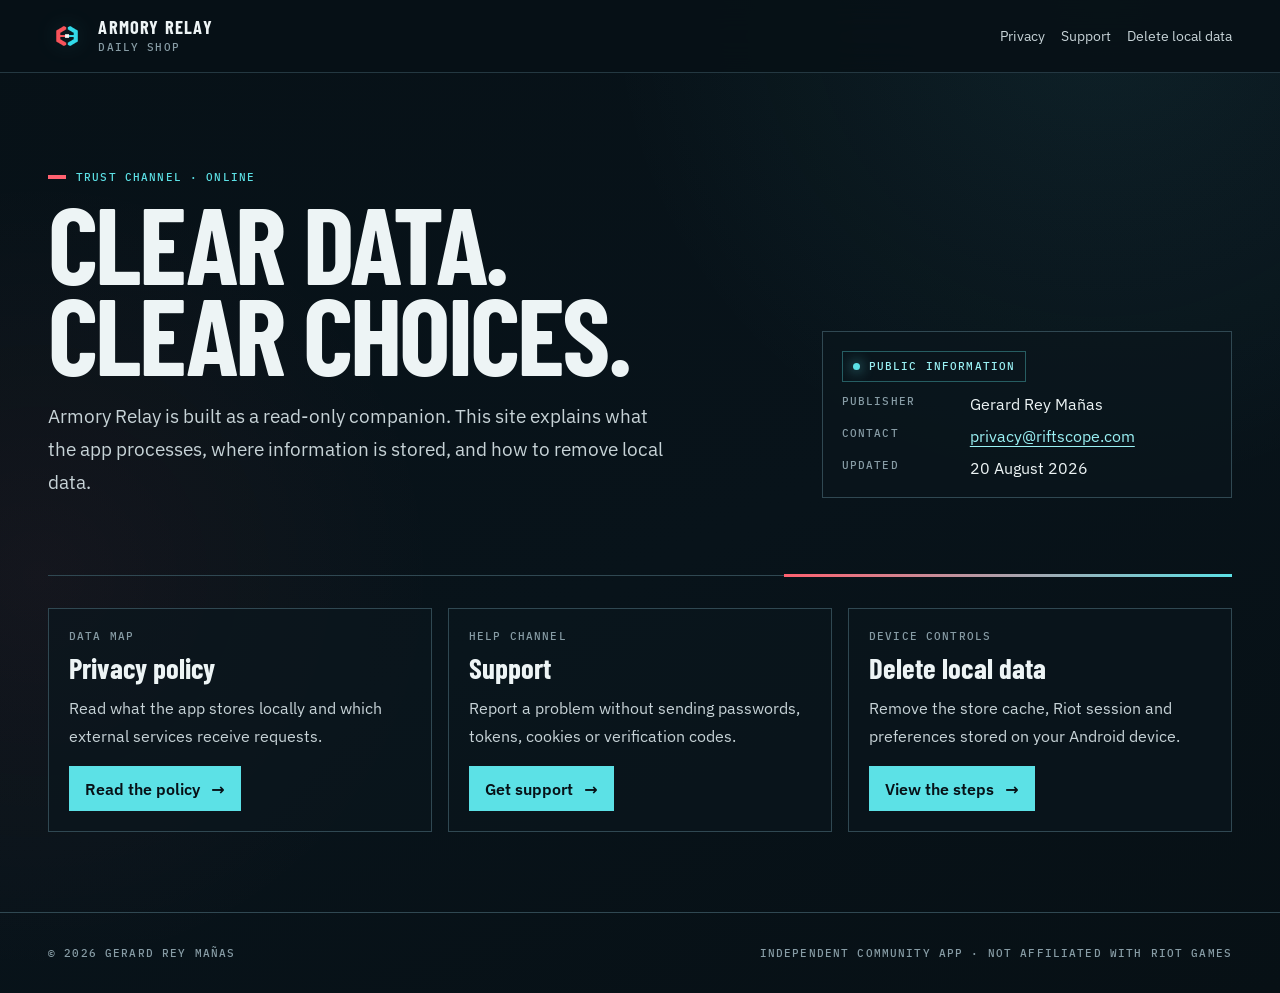
<file: index.html>
<!doctype html>
<html lang="en">
  <head>
    <meta charset="utf-8" />
    <meta name="viewport" content="width=device-width, initial-scale=1" />
    <meta name="theme-color" content="#071117" />
    <meta name="referrer" content="no-referrer" />
    <meta
      http-equiv="Content-Security-Policy"
      content="default-src 'none'; style-src 'self'; font-src 'self'; img-src 'self' data:; connect-src 'none'; base-uri 'none'; form-action 'none'; upgrade-insecure-requests"
    />
    <meta
      name="description"
      content="Privacy, support and local data controls for Armory Relay: Daily Shop."
    />
    <title>Armory Relay · Privacy &amp; Support</title>
    <link rel="stylesheet" href="./assets/styles.css" />
    <link rel="icon" type="image/png" href="./assets/armory-relay-mark.png" />
  </head>
  <body>
    <a class="skip-link" href="#main">Skip to content</a>
    <header class="site-header">
      <div class="site-header__inner">
        <a class="brand" href="./" aria-label="Armory Relay home">
          <img src="./assets/armory-relay-mark.png" alt="" />
          <span><strong>ARMORY RELAY</strong><small>DAILY SHOP</small></span>
        </a>
        <nav class="site-nav" aria-label="Support navigation">
          <a href="./privacy/">Privacy</a>
          <a href="./support/">Support</a>
          <a href="./data-deletion/">Delete local data</a>
        </nav>
      </div>
    </header>

    <main id="main" class="page-shell">
      <section class="hero">
        <div>
          <span class="eyebrow">Trust channel · online</span>
          <h1>Clear data. Clear choices.</h1>
          <p class="hero-copy">
            Armory Relay is built as a read-only companion. This site explains
            what the app processes, where information is stored, and how to
            remove local data.
          </p>
        </div>
        <aside class="hero-meta" aria-label="Publisher details">
          <span class="status-chip">Public information</span>
          <dl class="fact">
            <dt>Publisher</dt>
            <dd>Gerard Rey Mañas</dd>
          </dl>
          <dl class="fact">
            <dt>Contact</dt>
            <dd>
              <a href="mailto:privacy@riftscope.com">privacy@riftscope.com</a>
            </dd>
          </dl>
          <dl class="fact">
            <dt>Updated</dt>
            <dd>20 August 2026</dd>
          </dl>
        </aside>
      </section>

      <div class="info-grid">
        <article class="info-card">
          <span class="section-label">Data map</span>
          <h2>Privacy policy</h2>
          <p>
            Read what the app stores locally and which external services receive
            requests.
          </p>
          <a class="action-link" href="./privacy/">Read the policy</a>
        </article>
        <article class="info-card">
          <span class="section-label">Help channel</span>
          <h2>Support</h2>
          <p>
            Report a problem without sending passwords, tokens, cookies or
            verification codes.
          </p>
          <a class="action-link" href="./support/">Get support</a>
        </article>
        <article class="info-card">
          <span class="section-label">Device controls</span>
          <h2>Delete local data</h2>
          <p>
            Remove the store cache, Riot session and preferences stored on your
            Android device.
          </p>
          <a class="action-link" href="./data-deletion/">View the steps</a>
        </article>
      </div>
    </main>

    <footer class="site-footer">
      <div class="site-footer__inner">
        <p>© 2026 Gerard Rey Mañas</p>
        <p>Independent community app · Not affiliated with Riot Games</p>
      </div>
    </footer>
  </body>
</html>
</file>
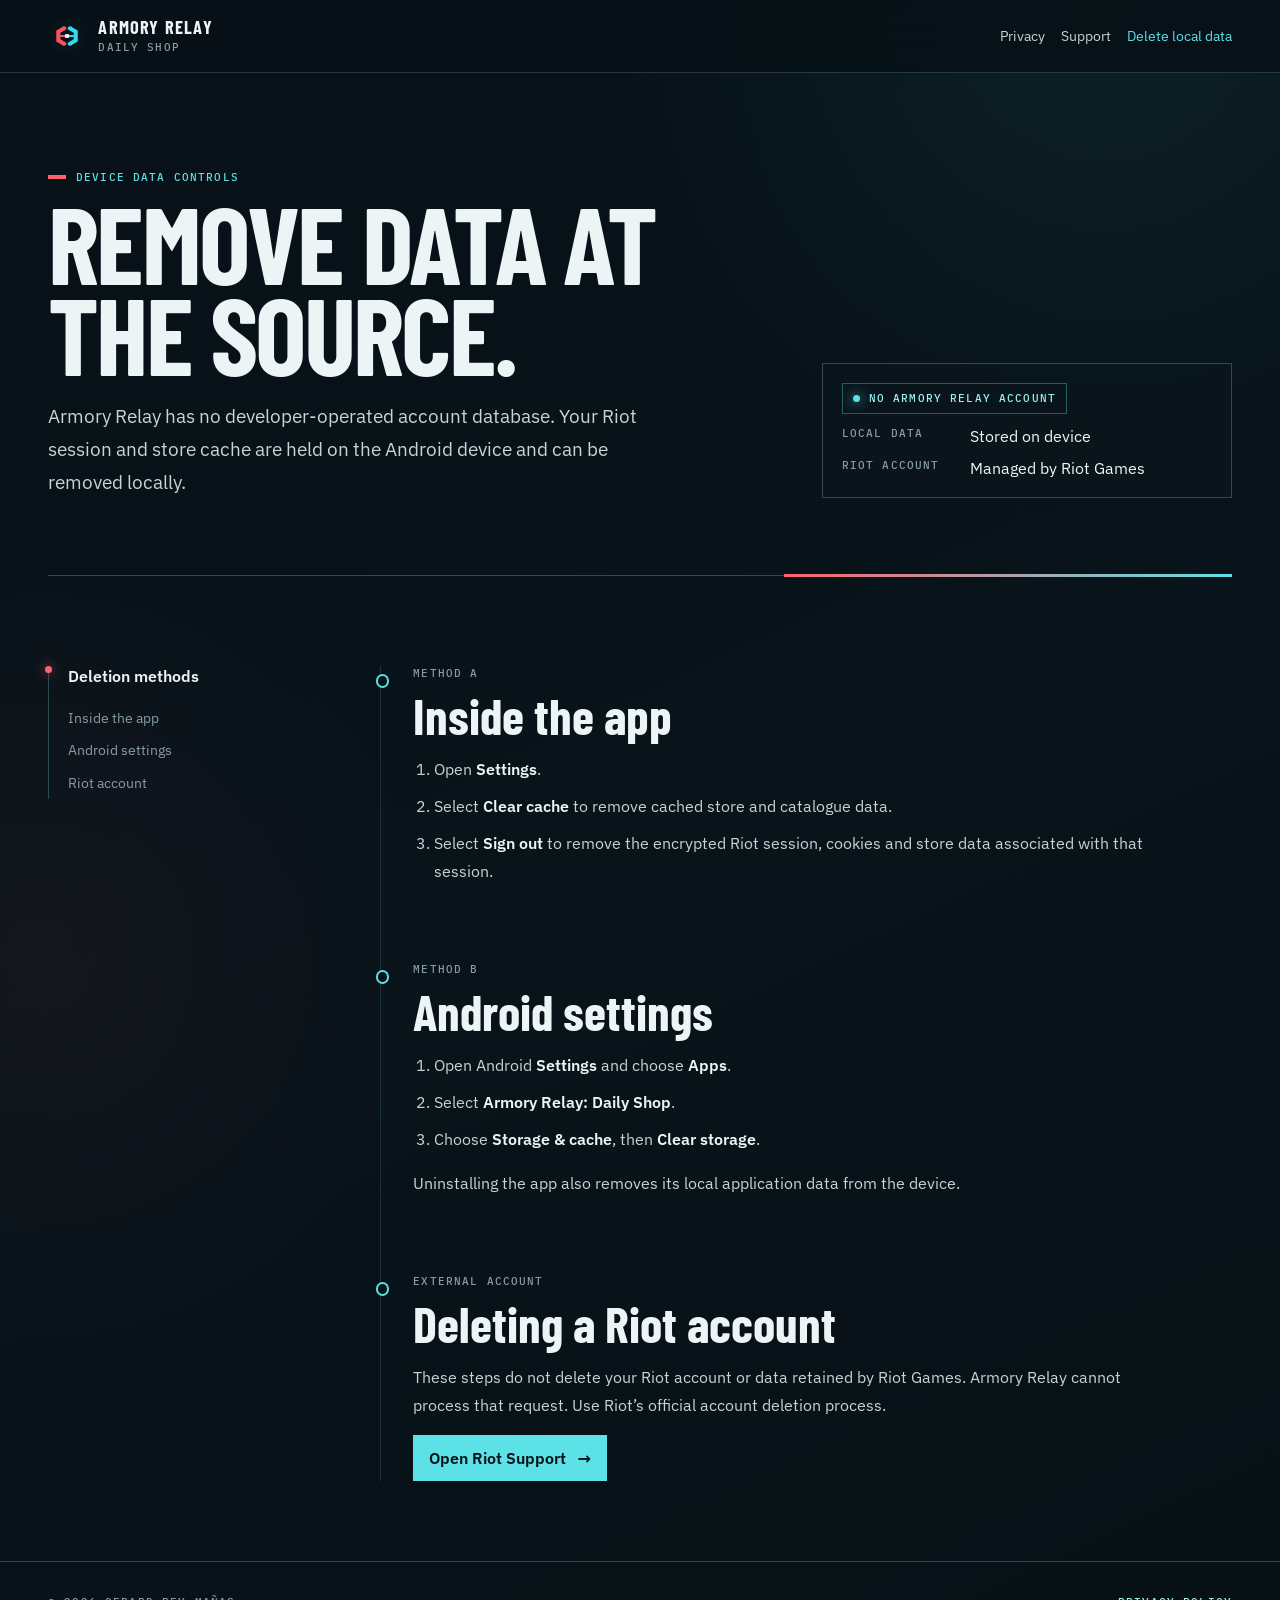
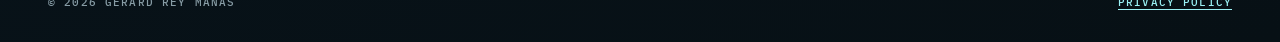
<file: data-deletion/index.html>
<!doctype html>
<html lang="en">
  <head>
    <meta charset="utf-8" />
    <meta name="viewport" content="width=device-width, initial-scale=1" />
    <meta name="theme-color" content="#071117" />
    <meta name="referrer" content="no-referrer" />
    <meta
      http-equiv="Content-Security-Policy"
      content="default-src 'none'; style-src 'self'; font-src 'self'; img-src 'self' data:; connect-src 'none'; base-uri 'none'; form-action 'none'; upgrade-insecure-requests"
    />
    <meta
      name="description"
      content="How to delete local data stored by Armory Relay: Daily Shop."
    />
    <title>Delete local data · Armory Relay</title>
    <link rel="stylesheet" href="../assets/styles.css" />
    <link rel="icon" type="image/png" href="../assets/armory-relay-mark.png" />
  </head>
  <body>
    <a class="skip-link" href="#main">Skip to content</a>
    <header class="site-header">
      <div class="site-header__inner">
        <a class="brand" href="../" aria-label="Armory Relay home">
          <img src="../assets/armory-relay-mark.png" alt="" />
          <span><strong>ARMORY RELAY</strong><small>DAILY SHOP</small></span>
        </a>
        <nav class="site-nav" aria-label="Support navigation">
          <a href="../privacy/">Privacy</a>
          <a href="../support/">Support</a>
          <a href="./" aria-current="page">Delete local data</a>
        </nav>
      </div>
    </header>

    <main id="main" class="page-shell">
      <section class="hero">
        <div>
          <span class="eyebrow">Device data controls</span>
          <h1>Remove data at the source.</h1>
          <p class="hero-copy">
            Armory Relay has no developer-operated account database. Your Riot
            session and store cache are held on the Android device and can be
            removed locally.
          </p>
        </div>
        <aside class="hero-meta" aria-label="Deletion scope">
          <span class="status-chip">No Armory Relay account</span>
          <dl class="fact">
            <dt>Local data</dt>
            <dd>Stored on device</dd>
          </dl>
          <dl class="fact">
            <dt>Riot account</dt>
            <dd>Managed by Riot Games</dd>
          </dl>
        </aside>
      </section>

      <div class="policy-grid">
        <aside class="policy-rail" aria-label="Deletion methods">
          <strong>Deletion methods</strong>
          <a href="#app-controls">Inside the app</a>
          <a href="#android-controls">Android settings</a>
          <a href="#riot-account">Riot account</a>
        </aside>
        <div class="policy-content">
          <section id="app-controls" class="policy-section">
            <span class="section-label">Method A</span>
            <h2>Inside the app</h2>
            <ol>
              <li>Open <strong>Settings</strong>.</li>
              <li>
                Select <strong>Clear cache</strong> to remove cached store and
                catalogue data.
              </li>
              <li>
                Select <strong>Sign out</strong> to remove the encrypted Riot
                session, cookies and store data associated with that session.
              </li>
            </ol>
          </section>

          <section id="android-controls" class="policy-section">
            <span class="section-label">Method B</span>
            <h2>Android settings</h2>
            <ol>
              <li>
                Open Android <strong>Settings</strong> and choose
                <strong>Apps</strong>.
              </li>
              <li>Select <strong>Armory Relay: Daily Shop</strong>.</li>
              <li>
                Choose <strong>Storage &amp; cache</strong>, then
                <strong>Clear storage</strong>.
              </li>
            </ol>
            <p>
              Uninstalling the app also removes its local application data from
              the device.
            </p>
          </section>

          <section id="riot-account" class="policy-section">
            <span class="section-label">External account</span>
            <h2>Deleting a Riot account</h2>
            <p>
              These steps do not delete your Riot account or data retained by
              Riot Games. Armory Relay cannot process that request. Use Riot’s
              official account deletion process.
            </p>
            <a
              class="action-link"
              href="https://support.riotgames.com/en-us/riot/account/deleting-your-riot-account-and-all-your-data"
              rel="noopener noreferrer external"
            >
              Open Riot Support
            </a>
          </section>
        </div>
      </div>
    </main>

    <footer class="site-footer">
      <div class="site-footer__inner">
        <p>© 2026 Gerard Rey Mañas</p>
        <p><a href="../privacy/">Privacy policy</a></p>
      </div>
    </footer>
  </body>
</html>
</file>
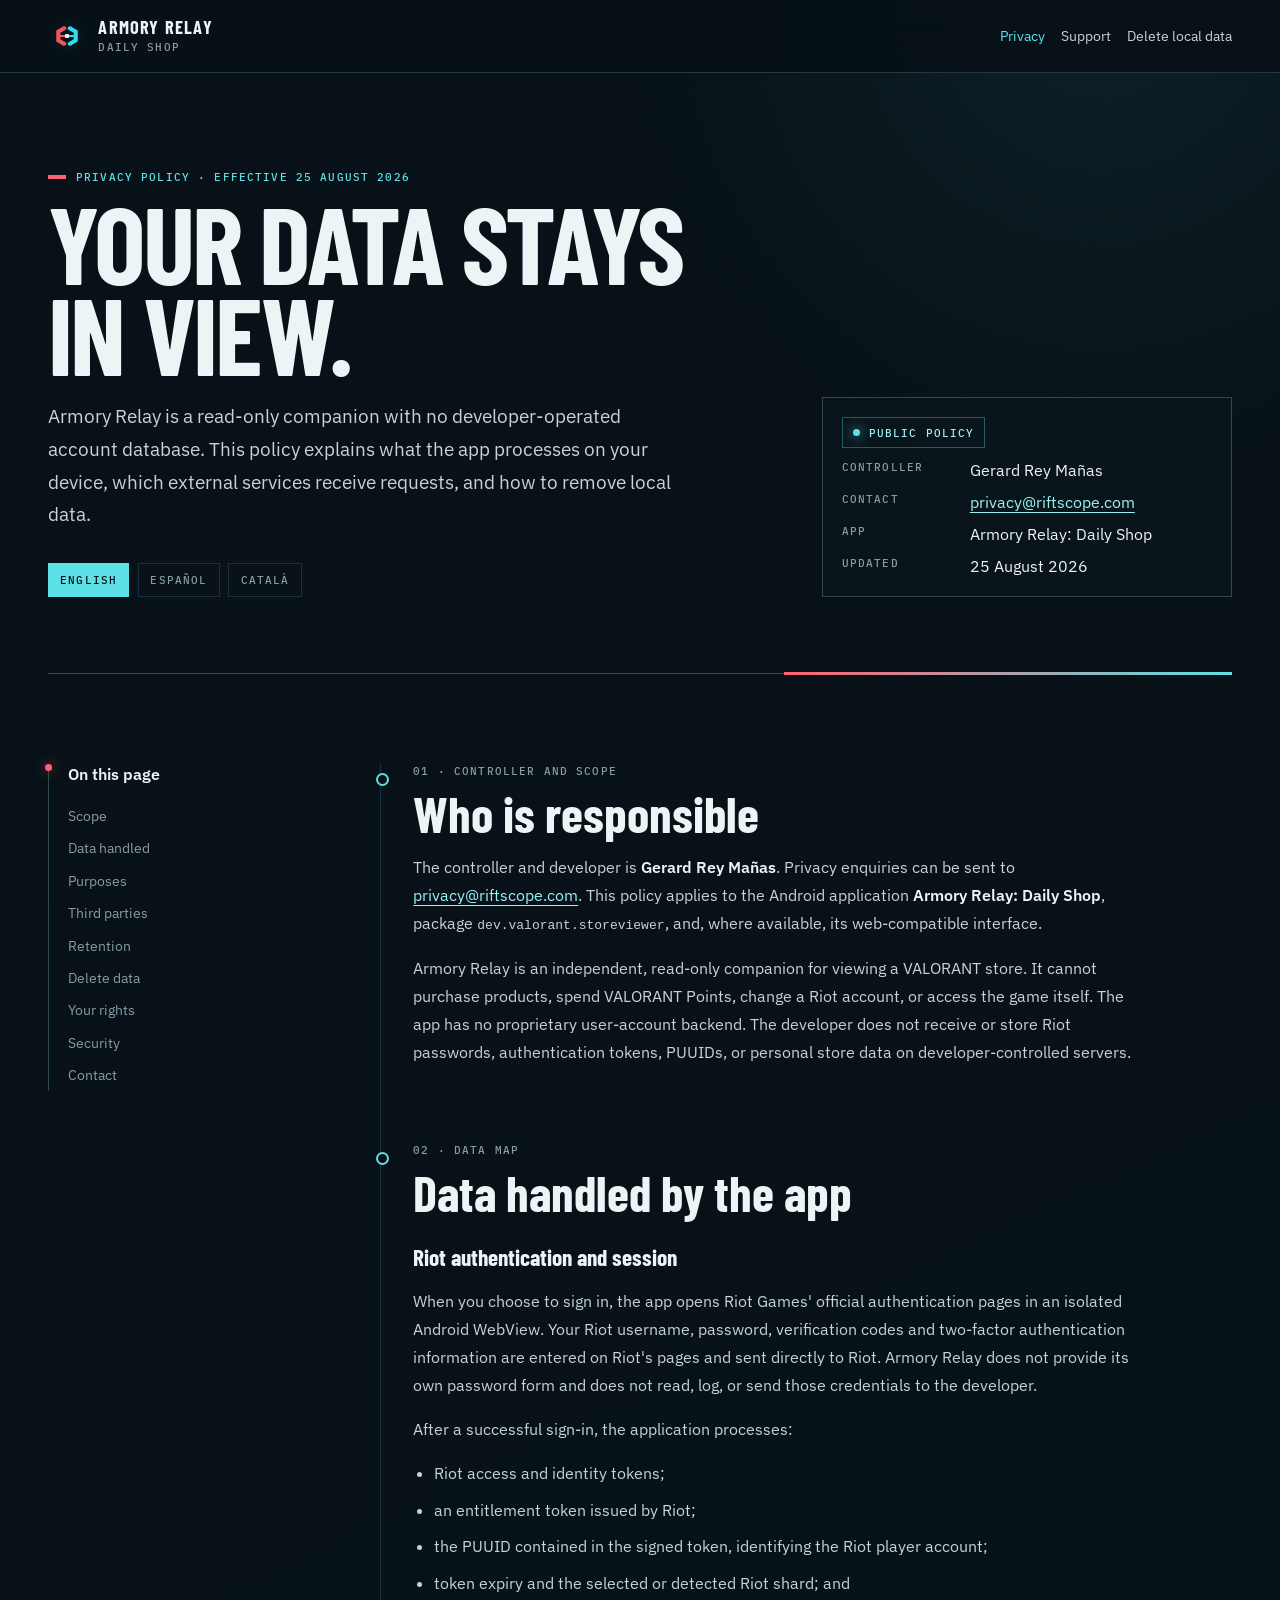
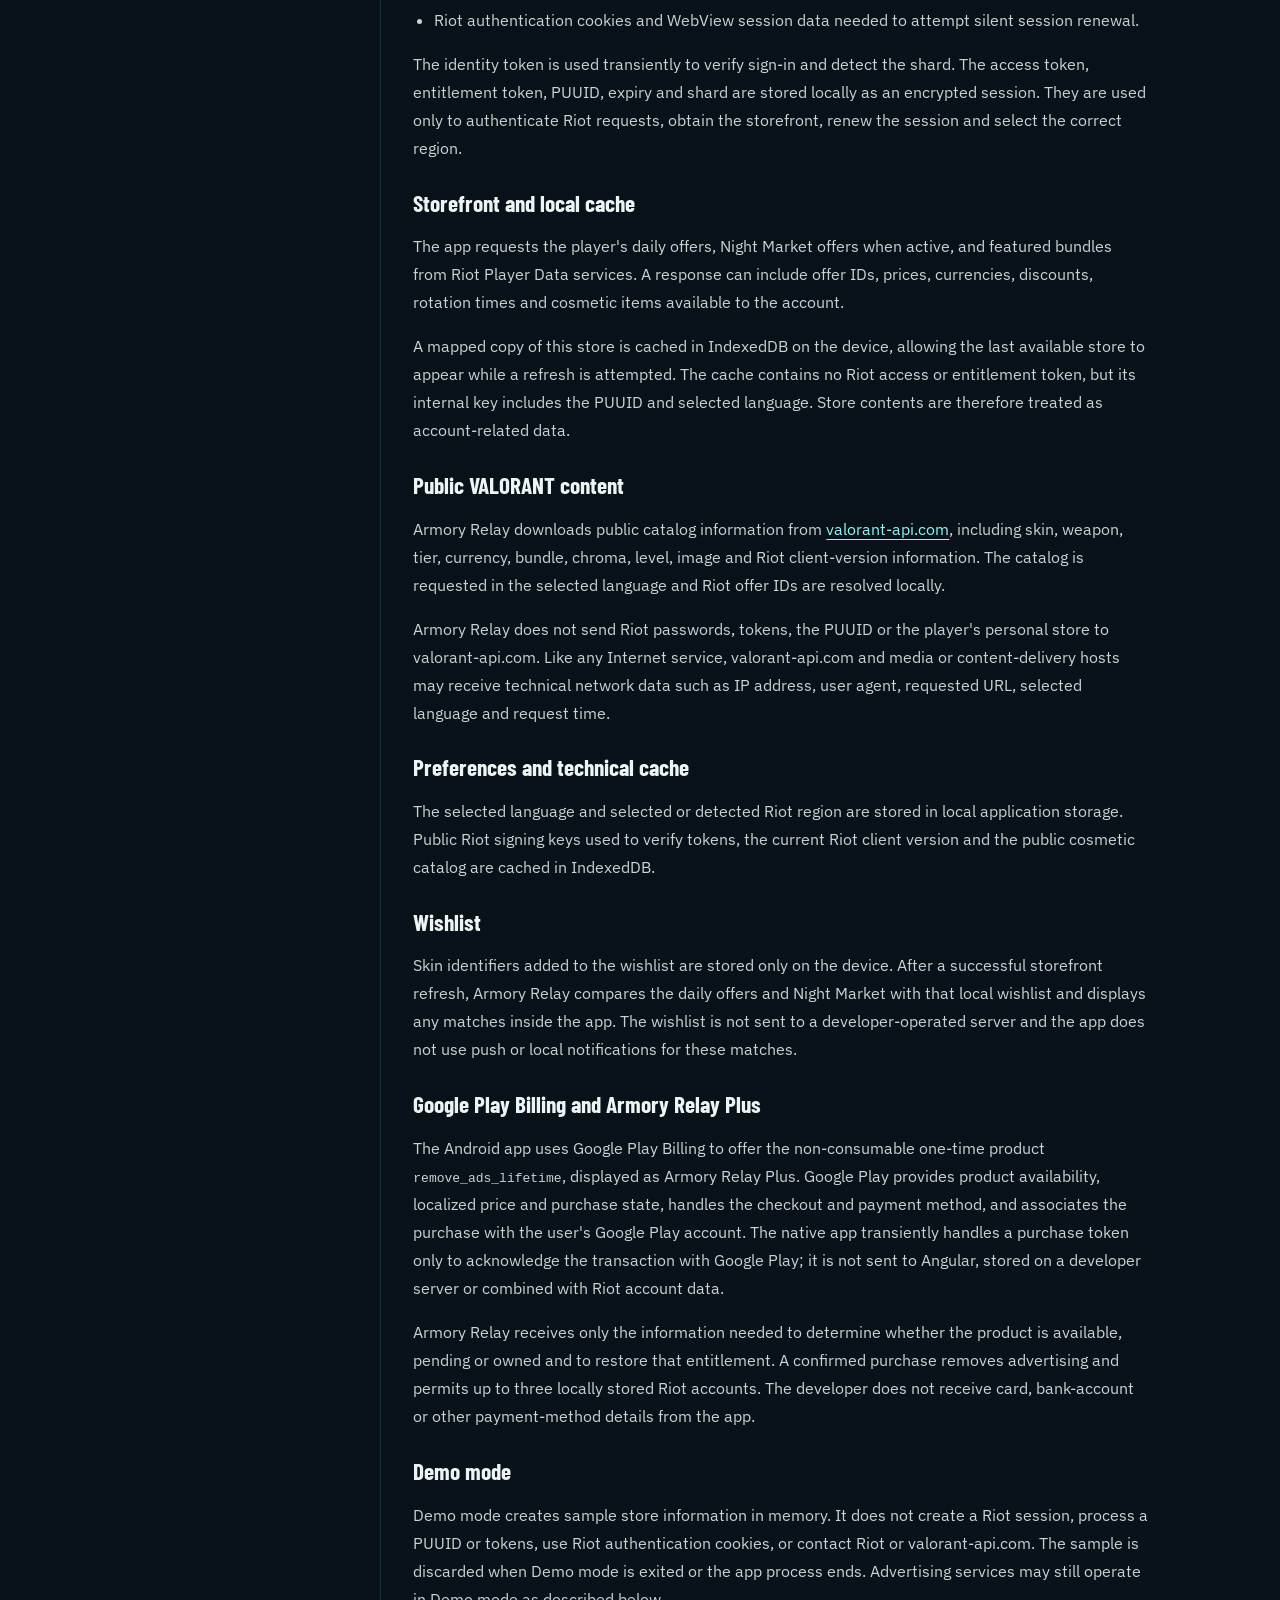
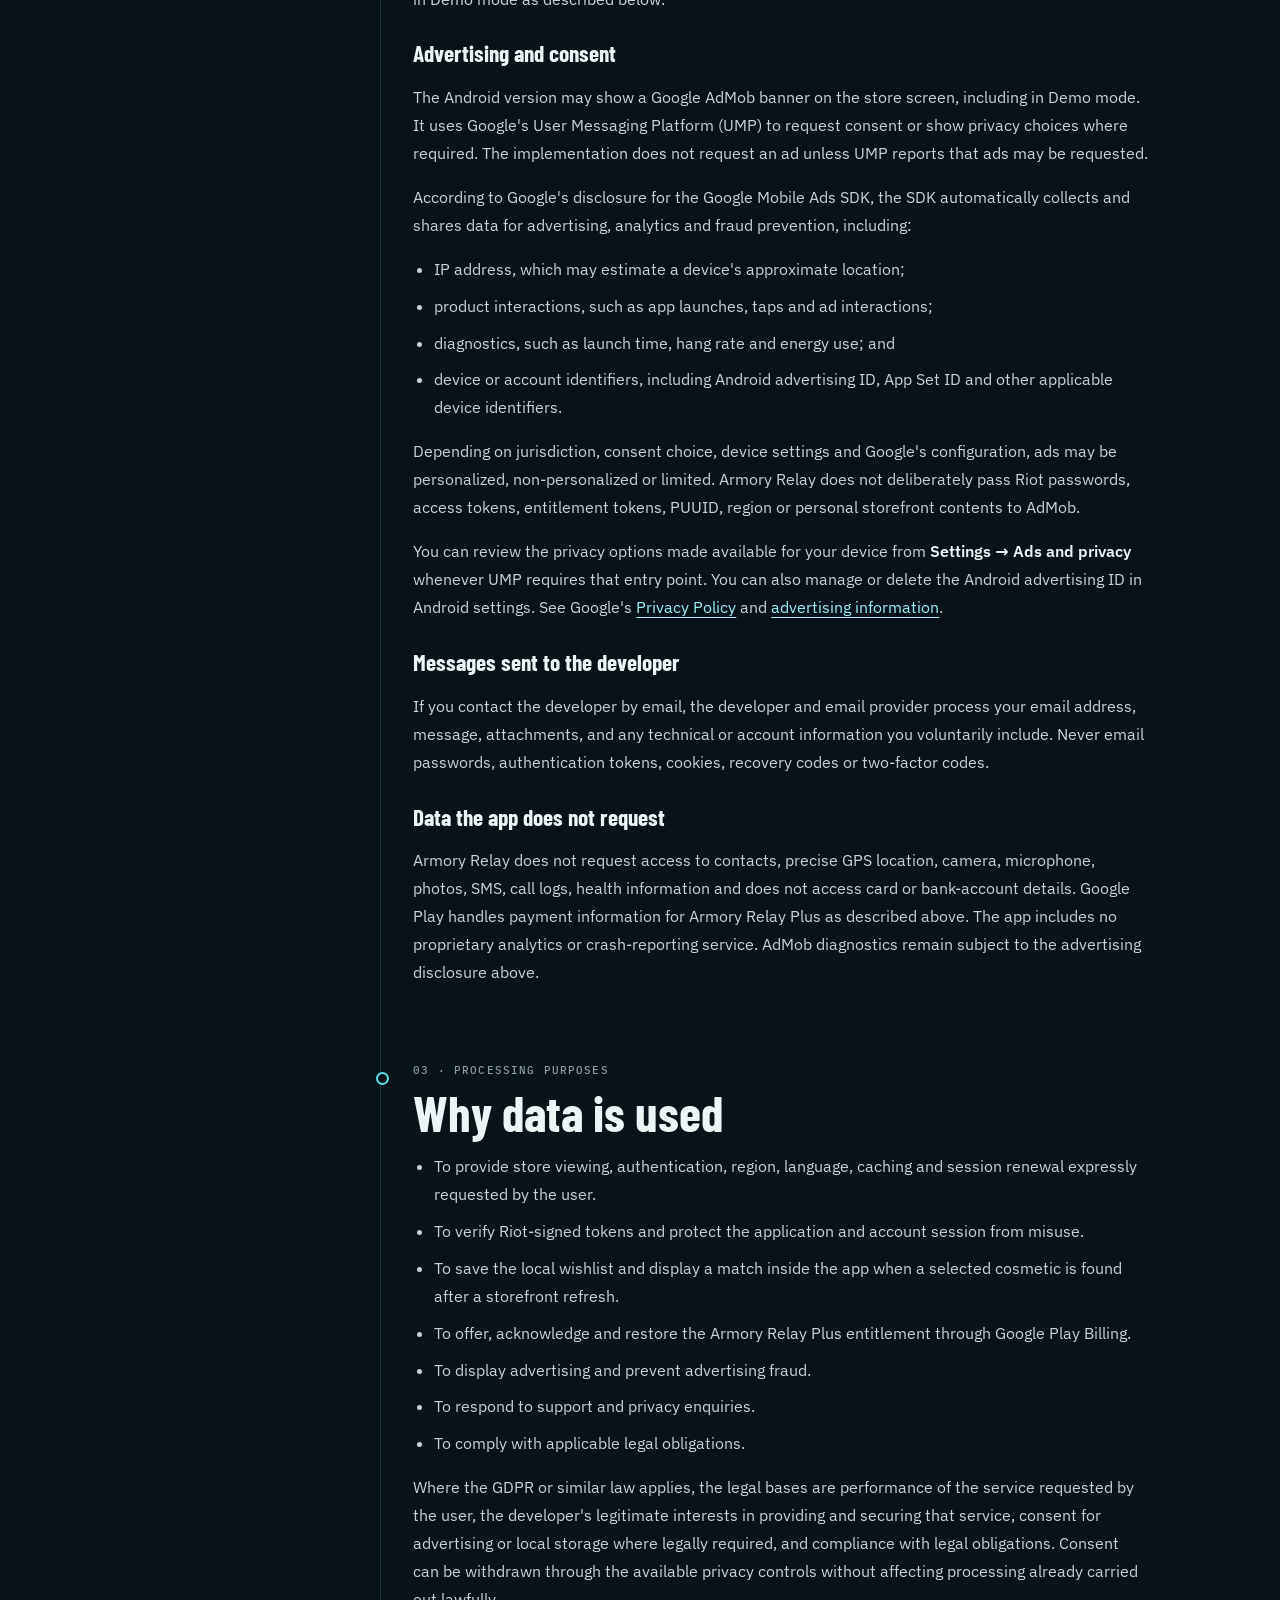
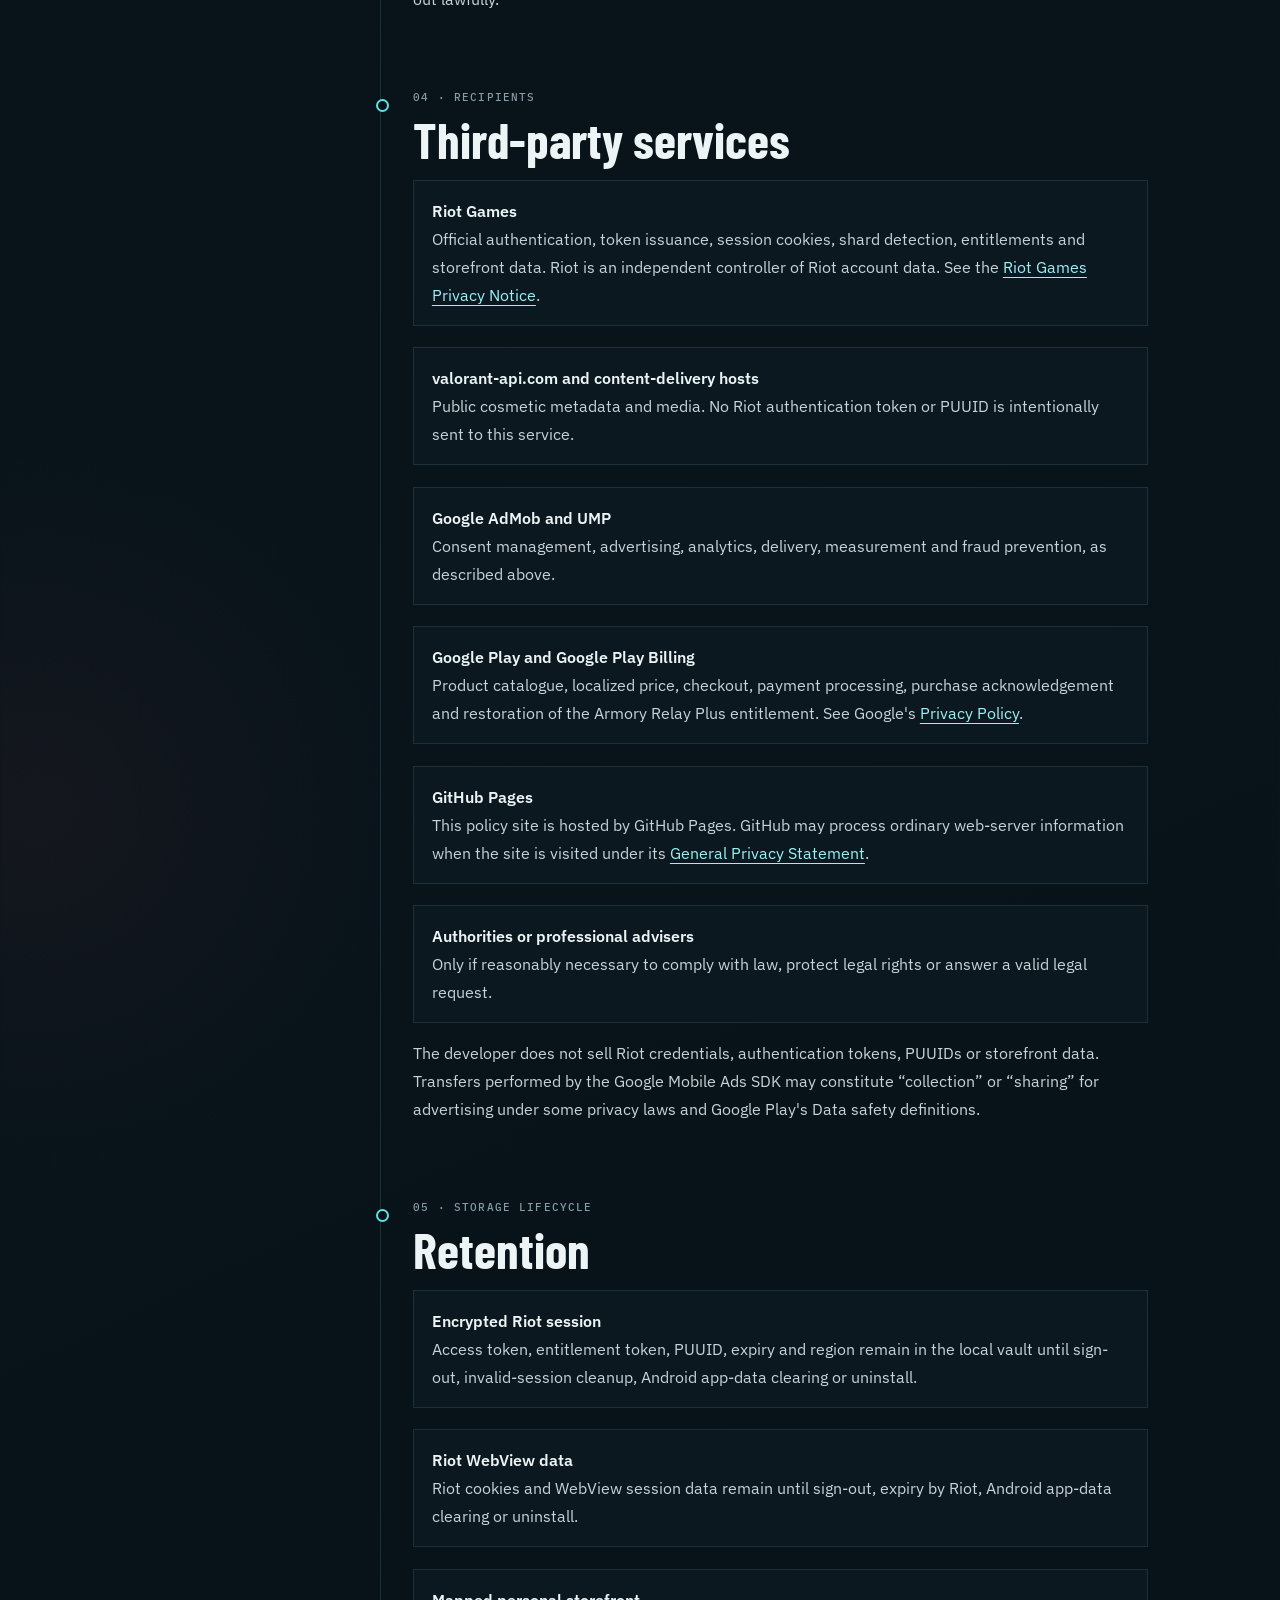
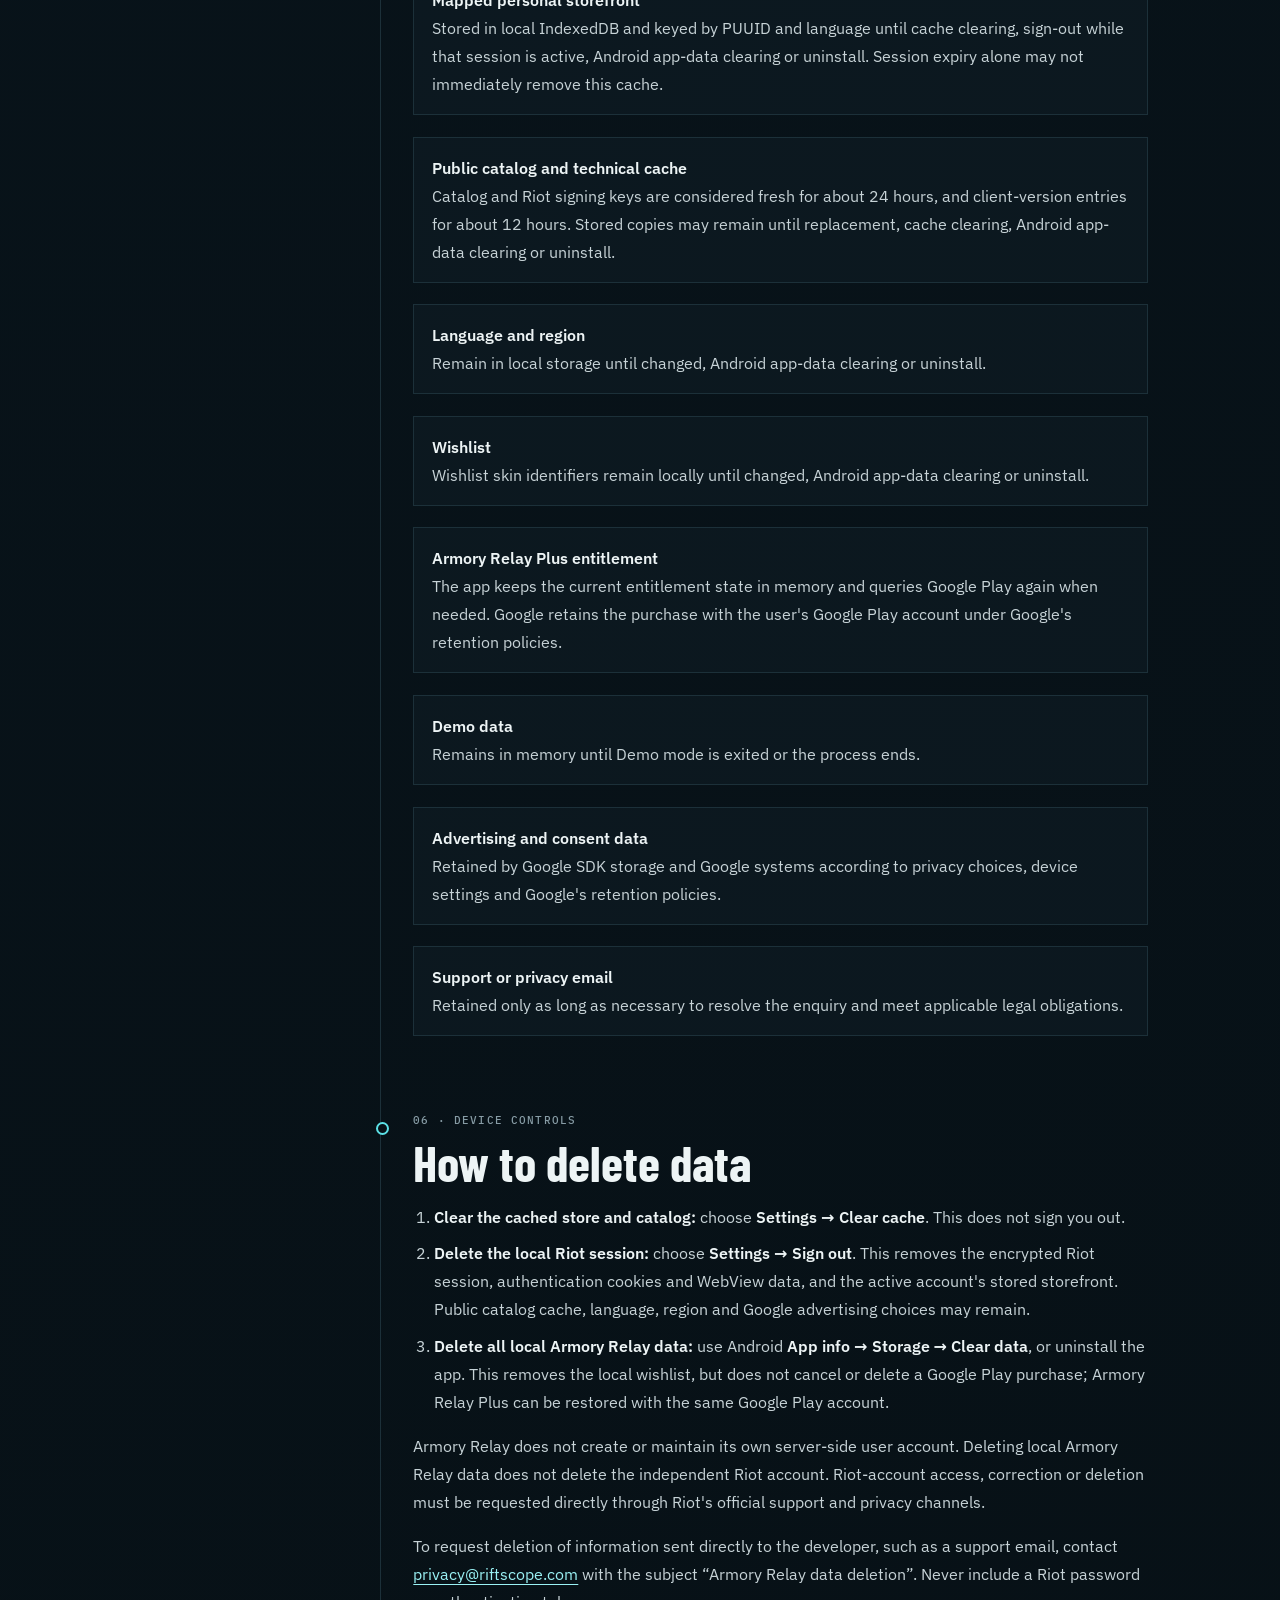
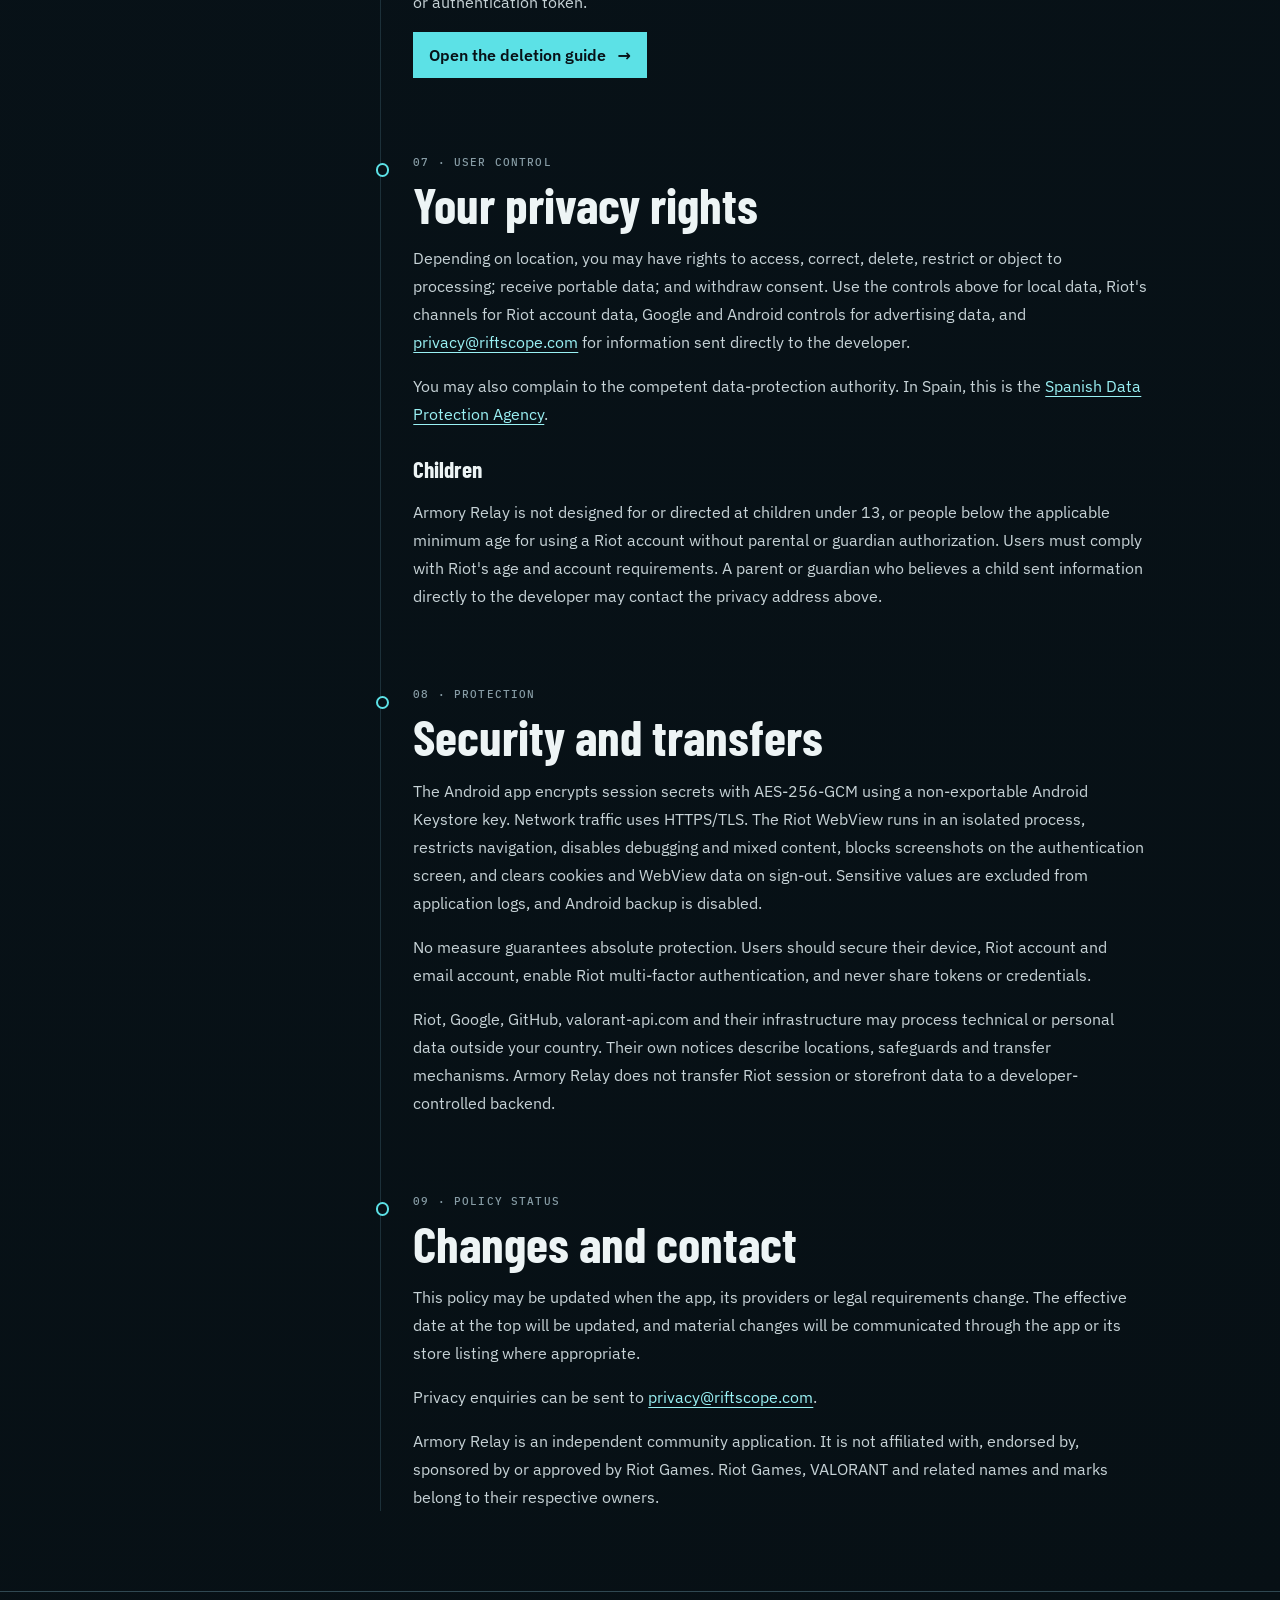
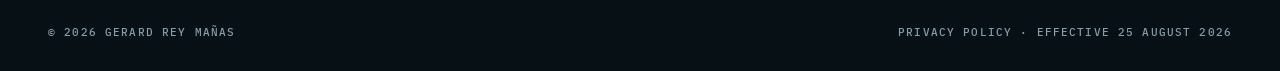
<file: privacy/index.html>
<!doctype html>
<html lang="en">
  <head>
    <meta charset="utf-8" />
    <meta name="viewport" content="width=device-width, initial-scale=1" />
    <meta name="theme-color" content="#071117" />
    <meta name="referrer" content="no-referrer" />
    <meta
      http-equiv="Content-Security-Policy"
      content="default-src 'none'; style-src 'self'; font-src 'self'; img-src 'self' data:; connect-src 'none'; base-uri 'none'; form-action 'none'; upgrade-insecure-requests"
    />
    <meta
      name="description"
      content="Privacy Policy for Armory Relay: Daily Shop, including Riot sign-in, local storage, content services and advertising."
    />
    <title>Privacy Policy · Armory Relay</title>
    <link rel="canonical" href="https://gerardrey.github.io/privacy/" />
    <link
      rel="alternate"
      hreflang="en"
      href="https://gerardrey.github.io/privacy/"
    />
    <link
      rel="alternate"
      hreflang="es"
      href="https://gerardrey.github.io/privacy/es/"
    />
    <link
      rel="alternate"
      hreflang="ca"
      href="https://gerardrey.github.io/privacy/ca/"
    />
    <link
      rel="alternate"
      hreflang="x-default"
      href="https://gerardrey.github.io/privacy/"
    />
    <link rel="stylesheet" href="../assets/styles.css" />
    <link rel="icon" type="image/png" href="../assets/armory-relay-mark.png" />
  </head>
  <body>
    <a class="skip-link" href="#main">Skip to content</a>
    <header class="site-header">
      <div class="site-header__inner">
        <a class="brand" href="../" aria-label="Armory Relay home">
          <img src="../assets/armory-relay-mark.png" alt="" />
          <span><strong>ARMORY RELAY</strong><small>DAILY SHOP</small></span>
        </a>
        <nav class="site-nav" aria-label="Support navigation">
          <a href="./" aria-current="page">Privacy</a>
          <a href="../support/">Support</a>
          <a href="../data-deletion/">Delete local data</a>
        </nav>
      </div>
    </header>

    <main id="main" class="page-shell">
      <section class="hero">
        <div>
          <span class="eyebrow">Privacy policy · effective 25 August 2026</span>
          <h1>Your data stays in view.</h1>
          <p class="hero-copy">
            Armory Relay is a read-only companion with no developer-operated
            account database. This policy explains what the app processes on
            your device, which external services receive requests, and how to
            remove local data.
          </p>
          <nav class="language-nav" aria-label="Policy language">
            <a href="./" lang="en" aria-current="page">English</a>
            <a href="./es/" lang="es">Español</a>
            <a href="./ca/" lang="ca">Català</a>
          </nav>
        </div>
        <aside class="hero-meta" aria-label="Policy details">
          <span class="status-chip">Public policy</span>
          <dl class="fact">
            <dt>Controller</dt>
            <dd>Gerard Rey Mañas</dd>
          </dl>
          <dl class="fact">
            <dt>Contact</dt>
            <dd>
              <a href="mailto:privacy@riftscope.com">privacy@riftscope.com</a>
            </dd>
          </dl>
          <dl class="fact">
            <dt>App</dt>
            <dd>Armory Relay: Daily Shop</dd>
          </dl>
          <dl class="fact">
            <dt>Updated</dt>
            <dd>25 August 2026</dd>
          </dl>
        </aside>
      </section>

      <div class="policy-grid">
        <aside class="policy-rail" aria-label="On this page">
          <strong>On this page</strong>
          <a href="#scope">Scope</a>
          <a href="#data">Data handled</a>
          <a href="#purposes">Purposes</a>
          <a href="#services">Third parties</a>
          <a href="#retention">Retention</a>
          <a href="#deletion">Delete data</a>
          <a href="#rights">Your rights</a>
          <a href="#security">Security</a>
          <a href="#contact">Contact</a>
        </aside>

        <div class="policy-content">
          <section id="scope" class="policy-section">
            <span class="section-label">01 · Controller and scope</span>
            <h2>Who is responsible</h2>
            <p>
              The controller and developer is <strong>Gerard Rey Mañas</strong>.
              Privacy enquiries can be sent to
              <a href="mailto:privacy@riftscope.com">privacy@riftscope.com</a>.
              This policy applies to the Android application
              <strong>Armory Relay: Daily Shop</strong>, package
              <code>dev.valorant.storeviewer</code>, and, where available, its
              web-compatible interface.
            </p>
            <p>
              Armory Relay is an independent, read-only companion for viewing a
              VALORANT store. It cannot purchase products, spend VALORANT
              Points, change a Riot account, or access the game itself. The app
              has no proprietary user-account backend. The developer does not
              receive or store Riot passwords, authentication tokens, PUUIDs, or
              personal store data on developer-controlled servers.
            </p>
          </section>

          <section id="data" class="policy-section">
            <span class="section-label">02 · Data map</span>
            <h2>Data handled by the app</h2>

            <h3>Riot authentication and session</h3>
            <p>
              When you choose to sign in, the app opens Riot Games' official
              authentication pages in an isolated Android WebView. Your Riot
              username, password, verification codes and two-factor
              authentication information are entered on Riot's pages and sent
              directly to Riot. Armory Relay does not provide its own password
              form and does not read, log, or send those credentials to the
              developer.
            </p>
            <p>After a successful sign-in, the application processes:</p>
            <ul>
              <li>Riot access and identity tokens;</li>
              <li>an entitlement token issued by Riot;</li>
              <li>
                the PUUID contained in the signed token, identifying the Riot
                player account;
              </li>
              <li>token expiry and the selected or detected Riot shard; and</li>
              <li>
                Riot authentication cookies and WebView session data needed to
                attempt silent session renewal.
              </li>
            </ul>
            <p>
              The identity token is used transiently to verify sign-in and
              detect the shard. The access token, entitlement token, PUUID,
              expiry and shard are stored locally as an encrypted session. They
              are used only to authenticate Riot requests, obtain the
              storefront, renew the session and select the correct region.
            </p>

            <h3>Storefront and local cache</h3>
            <p>
              The app requests the player's daily offers, Night Market offers
              when active, and featured bundles from Riot Player Data services.
              A response can include offer IDs, prices, currencies, discounts,
              rotation times and cosmetic items available to the account.
            </p>
            <p>
              A mapped copy of this store is cached in IndexedDB on the device,
              allowing the last available store to appear while a refresh is
              attempted. The cache contains no Riot access or entitlement token,
              but its internal key includes the PUUID and selected language.
              Store contents are therefore treated as account-related data.
            </p>

            <h3>Public VALORANT content</h3>
            <p>
              Armory Relay downloads public catalog information from
              <a
                href="https://valorant-api.com/"
                rel="noopener noreferrer external"
                >valorant-api.com</a
              >, including skin, weapon, tier, currency, bundle, chroma, level,
              image and Riot client-version information. The catalog is
              requested in the selected language and Riot offer IDs are resolved
              locally.
            </p>
            <p>
              Armory Relay does not send Riot passwords, tokens, the PUUID or
              the player's personal store to valorant-api.com. Like any Internet
              service, valorant-api.com and media or content-delivery hosts may
              receive technical network data such as IP address, user agent,
              requested URL, selected language and request time.
            </p>

            <h3>Preferences and technical cache</h3>
            <p>
              The selected language and selected or detected Riot region are
              stored in local application storage. Public Riot signing keys used
              to verify tokens, the current Riot client version and the public
              cosmetic catalog are cached in IndexedDB.
            </p>

            <h3>Wishlist</h3>
            <p>
              Skin identifiers added to the wishlist are stored only on the
              device. After a successful storefront refresh, Armory Relay
              compares the daily offers and Night Market with that local
              wishlist and displays any matches inside the app. The wishlist is
              not sent to a developer-operated server and the app does not use
              push or local notifications for these matches.
            </p>

            <h3>Google Play Billing and Armory Relay Plus</h3>
            <p>
              The Android app uses Google Play Billing to offer the
              non-consumable one-time product <code>remove_ads_lifetime</code>,
              displayed as Armory Relay Plus. Google Play provides product
              availability, localized price and purchase state, handles the
              checkout and payment method, and associates the purchase with the
              user's Google Play account. The native app transiently handles a
              purchase token only to acknowledge the transaction with Google
              Play; it is not sent to Angular, stored on a developer server or
              combined with Riot account data.
            </p>
            <p>
              Armory Relay receives only the information needed to determine
              whether the product is available, pending or owned and to restore
              that entitlement. A confirmed purchase removes advertising and
              permits up to three locally stored Riot accounts. The developer
              does not receive card, bank-account or other payment-method
              details from the app.
            </p>

            <h3>Demo mode</h3>
            <p>
              Demo mode creates sample store information in memory. It does not
              create a Riot session, process a PUUID or tokens, use Riot
              authentication cookies, or contact Riot or valorant-api.com. The
              sample is discarded when Demo mode is exited or the app process
              ends. Advertising services may still operate in Demo mode as
              described below.
            </p>

            <h3>Advertising and consent</h3>
            <p>
              The Android version may show a Google AdMob banner on the store
              screen, including in Demo mode. It uses Google's User Messaging
              Platform (UMP) to request consent or show privacy choices where
              required. The implementation does not request an ad unless UMP
              reports that ads may be requested.
            </p>
            <p>
              According to Google's disclosure for the Google Mobile Ads SDK,
              the SDK automatically collects and shares data for advertising,
              analytics and fraud prevention, including:
            </p>
            <ul>
              <li>
                IP address, which may estimate a device's approximate location;
              </li>
              <li>
                product interactions, such as app launches, taps and ad
                interactions;
              </li>
              <li>
                diagnostics, such as launch time, hang rate and energy use; and
              </li>
              <li>
                device or account identifiers, including Android advertising ID,
                App Set ID and other applicable device identifiers.
              </li>
            </ul>
            <p>
              Depending on jurisdiction, consent choice, device settings and
              Google's configuration, ads may be personalized, non-personalized
              or limited. Armory Relay does not deliberately pass Riot
              passwords, access tokens, entitlement tokens, PUUID, region or
              personal storefront contents to AdMob.
            </p>
            <p>
              You can review the privacy options made available for your device
              from
              <strong>Settings → Ads and privacy</strong> whenever UMP requires
              that entry point. You can also manage or delete the Android
              advertising ID in Android settings. See Google's
              <a
                href="https://policies.google.com/privacy"
                rel="noopener noreferrer external"
                >Privacy Policy</a
              >
              and
              <a
                href="https://policies.google.com/technologies/ads"
                rel="noopener noreferrer external"
                >advertising information</a
              >.
            </p>

            <h3>Messages sent to the developer</h3>
            <p>
              If you contact the developer by email, the developer and email
              provider process your email address, message, attachments, and any
              technical or account information you voluntarily include. Never
              email passwords, authentication tokens, cookies, recovery codes or
              two-factor codes.
            </p>

            <h3>Data the app does not request</h3>
            <p>
              Armory Relay does not request access to contacts, precise GPS
              location, camera, microphone, photos, SMS, call logs, health
              information and does not access card or bank-account details.
              Google Play handles payment information for Armory Relay Plus as
              described above. The app includes no proprietary analytics or
              crash-reporting service. AdMob diagnostics remain subject to the
              advertising disclosure above.
            </p>
          </section>

          <section id="purposes" class="policy-section">
            <span class="section-label">03 · Processing purposes</span>
            <h2>Why data is used</h2>
            <ul>
              <li>
                To provide store viewing, authentication, region, language,
                caching and session renewal expressly requested by the user.
              </li>
              <li>
                To verify Riot-signed tokens and protect the application and
                account session from misuse.
              </li>
              <li>
                To save the local wishlist and display a match inside the app
                when a selected cosmetic is found after a storefront refresh.
              </li>
              <li>
                To offer, acknowledge and restore the Armory Relay Plus
                entitlement through Google Play Billing.
              </li>
              <li>To display advertising and prevent advertising fraud.</li>
              <li>To respond to support and privacy enquiries.</li>
              <li>To comply with applicable legal obligations.</li>
            </ul>
            <p>
              Where the GDPR or similar law applies, the legal bases are
              performance of the service requested by the user, the developer's
              legitimate interests in providing and securing that service,
              consent for advertising or local storage where legally required,
              and compliance with legal obligations. Consent can be withdrawn
              through the available privacy controls without affecting
              processing already carried out lawfully.
            </p>
          </section>

          <section id="services" class="policy-section">
            <span class="section-label">04 · Recipients</span>
            <h2>Third-party services</h2>
            <ul class="service-list">
              <li>
                <strong>Riot Games</strong><br />Official authentication, token
                issuance, session cookies, shard detection, entitlements and
                storefront data. Riot is an independent controller of Riot
                account data. See the
                <a
                  href="https://www.riotgames.com/en/privacy-notice"
                  rel="noopener noreferrer external"
                  >Riot Games Privacy Notice</a
                >.
              </li>
              <li>
                <strong>valorant-api.com and content-delivery hosts</strong
                ><br />Public cosmetic metadata and media. No Riot
                authentication token or PUUID is intentionally sent to this
                service.
              </li>
              <li>
                <strong>Google AdMob and UMP</strong><br />Consent management,
                advertising, analytics, delivery, measurement and fraud
                prevention, as described above.
              </li>
              <li>
                <strong>Google Play and Google Play Billing</strong><br />Product
                catalogue, localized price, checkout, payment processing,
                purchase acknowledgement and restoration of the Armory Relay
                Plus entitlement. See Google's
                <a
                  href="https://policies.google.com/privacy"
                  rel="noopener noreferrer external"
                  >Privacy Policy</a
                >.
              </li>
              <li>
                <strong>GitHub Pages</strong><br />This policy site is hosted by
                GitHub Pages. GitHub may process ordinary web-server information
                when the site is visited under its
                <a
                  href="https://docs.github.com/en/site-policy/privacy-policies/github-general-privacy-statement"
                  rel="noopener noreferrer external"
                  >General Privacy Statement</a
                >.
              </li>
              <li>
                <strong>Authorities or professional advisers</strong><br />Only
                if reasonably necessary to comply with law, protect legal rights
                or answer a valid legal request.
              </li>
            </ul>
            <p>
              The developer does not sell Riot credentials, authentication
              tokens, PUUIDs or storefront data. Transfers performed by the
              Google Mobile Ads SDK may constitute “collection” or “sharing” for
              advertising under some privacy laws and Google Play's Data safety
              definitions.
            </p>
          </section>

          <section id="retention" class="policy-section">
            <span class="section-label">05 · Storage lifecycle</span>
            <h2>Retention</h2>
            <ul class="service-list">
              <li>
                <strong>Encrypted Riot session</strong><br />Access token,
                entitlement token, PUUID, expiry and region remain in the local
                vault until sign-out, invalid-session cleanup, Android app-data
                clearing or uninstall.
              </li>
              <li>
                <strong>Riot WebView data</strong><br />Riot cookies and WebView
                session data remain until sign-out, expiry by Riot, Android
                app-data clearing or uninstall.
              </li>
              <li>
                <strong>Mapped personal storefront</strong><br />Stored in local
                IndexedDB and keyed by PUUID and language until cache clearing,
                sign-out while that session is active, Android app-data clearing
                or uninstall. Session expiry alone may not immediately remove
                this cache.
              </li>
              <li>
                <strong>Public catalog and technical cache</strong><br />Catalog
                and Riot signing keys are considered fresh for about 24 hours,
                and client-version entries for about 12 hours. Stored copies may
                remain until replacement, cache clearing, Android app-data
                clearing or uninstall.
              </li>
              <li>
                <strong>Language and region</strong><br />Remain in local
                storage until changed, Android app-data clearing or uninstall.
              </li>
              <li>
                <strong>Wishlist</strong><br />Wishlist skin identifiers remain
                locally until changed, Android app-data clearing or uninstall.
              </li>
              <li>
                <strong>Armory Relay Plus entitlement</strong><br />The app keeps
                the current entitlement state in memory and queries Google Play
                again when needed. Google retains the purchase with the user's
                Google Play account under Google's retention policies.
              </li>
              <li>
                <strong>Demo data</strong><br />Remains in memory until Demo
                mode is exited or the process ends.
              </li>
              <li>
                <strong>Advertising and consent data</strong><br />Retained by
                Google SDK storage and Google systems according to privacy
                choices, device settings and Google's retention policies.
              </li>
              <li>
                <strong>Support or privacy email</strong><br />Retained only as
                long as necessary to resolve the enquiry and meet applicable
                legal obligations.
              </li>
            </ul>
          </section>

          <section id="deletion" class="policy-section">
            <span class="section-label">06 · Device controls</span>
            <h2>How to delete data</h2>
            <ol>
              <li>
                <strong>Clear the cached store and catalog:</strong> choose
                <strong>Settings → Clear cache</strong>. This does not sign you
                out.
              </li>
              <li>
                <strong>Delete the local Riot session:</strong> choose
                <strong>Settings → Sign out</strong>. This removes the encrypted
                Riot session, authentication cookies and WebView data, and the
                active account's stored storefront. Public catalog cache,
                language, region and Google advertising choices may remain.
              </li>
              <li>
                <strong>Delete all local Armory Relay data:</strong> use Android
                <strong>App info → Storage → Clear data</strong>, or uninstall
                the app. This removes the local wishlist, but does not cancel or
                delete a Google Play purchase; Armory Relay Plus can be restored
                with the same Google Play account.
              </li>
            </ol>
            <p>
              Armory Relay does not create or maintain its own server-side user
              account. Deleting local Armory Relay data does not delete the
              independent Riot account. Riot-account access, correction or
              deletion must be requested directly through Riot's official
              support and privacy channels.
            </p>
            <p>
              To request deletion of information sent directly to the developer,
              such as a support email, contact
              <a
                href="mailto:privacy@riftscope.com?subject=Armory%20Relay%20data%20deletion"
                >privacy@riftscope.com</a
              >
              with the subject “Armory Relay data deletion”. Never include a
              Riot password or authentication token.
            </p>
            <a class="action-link" href="../data-deletion/"
              >Open the deletion guide</a
            >
          </section>

          <section id="rights" class="policy-section">
            <span class="section-label">07 · User control</span>
            <h2>Your privacy rights</h2>
            <p>
              Depending on location, you may have rights to access, correct,
              delete, restrict or object to processing; receive portable data;
              and withdraw consent. Use the controls above for local data,
              Riot's channels for Riot account data, Google and Android controls
              for advertising data, and
              <a href="mailto:privacy@riftscope.com">privacy@riftscope.com</a>
              for information sent directly to the developer.
            </p>
            <p>
              You may also complain to the competent data-protection authority.
              In Spain, this is the
              <a href="https://www.aepd.es/" rel="noopener noreferrer external"
                >Spanish Data Protection Agency</a
              >.
            </p>

            <h3>Children</h3>
            <p>
              Armory Relay is not designed for or directed at children under 13,
              or people below the applicable minimum age for using a Riot
              account without parental or guardian authorization. Users must
              comply with Riot's age and account requirements. A parent or
              guardian who believes a child sent information directly to the
              developer may contact the privacy address above.
            </p>
          </section>

          <section id="security" class="policy-section">
            <span class="section-label">08 · Protection</span>
            <h2>Security and transfers</h2>
            <p>
              The Android app encrypts session secrets with AES-256-GCM using a
              non-exportable Android Keystore key. Network traffic uses
              HTTPS/TLS. The Riot WebView runs in an isolated process, restricts
              navigation, disables debugging and mixed content, blocks
              screenshots on the authentication screen, and clears cookies and
              WebView data on sign-out. Sensitive values are excluded from
              application logs, and Android backup is disabled.
            </p>
            <p>
              No measure guarantees absolute protection. Users should secure
              their device, Riot account and email account, enable Riot
              multi-factor authentication, and never share tokens or
              credentials.
            </p>
            <p>
              Riot, Google, GitHub, valorant-api.com and their infrastructure
              may process technical or personal data outside your country. Their
              own notices describe locations, safeguards and transfer
              mechanisms. Armory Relay does not transfer Riot session or
              storefront data to a developer-controlled backend.
            </p>
          </section>

          <section id="contact" class="policy-section">
            <span class="section-label">09 · Policy status</span>
            <h2>Changes and contact</h2>
            <p>
              This policy may be updated when the app, its providers or legal
              requirements change. The effective date at the top will be
              updated, and material changes will be communicated through the app
              or its store listing where appropriate.
            </p>
            <p>
              Privacy enquiries can be sent to
              <a href="mailto:privacy@riftscope.com">privacy@riftscope.com</a>.
            </p>
            <p>
              Armory Relay is an independent community application. It is not
              affiliated with, endorsed by, sponsored by or approved by Riot
              Games. Riot Games, VALORANT and related names and marks belong to
              their respective owners.
            </p>
          </section>
        </div>
      </div>
    </main>

    <footer class="site-footer">
      <div class="site-footer__inner">
        <p>© 2026 Gerard Rey Mañas</p>
        <p>Privacy policy · Effective 25 August 2026</p>
      </div>
    </footer>
  </body>
</html>
</file>
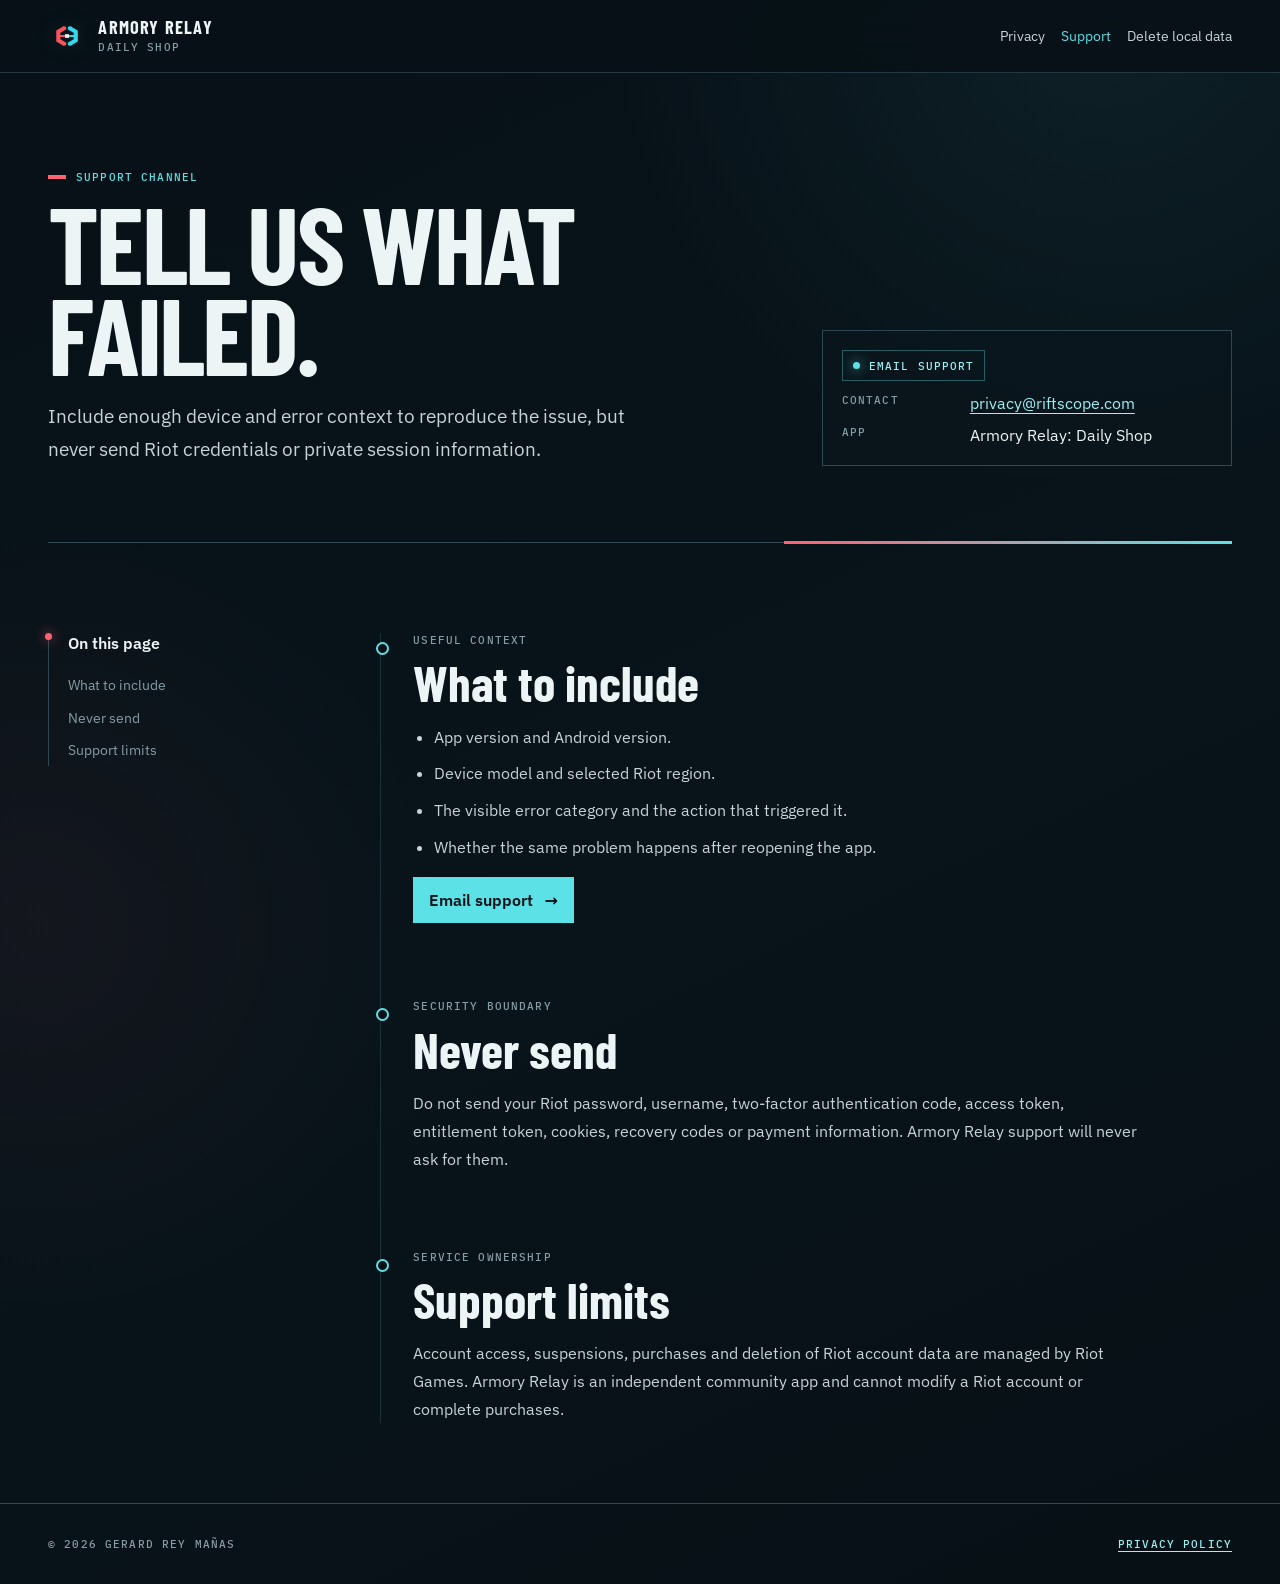
<file: support/index.html>
<!doctype html>
<html lang="en">
  <head>
    <meta charset="utf-8" />
    <meta name="viewport" content="width=device-width, initial-scale=1" />
    <meta name="theme-color" content="#071117" />
    <meta name="referrer" content="no-referrer" />
    <meta
      http-equiv="Content-Security-Policy"
      content="default-src 'none'; style-src 'self'; font-src 'self'; img-src 'self' data:; connect-src 'none'; base-uri 'none'; form-action 'none'; upgrade-insecure-requests"
    />
    <meta name="description" content="Support for Armory Relay: Daily Shop." />
    <title>Support · Armory Relay</title>
    <link rel="stylesheet" href="../assets/styles.css" />
    <link rel="icon" type="image/png" href="../assets/armory-relay-mark.png" />
  </head>
  <body>
    <a class="skip-link" href="#main">Skip to content</a>
    <header class="site-header">
      <div class="site-header__inner">
        <a class="brand" href="../" aria-label="Armory Relay home">
          <img src="../assets/armory-relay-mark.png" alt="" />
          <span><strong>ARMORY RELAY</strong><small>DAILY SHOP</small></span>
        </a>
        <nav class="site-nav" aria-label="Support navigation">
          <a href="../privacy/">Privacy</a>
          <a href="./" aria-current="page">Support</a>
          <a href="../data-deletion/">Delete local data</a>
        </nav>
      </div>
    </header>

    <main id="main" class="page-shell">
      <section class="hero">
        <div>
          <span class="eyebrow">Support channel</span>
          <h1>Tell us what failed.</h1>
          <p class="hero-copy">
            Include enough device and error context to reproduce the issue, but
            never send Riot credentials or private session information.
          </p>
        </div>
        <aside class="hero-meta" aria-label="Support contact">
          <span class="status-chip">Email support</span>
          <dl class="fact">
            <dt>Contact</dt>
            <dd>
              <a href="mailto:privacy@riftscope.com">privacy@riftscope.com</a>
            </dd>
          </dl>
          <dl class="fact">
            <dt>App</dt>
            <dd>Armory Relay: Daily Shop</dd>
          </dl>
        </aside>
      </section>

      <div class="policy-grid">
        <aside class="policy-rail" aria-label="On this page">
          <strong>On this page</strong>
          <a href="#include">What to include</a>
          <a href="#never-send">Never send</a>
          <a href="#limits">Support limits</a>
        </aside>
        <div class="policy-content">
          <section id="include" class="policy-section">
            <span class="section-label">Useful context</span>
            <h2>What to include</h2>
            <ul>
              <li>App version and Android version.</li>
              <li>Device model and selected Riot region.</li>
              <li>
                The visible error category and the action that triggered it.
              </li>
              <li>Whether the same problem happens after reopening the app.</li>
            </ul>
            <a
              class="action-link"
              href="mailto:privacy@riftscope.com?subject=Armory%20Relay%20support"
            >
              Email support
            </a>
          </section>

          <section id="never-send" class="policy-section">
            <span class="section-label">Security boundary</span>
            <h2>Never send</h2>
            <p>
              Do not send your Riot password, username, two-factor
              authentication code, access token, entitlement token, cookies,
              recovery codes or payment information. Armory Relay support will
              never ask for them.
            </p>
          </section>

          <section id="limits" class="policy-section">
            <span class="section-label">Service ownership</span>
            <h2>Support limits</h2>
            <p>
              Account access, suspensions, purchases and deletion of Riot
              account data are managed by Riot Games. Armory Relay is an
              independent community app and cannot modify a Riot account or
              complete purchases.
            </p>
          </section>
        </div>
      </div>
    </main>

    <footer class="site-footer">
      <div class="site-footer__inner">
        <p>© 2026 Gerard Rey Mañas</p>
        <p><a href="../privacy/">Privacy policy</a></p>
      </div>
    </footer>
  </body>
</html>
</file>
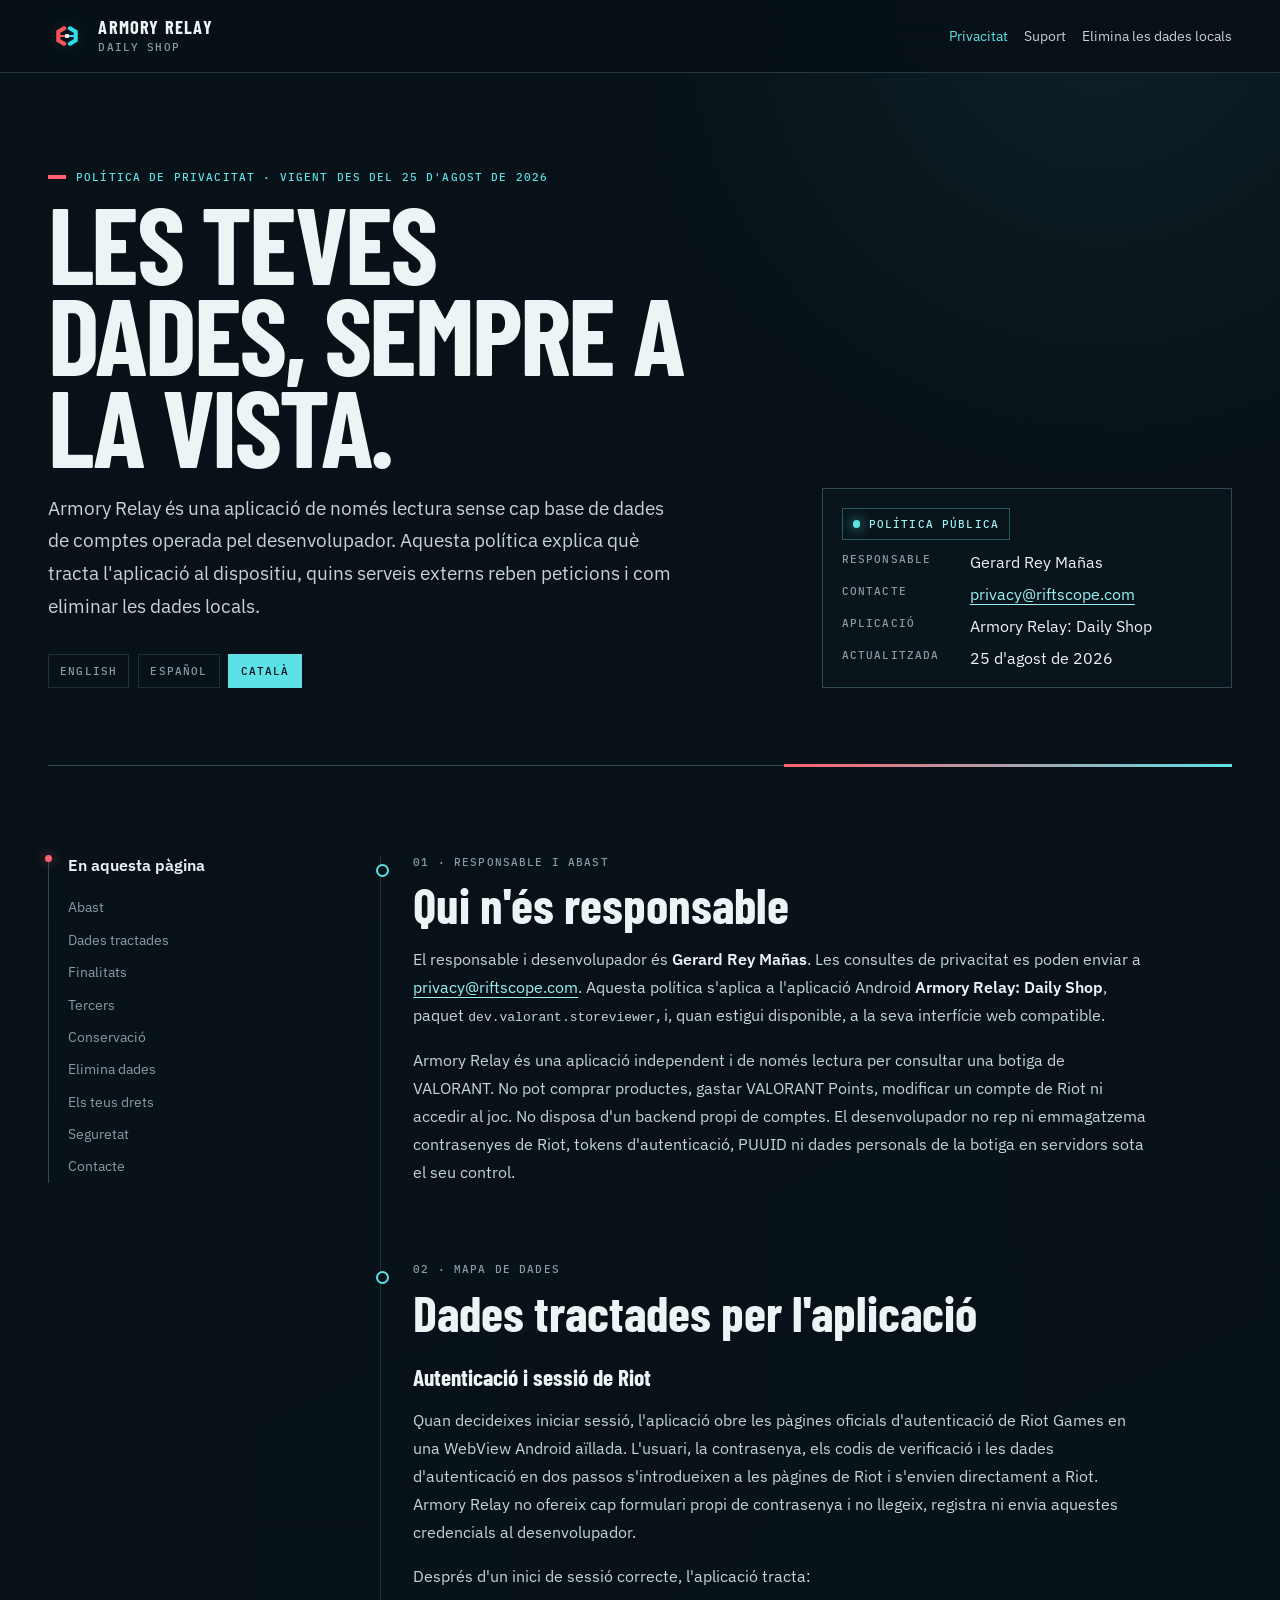
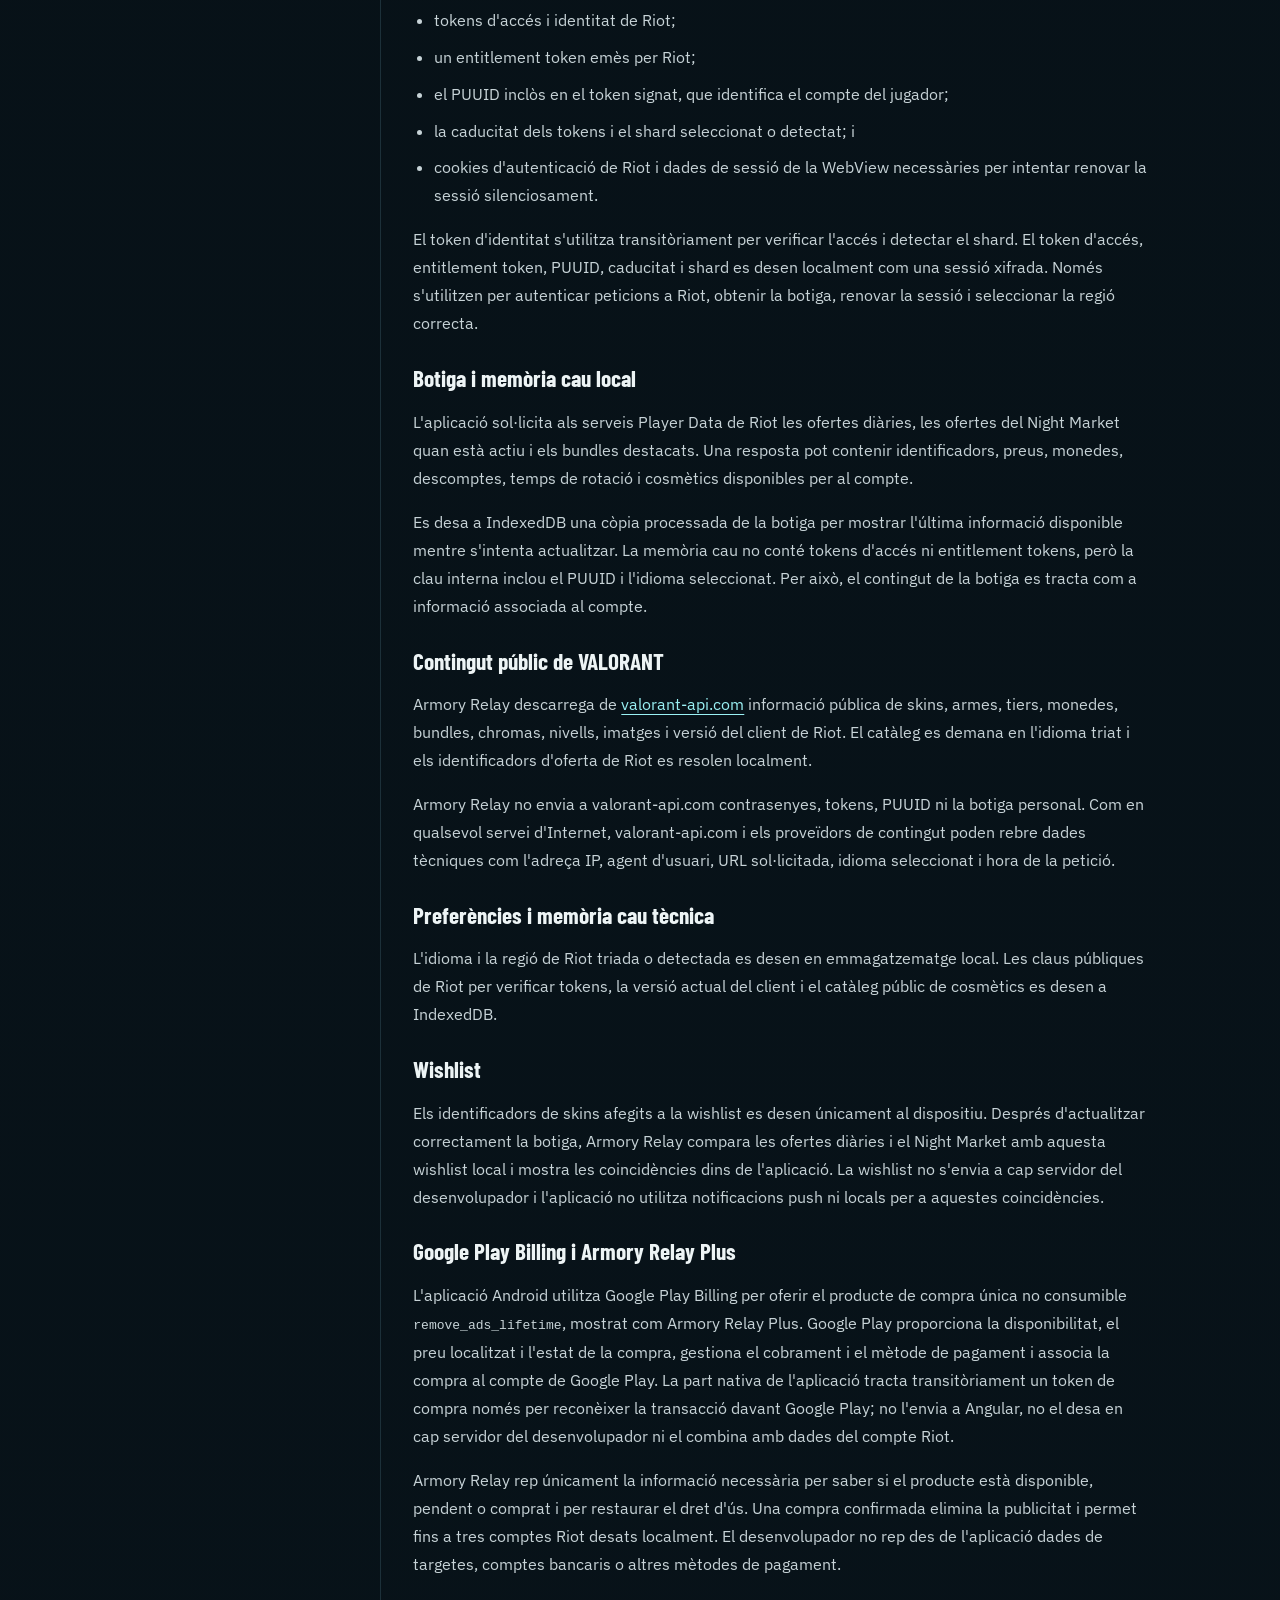
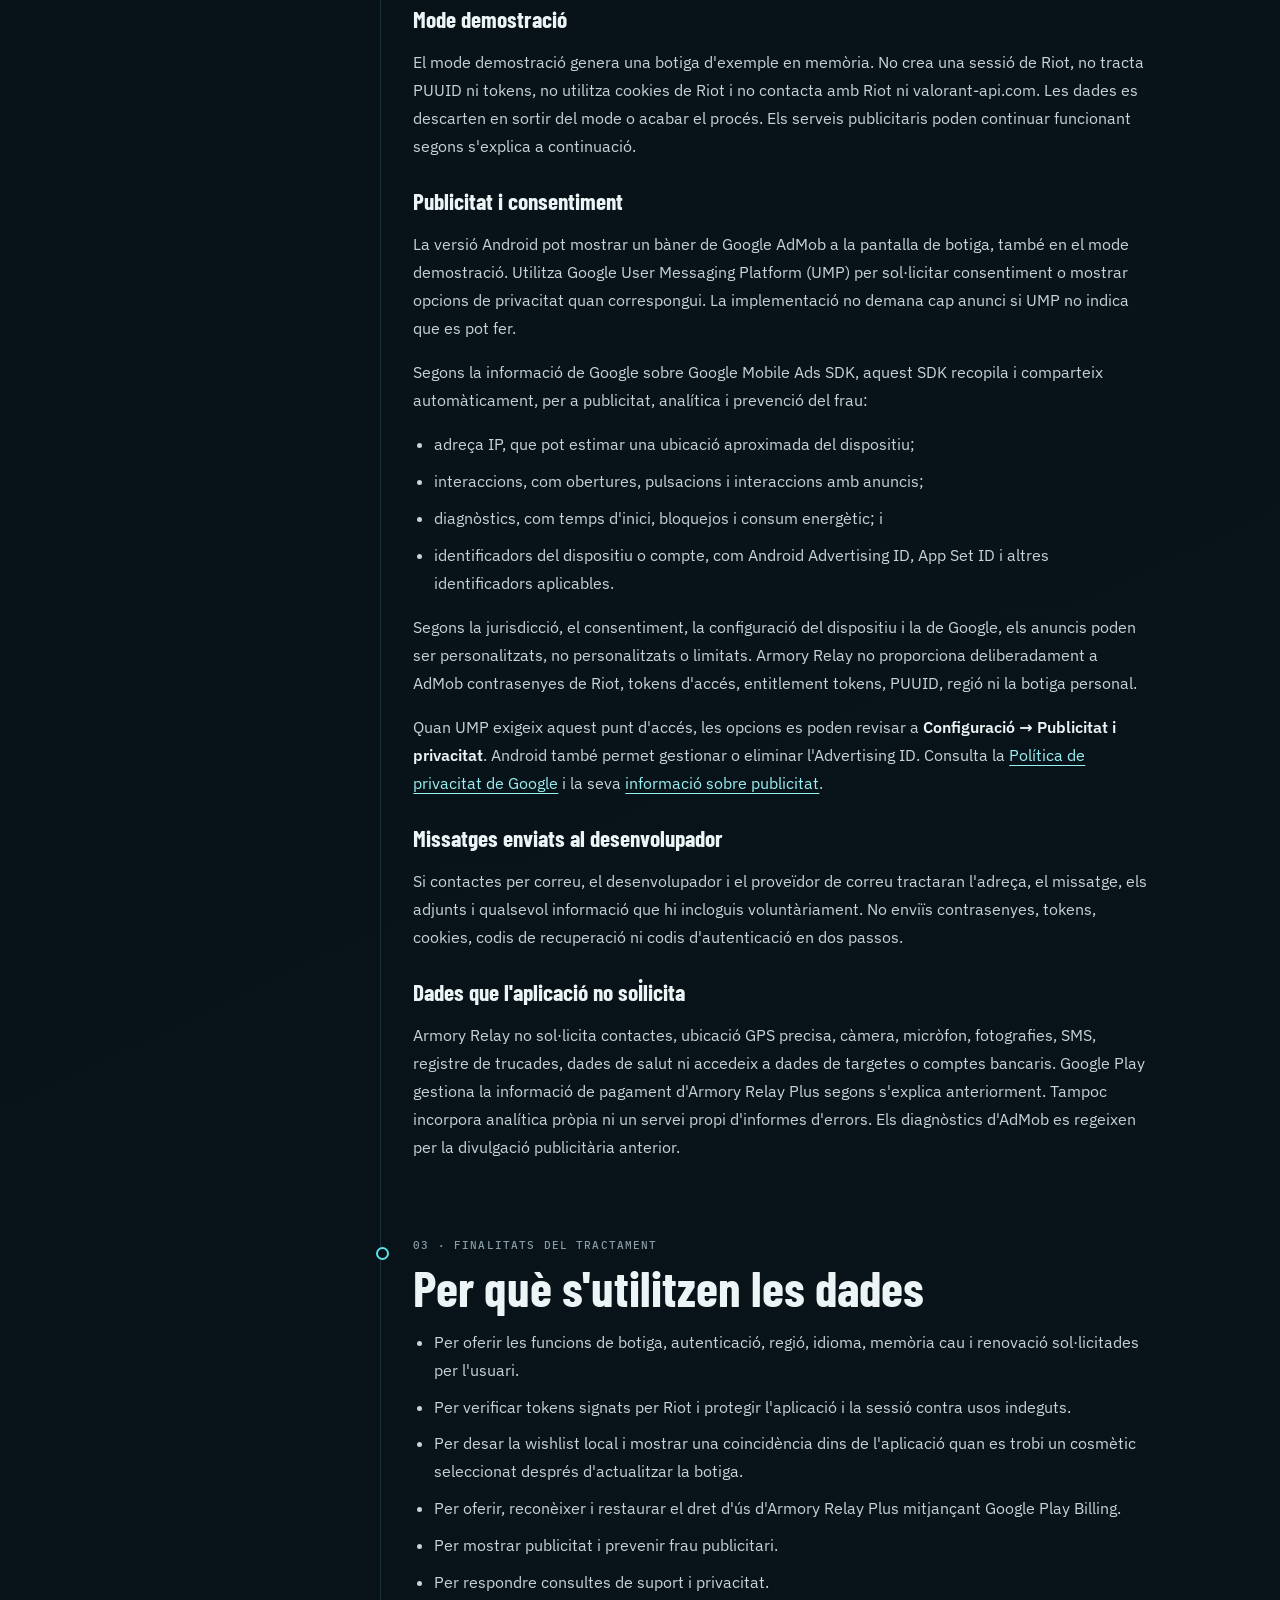
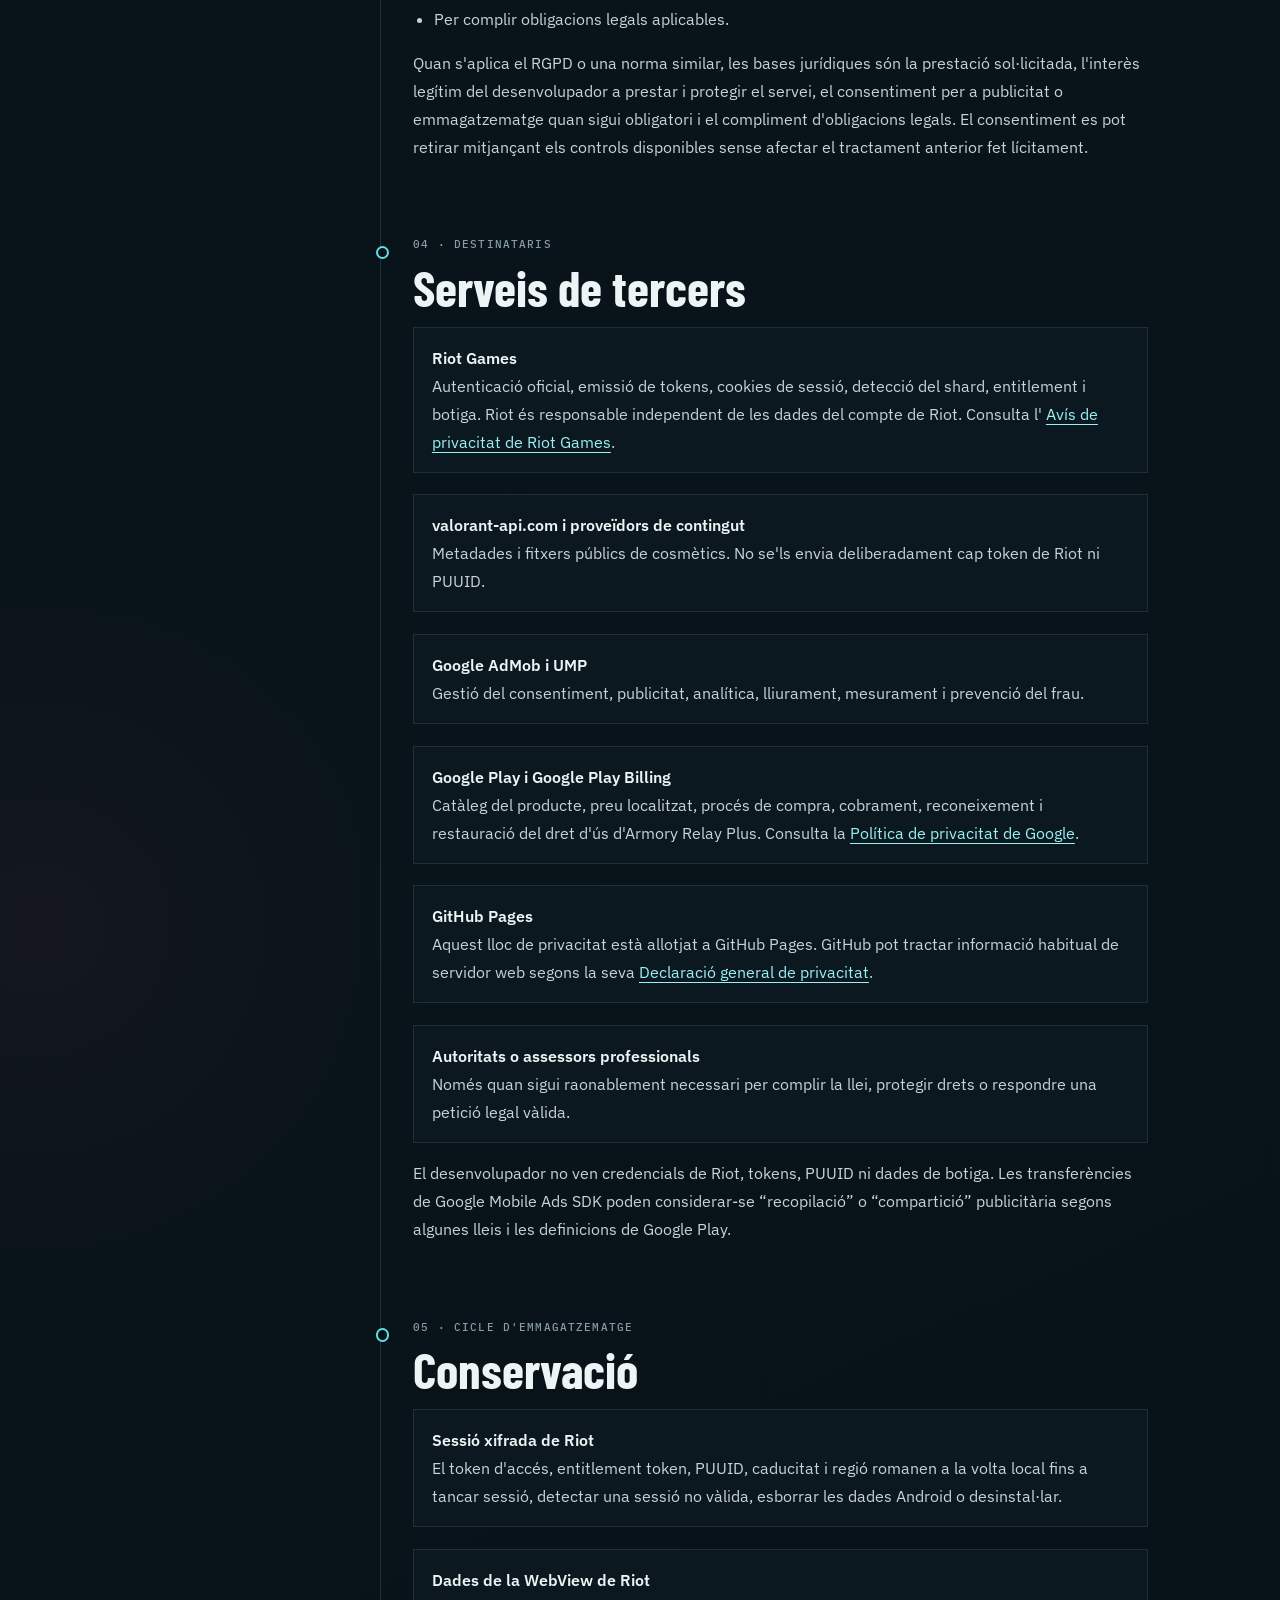
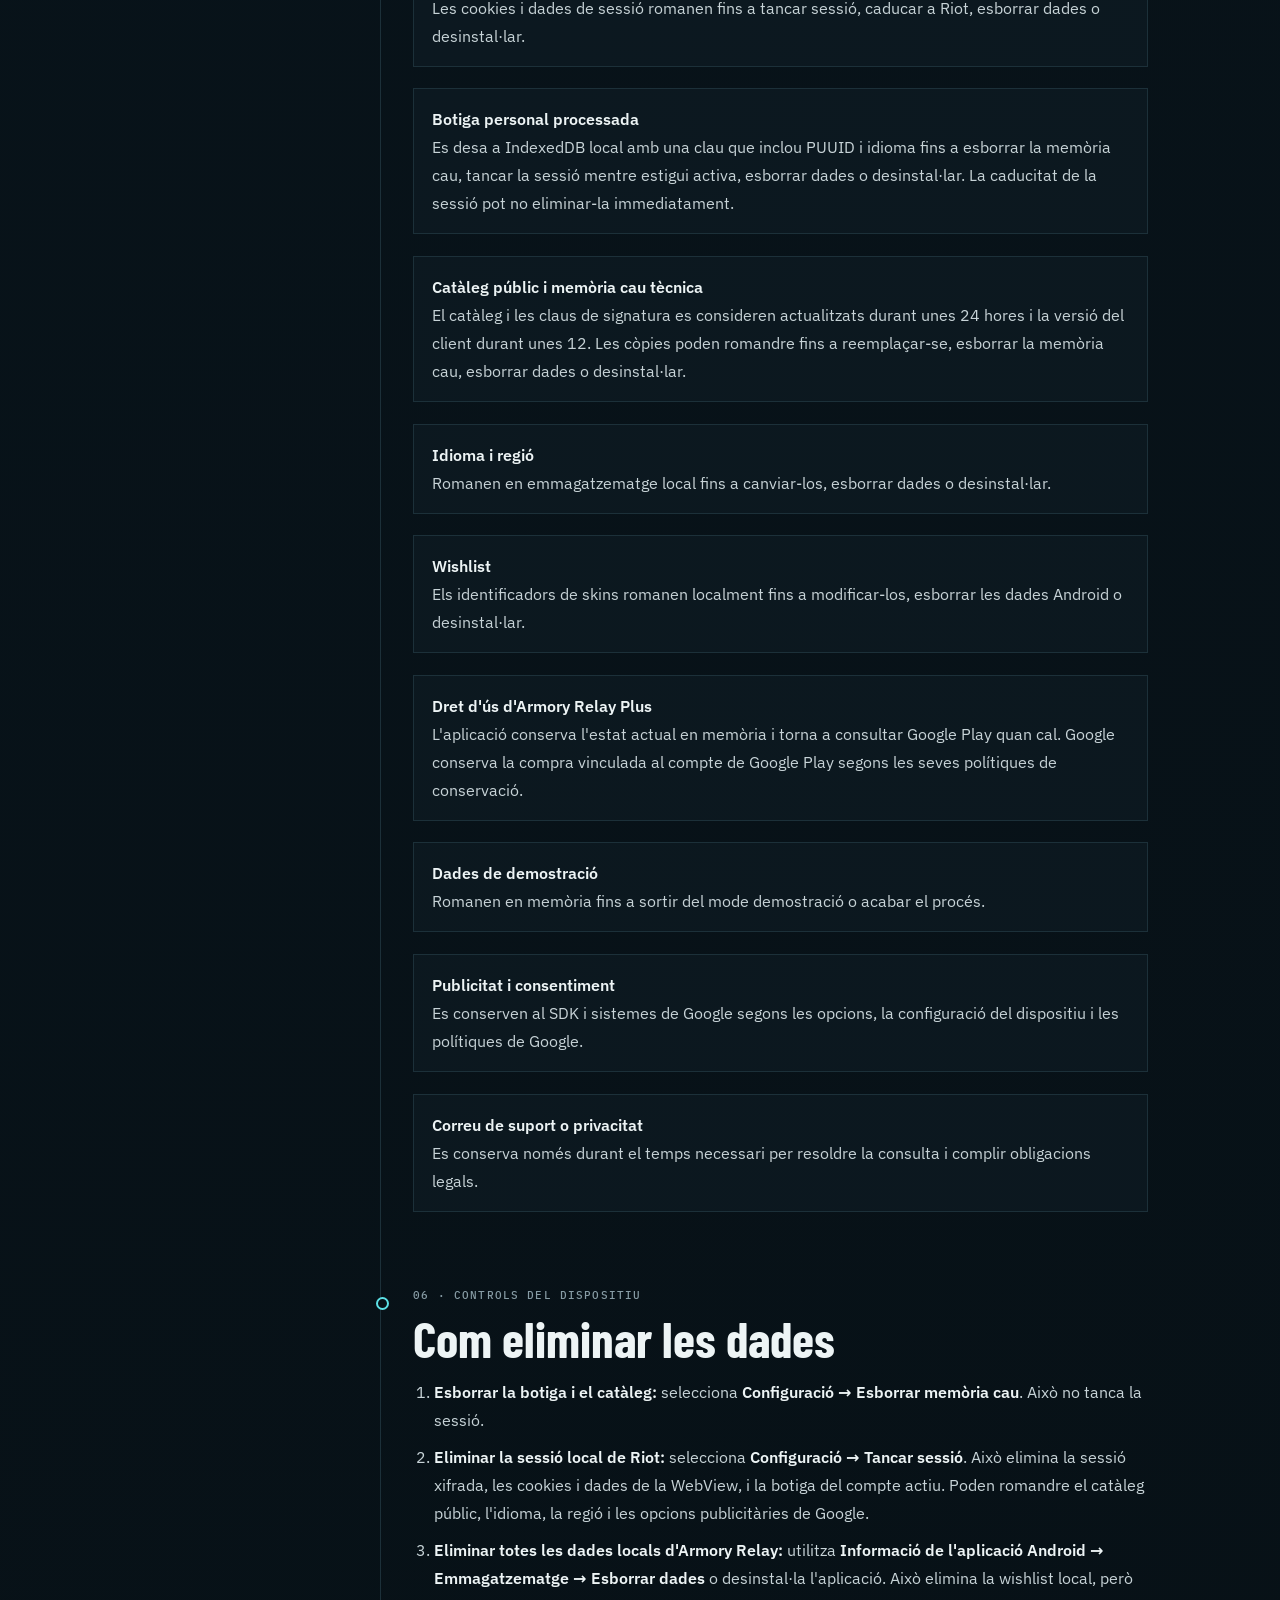
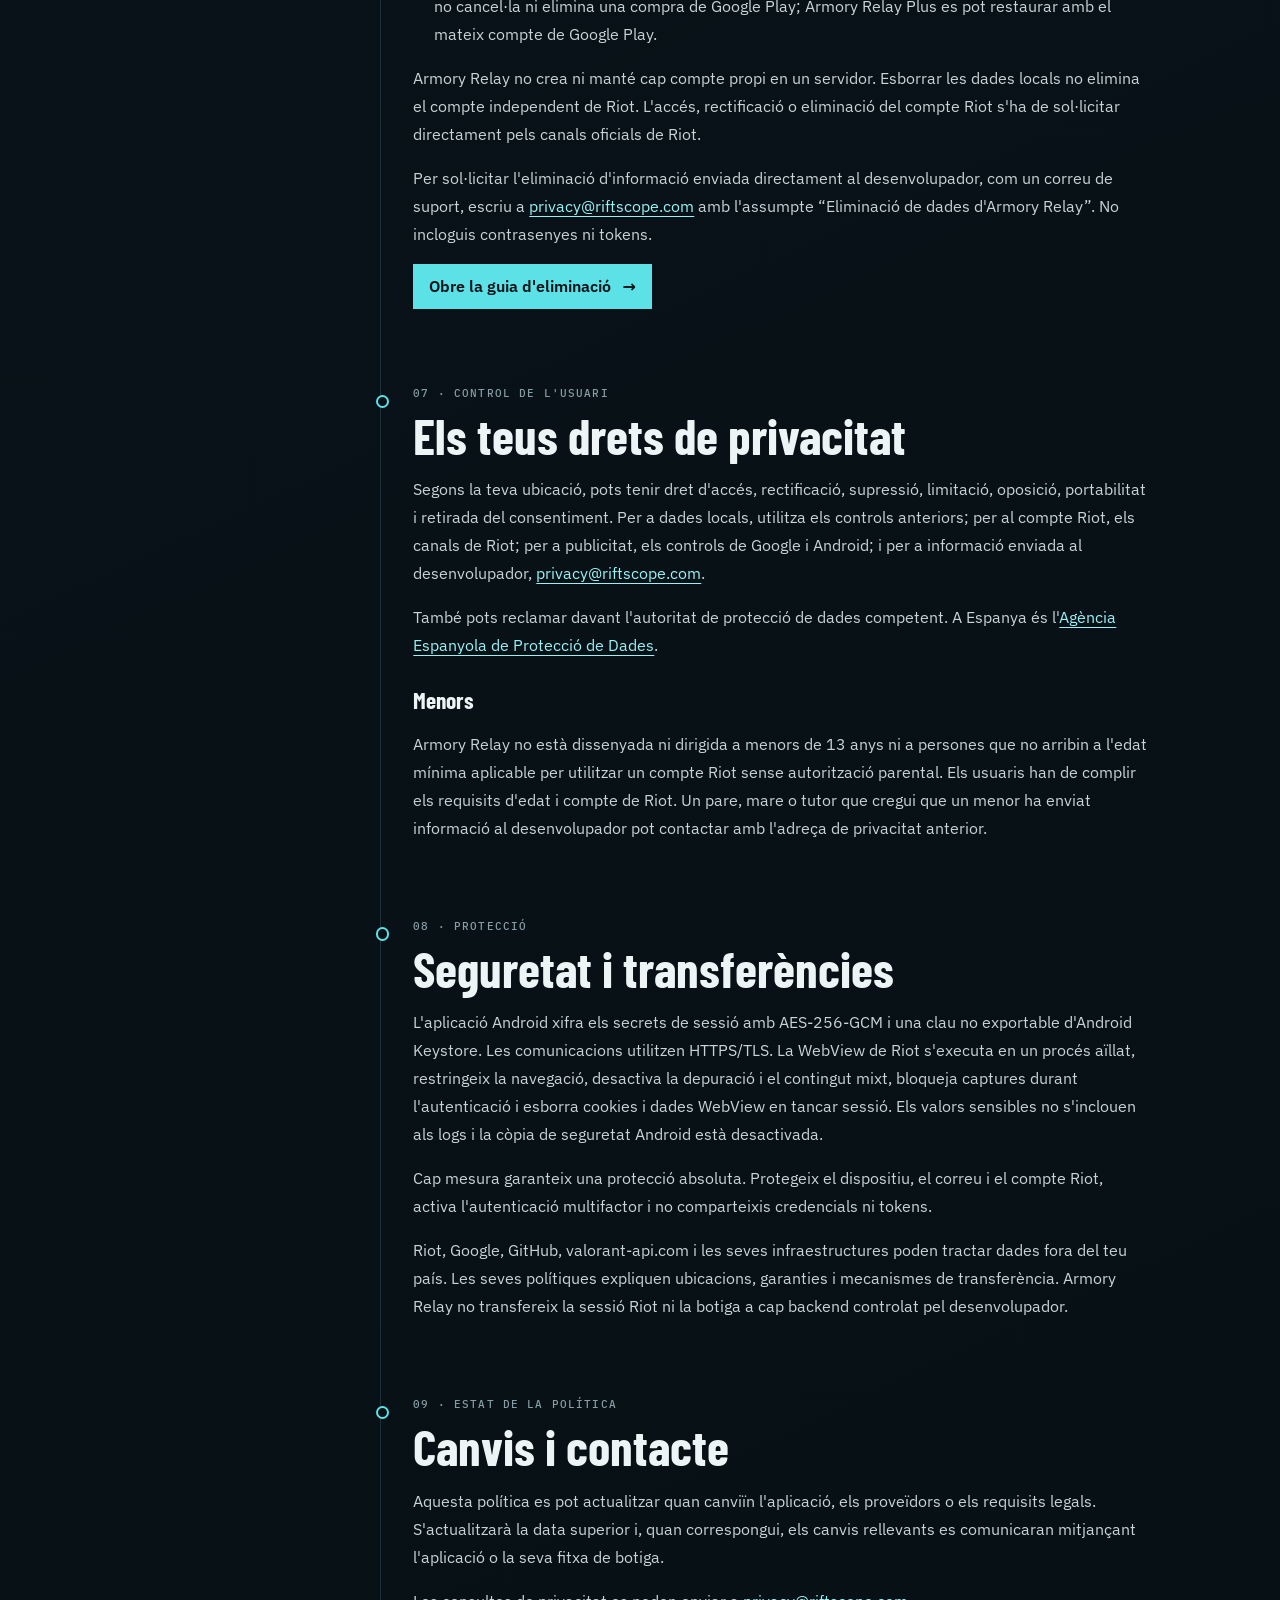
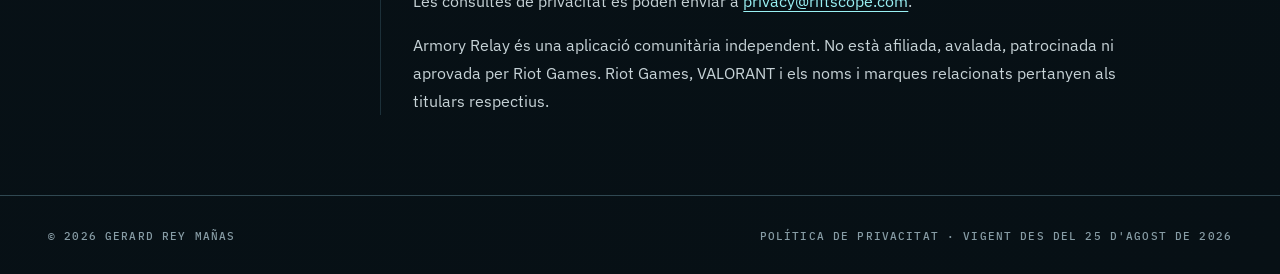
<file: privacy/ca/index.html>
<!doctype html>
<html lang="ca">
  <head>
    <meta charset="utf-8" />
    <meta name="viewport" content="width=device-width, initial-scale=1" />
    <meta name="theme-color" content="#071117" />
    <meta name="referrer" content="no-referrer" />
    <meta
      http-equiv="Content-Security-Policy"
      content="default-src 'none'; style-src 'self'; font-src 'self'; img-src 'self' data:; connect-src 'none'; base-uri 'none'; form-action 'none'; upgrade-insecure-requests"
    />
    <meta
      name="description"
      content="Política de privacitat d'Armory Relay: Daily Shop: accés de Riot, emmagatzematge local, serveis de contingut i publicitat."
    />
    <title>Política de privacitat · Armory Relay</title>
    <link rel="canonical" href="https://gerardrey.github.io/privacy/ca/" />
    <link
      rel="alternate"
      hreflang="en"
      href="https://gerardrey.github.io/privacy/"
    />
    <link
      rel="alternate"
      hreflang="es"
      href="https://gerardrey.github.io/privacy/es/"
    />
    <link
      rel="alternate"
      hreflang="ca"
      href="https://gerardrey.github.io/privacy/ca/"
    />
    <link
      rel="alternate"
      hreflang="x-default"
      href="https://gerardrey.github.io/privacy/"
    />
    <link rel="stylesheet" href="../../assets/styles.css" />
    <link
      rel="icon"
      type="image/png"
      href="../../assets/armory-relay-mark.png"
    />
  </head>
  <body>
    <a class="skip-link" href="#main">Salta al contingut</a>
    <header class="site-header">
      <div class="site-header__inner">
        <a class="brand" href="../../" aria-label="Inici d'Armory Relay">
          <img src="../../assets/armory-relay-mark.png" alt="" />
          <span><strong>ARMORY RELAY</strong><small>DAILY SHOP</small></span>
        </a>
        <nav class="site-nav" aria-label="Navegació d'ajuda">
          <a href="./" aria-current="page">Privacitat</a>
          <a href="../../support/">Suport</a>
          <a href="../../data-deletion/">Elimina les dades locals</a>
        </nav>
      </div>
    </header>

    <main id="main" class="page-shell">
      <section class="hero">
        <div>
          <span class="eyebrow"
            >Política de privacitat · vigent des del 25 d'agost de 2026</span
          >
          <h1>Les teves dades, sempre a la vista.</h1>
          <p class="hero-copy">
            Armory Relay és una aplicació de només lectura sense cap base de
            dades de comptes operada pel desenvolupador. Aquesta política
            explica què tracta l'aplicació al dispositiu, quins serveis externs
            reben peticions i com eliminar les dades locals.
          </p>
          <nav class="language-nav" aria-label="Idioma de la política">
            <a href="../" lang="en">English</a>
            <a href="../es/" lang="es">Español</a>
            <a href="./" lang="ca" aria-current="page">Català</a>
          </nav>
        </div>
        <aside class="hero-meta" aria-label="Dades de la política">
          <span class="status-chip">Política pública</span>
          <dl class="fact">
            <dt>Responsable</dt>
            <dd>Gerard Rey Mañas</dd>
          </dl>
          <dl class="fact">
            <dt>Contacte</dt>
            <dd>
              <a href="mailto:privacy@riftscope.com">privacy@riftscope.com</a>
            </dd>
          </dl>
          <dl class="fact">
            <dt>Aplicació</dt>
            <dd>Armory Relay: Daily Shop</dd>
          </dl>
          <dl class="fact">
            <dt>Actualitzada</dt>
            <dd>25 d'agost de 2026</dd>
          </dl>
        </aside>
      </section>

      <div class="policy-grid">
        <aside class="policy-rail" aria-label="Contingut d'aquesta pàgina">
          <strong>En aquesta pàgina</strong>
          <a href="#abast">Abast</a>
          <a href="#dades">Dades tractades</a>
          <a href="#finalitats">Finalitats</a>
          <a href="#serveis">Tercers</a>
          <a href="#conservacio">Conservació</a>
          <a href="#eliminacio">Elimina dades</a>
          <a href="#drets">Els teus drets</a>
          <a href="#seguretat">Seguretat</a>
          <a href="#contacte">Contacte</a>
        </aside>

        <div class="policy-content">
          <section id="abast" class="policy-section">
            <span class="section-label">01 · Responsable i abast</span>
            <h2>Qui n'és responsable</h2>
            <p>
              El responsable i desenvolupador és
              <strong>Gerard Rey Mañas</strong>. Les consultes de privacitat es
              poden enviar a
              <a href="mailto:privacy@riftscope.com">privacy@riftscope.com</a>.
              Aquesta política s'aplica a l'aplicació Android
              <strong>Armory Relay: Daily Shop</strong>, paquet
              <code>dev.valorant.storeviewer</code>, i, quan estigui disponible,
              a la seva interfície web compatible.
            </p>
            <p>
              Armory Relay és una aplicació independent i de només lectura per
              consultar una botiga de VALORANT. No pot comprar productes, gastar
              VALORANT Points, modificar un compte de Riot ni accedir al joc. No
              disposa d'un backend propi de comptes. El desenvolupador no rep ni
              emmagatzema contrasenyes de Riot, tokens d'autenticació, PUUID ni
              dades personals de la botiga en servidors sota el seu control.
            </p>
          </section>

          <section id="dades" class="policy-section">
            <span class="section-label">02 · Mapa de dades</span>
            <h2>Dades tractades per l'aplicació</h2>

            <h3>Autenticació i sessió de Riot</h3>
            <p>
              Quan decideixes iniciar sessió, l'aplicació obre les pàgines
              oficials d'autenticació de Riot Games en una WebView Android
              aïllada. L'usuari, la contrasenya, els codis de verificació i les
              dades d'autenticació en dos passos s'introdueixen a les pàgines de
              Riot i s'envien directament a Riot. Armory Relay no ofereix cap
              formulari propi de contrasenya i no llegeix, registra ni envia
              aquestes credencials al desenvolupador.
            </p>
            <p>Després d'un inici de sessió correcte, l'aplicació tracta:</p>
            <ul>
              <li>tokens d'accés i identitat de Riot;</li>
              <li>un entitlement token emès per Riot;</li>
              <li>
                el PUUID inclòs en el token signat, que identifica el compte del
                jugador;
              </li>
              <li>
                la caducitat dels tokens i el shard seleccionat o detectat; i
              </li>
              <li>
                cookies d'autenticació de Riot i dades de sessió de la WebView
                necessàries per intentar renovar la sessió silenciosament.
              </li>
            </ul>
            <p>
              El token d'identitat s'utilitza transitòriament per verificar
              l'accés i detectar el shard. El token d'accés, entitlement token,
              PUUID, caducitat i shard es desen localment com una sessió
              xifrada. Només s'utilitzen per autenticar peticions a Riot,
              obtenir la botiga, renovar la sessió i seleccionar la regió
              correcta.
            </p>

            <h3>Botiga i memòria cau local</h3>
            <p>
              L'aplicació sol·licita als serveis Player Data de Riot les ofertes
              diàries, les ofertes del Night Market quan està actiu i els
              bundles destacats. Una resposta pot contenir identificadors,
              preus, monedes, descomptes, temps de rotació i cosmètics
              disponibles per al compte.
            </p>
            <p>
              Es desa a IndexedDB una còpia processada de la botiga per mostrar
              l'última informació disponible mentre s'intenta actualitzar. La
              memòria cau no conté tokens d'accés ni entitlement tokens, però la
              clau interna inclou el PUUID i l'idioma seleccionat. Per això, el
              contingut de la botiga es tracta com a informació associada al
              compte.
            </p>

            <h3>Contingut públic de VALORANT</h3>
            <p>
              Armory Relay descarrega de
              <a
                href="https://valorant-api.com/"
                rel="noopener noreferrer external"
                >valorant-api.com</a
              >
              informació pública de skins, armes, tiers, monedes, bundles,
              chromas, nivells, imatges i versió del client de Riot. El catàleg
              es demana en l'idioma triat i els identificadors d'oferta de Riot
              es resolen localment.
            </p>
            <p>
              Armory Relay no envia a valorant-api.com contrasenyes, tokens,
              PUUID ni la botiga personal. Com en qualsevol servei d'Internet,
              valorant-api.com i els proveïdors de contingut poden rebre dades
              tècniques com l'adreça IP, agent d'usuari, URL sol·licitada,
              idioma seleccionat i hora de la petició.
            </p>

            <h3>Preferències i memòria cau tècnica</h3>
            <p>
              L'idioma i la regió de Riot triada o detectada es desen en
              emmagatzematge local. Les claus públiques de Riot per verificar
              tokens, la versió actual del client i el catàleg públic de
              cosmètics es desen a IndexedDB.
            </p>

            <h3>Wishlist</h3>
            <p>
              Els identificadors de skins afegits a la wishlist es desen
              únicament al dispositiu. Després d'actualitzar correctament la
              botiga, Armory Relay compara les ofertes diàries i el Night Market
              amb aquesta wishlist local i mostra les coincidències dins de
              l'aplicació. La wishlist no s'envia a cap servidor del
              desenvolupador i l'aplicació no utilitza notificacions push ni
              locals per a aquestes coincidències.
            </p>

            <h3>Google Play Billing i Armory Relay Plus</h3>
            <p>
              L'aplicació Android utilitza Google Play Billing per oferir el
              producte de compra única no consumible
              <code>remove_ads_lifetime</code>, mostrat com Armory Relay Plus.
              Google Play proporciona la disponibilitat, el preu localitzat i
              l'estat de la compra, gestiona el cobrament i el mètode de pagament
              i associa la compra al compte de Google Play. La part nativa de
              l'aplicació tracta transitòriament un token de compra només per
              reconèixer la transacció davant Google Play; no l'envia a Angular,
              no el desa en cap servidor del desenvolupador ni el combina amb
              dades del compte Riot.
            </p>
            <p>
              Armory Relay rep únicament la informació necessària per saber si
              el producte està disponible, pendent o comprat i per restaurar el
              dret d'ús. Una compra confirmada elimina la publicitat i permet
              fins a tres comptes Riot desats localment. El desenvolupador no
              rep des de l'aplicació dades de targetes, comptes bancaris o altres
              mètodes de pagament.
            </p>

            <h3>Mode demostració</h3>
            <p>
              El mode demostració genera una botiga d'exemple en memòria. No
              crea una sessió de Riot, no tracta PUUID ni tokens, no utilitza
              cookies de Riot i no contacta amb Riot ni valorant-api.com. Les
              dades es descarten en sortir del mode o acabar el procés. Els
              serveis publicitaris poden continuar funcionant segons s'explica a
              continuació.
            </p>

            <h3>Publicitat i consentiment</h3>
            <p>
              La versió Android pot mostrar un bàner de Google AdMob a la
              pantalla de botiga, també en el mode demostració. Utilitza Google
              User Messaging Platform (UMP) per sol·licitar consentiment o
              mostrar opcions de privacitat quan correspongui. La implementació
              no demana cap anunci si UMP no indica que es pot fer.
            </p>
            <p>
              Segons la informació de Google sobre Google Mobile Ads SDK, aquest
              SDK recopila i comparteix automàticament, per a publicitat,
              analítica i prevenció del frau:
            </p>
            <ul>
              <li>
                adreça IP, que pot estimar una ubicació aproximada del
                dispositiu;
              </li>
              <li>
                interaccions, com obertures, pulsacions i interaccions amb
                anuncis;
              </li>
              <li>
                diagnòstics, com temps d'inici, bloquejos i consum energètic; i
              </li>
              <li>
                identificadors del dispositiu o compte, com Android Advertising
                ID, App Set ID i altres identificadors aplicables.
              </li>
            </ul>
            <p>
              Segons la jurisdicció, el consentiment, la configuració del
              dispositiu i la de Google, els anuncis poden ser personalitzats,
              no personalitzats o limitats. Armory Relay no proporciona
              deliberadament a AdMob contrasenyes de Riot, tokens d'accés,
              entitlement tokens, PUUID, regió ni la botiga personal.
            </p>
            <p>
              Quan UMP exigeix aquest punt d'accés, les opcions es poden revisar
              a
              <strong>Configuració → Publicitat i privacitat</strong>. Android
              també permet gestionar o eliminar l'Advertising ID. Consulta la
              <a
                href="https://policies.google.com/privacy"
                rel="noopener noreferrer external"
                >Política de privacitat de Google</a
              >
              i la seva
              <a
                href="https://policies.google.com/technologies/ads"
                rel="noopener noreferrer external"
                >informació sobre publicitat</a
              >.
            </p>

            <h3>Missatges enviats al desenvolupador</h3>
            <p>
              Si contactes per correu, el desenvolupador i el proveïdor de
              correu tractaran l'adreça, el missatge, els adjunts i qualsevol
              informació que hi incloguis voluntàriament. No enviïs
              contrasenyes, tokens, cookies, codis de recuperació ni codis
              d'autenticació en dos passos.
            </p>

            <h3>Dades que l'aplicació no sol·licita</h3>
            <p>
              Armory Relay no sol·licita contactes, ubicació GPS precisa,
              càmera, micròfon, fotografies, SMS, registre de trucades, dades de
              salut ni accedeix a dades de targetes o comptes bancaris. Google
              Play gestiona la informació de pagament d'Armory Relay Plus segons
              s'explica anteriorment. Tampoc incorpora analítica pròpia ni un
              servei propi d'informes d'errors. Els diagnòstics d'AdMob es
              regeixen per la divulgació publicitària anterior.
            </p>
          </section>

          <section id="finalitats" class="policy-section">
            <span class="section-label">03 · Finalitats del tractament</span>
            <h2>Per què s'utilitzen les dades</h2>
            <ul>
              <li>
                Per oferir les funcions de botiga, autenticació, regió, idioma,
                memòria cau i renovació sol·licitades per l'usuari.
              </li>
              <li>
                Per verificar tokens signats per Riot i protegir l'aplicació i
                la sessió contra usos indeguts.
              </li>
              <li>
                Per desar la wishlist local i mostrar una coincidència dins de
                l'aplicació quan es trobi un cosmètic seleccionat després
                d'actualitzar la botiga.
              </li>
              <li>
                Per oferir, reconèixer i restaurar el dret d'ús d'Armory Relay
                Plus mitjançant Google Play Billing.
              </li>
              <li>Per mostrar publicitat i prevenir frau publicitari.</li>
              <li>Per respondre consultes de suport i privacitat.</li>
              <li>Per complir obligacions legals aplicables.</li>
            </ul>
            <p>
              Quan s'aplica el RGPD o una norma similar, les bases jurídiques
              són la prestació sol·licitada, l'interès legítim del
              desenvolupador a prestar i protegir el servei, el consentiment per
              a publicitat o emmagatzematge quan sigui obligatori i el
              compliment d'obligacions legals. El consentiment es pot retirar
              mitjançant els controls disponibles sense afectar el tractament
              anterior fet lícitament.
            </p>
          </section>

          <section id="serveis" class="policy-section">
            <span class="section-label">04 · Destinataris</span>
            <h2>Serveis de tercers</h2>
            <ul class="service-list">
              <li>
                <strong>Riot Games</strong><br />Autenticació oficial, emissió
                de tokens, cookies de sessió, detecció del shard, entitlement i
                botiga. Riot és responsable independent de les dades del compte
                de Riot. Consulta l'
                <a
                  href="https://www.riotgames.com/es/privacy-notice"
                  rel="noopener noreferrer external"
                  >Avís de privacitat de Riot Games</a
                >.
              </li>
              <li>
                <strong>valorant-api.com i proveïdors de contingut</strong
                ><br />Metadades i fitxers públics de cosmètics. No se'ls envia
                deliberadament cap token de Riot ni PUUID.
              </li>
              <li>
                <strong>Google AdMob i UMP</strong><br />Gestió del
                consentiment, publicitat, analítica, lliurament, mesurament i
                prevenció del frau.
              </li>
              <li>
                <strong>Google Play i Google Play Billing</strong><br />Catàleg
                del producte, preu localitzat, procés de compra, cobrament,
                reconeixement i restauració del dret d'ús d'Armory Relay Plus.
                Consulta la
                <a
                  href="https://policies.google.com/privacy"
                  rel="noopener noreferrer external"
                  >Política de privacitat de Google</a
                >.
              </li>
              <li>
                <strong>GitHub Pages</strong><br />Aquest lloc de privacitat
                està allotjat a GitHub Pages. GitHub pot tractar informació
                habitual de servidor web segons la seva
                <a
                  href="https://docs.github.com/en/site-policy/privacy-policies/github-general-privacy-statement"
                  rel="noopener noreferrer external"
                  >Declaració general de privacitat</a
                >.
              </li>
              <li>
                <strong>Autoritats o assessors professionals</strong><br />Només
                quan sigui raonablement necessari per complir la llei, protegir
                drets o respondre una petició legal vàlida.
              </li>
            </ul>
            <p>
              El desenvolupador no ven credencials de Riot, tokens, PUUID ni
              dades de botiga. Les transferències de Google Mobile Ads SDK poden
              considerar-se “recopilació” o “compartició” publicitària segons
              algunes lleis i les definicions de Google Play.
            </p>
          </section>

          <section id="conservacio" class="policy-section">
            <span class="section-label">05 · Cicle d'emmagatzematge</span>
            <h2>Conservació</h2>
            <ul class="service-list">
              <li>
                <strong>Sessió xifrada de Riot</strong><br />El token d'accés,
                entitlement token, PUUID, caducitat i regió romanen a la volta
                local fins a tancar sessió, detectar una sessió no vàlida,
                esborrar les dades Android o desinstal·lar.
              </li>
              <li>
                <strong>Dades de la WebView de Riot</strong><br />Les cookies i
                dades de sessió romanen fins a tancar sessió, caducar a Riot,
                esborrar dades o desinstal·lar.
              </li>
              <li>
                <strong>Botiga personal processada</strong><br />Es desa a
                IndexedDB local amb una clau que inclou PUUID i idioma fins a
                esborrar la memòria cau, tancar la sessió mentre estigui activa,
                esborrar dades o desinstal·lar. La caducitat de la sessió pot no
                eliminar-la immediatament.
              </li>
              <li>
                <strong>Catàleg públic i memòria cau tècnica</strong><br />El
                catàleg i les claus de signatura es consideren actualitzats
                durant unes 24 hores i la versió del client durant unes 12. Les
                còpies poden romandre fins a reemplaçar-se, esborrar la memòria
                cau, esborrar dades o desinstal·lar.
              </li>
              <li>
                <strong>Idioma i regió</strong><br />Romanen en emmagatzematge
                local fins a canviar-los, esborrar dades o desinstal·lar.
              </li>
              <li>
                <strong>Wishlist</strong><br />Els identificadors de skins
                romanen localment fins a modificar-los, esborrar les dades
                Android o desinstal·lar.
              </li>
              <li>
                <strong>Dret d'ús d'Armory Relay Plus</strong><br />L'aplicació
                conserva l'estat actual en memòria i torna a consultar Google
                Play quan cal. Google conserva la compra vinculada al compte de
                Google Play segons les seves polítiques de conservació.
              </li>
              <li>
                <strong>Dades de demostració</strong><br />Romanen en memòria
                fins a sortir del mode demostració o acabar el procés.
              </li>
              <li>
                <strong>Publicitat i consentiment</strong><br />Es conserven al
                SDK i sistemes de Google segons les opcions, la configuració del
                dispositiu i les polítiques de Google.
              </li>
              <li>
                <strong>Correu de suport o privacitat</strong><br />Es conserva
                només durant el temps necessari per resoldre la consulta i
                complir obligacions legals.
              </li>
            </ul>
          </section>

          <section id="eliminacio" class="policy-section">
            <span class="section-label">06 · Controls del dispositiu</span>
            <h2>Com eliminar les dades</h2>
            <ol>
              <li>
                <strong>Esborrar la botiga i el catàleg:</strong> selecciona
                <strong>Configuració → Esborrar memòria cau</strong>. Això no
                tanca la sessió.
              </li>
              <li>
                <strong>Eliminar la sessió local de Riot:</strong> selecciona
                <strong>Configuració → Tancar sessió</strong>. Això elimina la
                sessió xifrada, les cookies i dades de la WebView, i la botiga
                del compte actiu. Poden romandre el catàleg públic, l'idioma, la
                regió i les opcions publicitàries de Google.
              </li>
              <li>
                <strong>Eliminar totes les dades locals d'Armory Relay:</strong>
                utilitza
                <strong
                  >Informació de l'aplicació Android → Emmagatzematge → Esborrar
                  dades</strong
                >
                o desinstal·la l'aplicació. Això elimina la wishlist local, però
                no cancel·la ni elimina una compra de Google Play; Armory Relay
                Plus es pot restaurar amb el mateix compte de Google Play.
              </li>
            </ol>
            <p>
              Armory Relay no crea ni manté cap compte propi en un servidor.
              Esborrar les dades locals no elimina el compte independent de
              Riot. L'accés, rectificació o eliminació del compte Riot s'ha de
              sol·licitar directament pels canals oficials de Riot.
            </p>
            <p>
              Per sol·licitar l'eliminació d'informació enviada directament al
              desenvolupador, com un correu de suport, escriu a
              <a
                href="mailto:privacy@riftscope.com?subject=Eliminaci%C3%B3%20de%20dades%20d%27Armory%20Relay"
                >privacy@riftscope.com</a
              >
              amb l'assumpte “Eliminació de dades d'Armory Relay”. No incloguis
              contrasenyes ni tokens.
            </p>
            <a class="action-link" href="../../data-deletion/"
              >Obre la guia d'eliminació</a
            >
          </section>

          <section id="drets" class="policy-section">
            <span class="section-label">07 · Control de l'usuari</span>
            <h2>Els teus drets de privacitat</h2>
            <p>
              Segons la teva ubicació, pots tenir dret d'accés, rectificació,
              supressió, limitació, oposició, portabilitat i retirada del
              consentiment. Per a dades locals, utilitza els controls anteriors;
              per al compte Riot, els canals de Riot; per a publicitat, els
              controls de Google i Android; i per a informació enviada al
              desenvolupador,
              <a href="mailto:privacy@riftscope.com">privacy@riftscope.com</a>.
            </p>
            <p>
              També pots reclamar davant l'autoritat de protecció de dades
              competent. A Espanya és l'<a
                href="https://www.aepd.es/"
                rel="noopener noreferrer external"
                >Agència Espanyola de Protecció de Dades</a
              >.
            </p>

            <h3>Menors</h3>
            <p>
              Armory Relay no està dissenyada ni dirigida a menors de 13 anys ni
              a persones que no arribin a l'edat mínima aplicable per utilitzar
              un compte Riot sense autorització parental. Els usuaris han de
              complir els requisits d'edat i compte de Riot. Un pare, mare o
              tutor que cregui que un menor ha enviat informació al
              desenvolupador pot contactar amb l'adreça de privacitat anterior.
            </p>
          </section>

          <section id="seguretat" class="policy-section">
            <span class="section-label">08 · Protecció</span>
            <h2>Seguretat i transferències</h2>
            <p>
              L'aplicació Android xifra els secrets de sessió amb AES-256-GCM i
              una clau no exportable d'Android Keystore. Les comunicacions
              utilitzen HTTPS/TLS. La WebView de Riot s'executa en un procés
              aïllat, restringeix la navegació, desactiva la depuració i el
              contingut mixt, bloqueja captures durant l'autenticació i esborra
              cookies i dades WebView en tancar sessió. Els valors sensibles no
              s'inclouen als logs i la còpia de seguretat Android està
              desactivada.
            </p>
            <p>
              Cap mesura garanteix una protecció absoluta. Protegeix el
              dispositiu, el correu i el compte Riot, activa l'autenticació
              multifactor i no comparteixis credencials ni tokens.
            </p>
            <p>
              Riot, Google, GitHub, valorant-api.com i les seves
              infraestructures poden tractar dades fora del teu país. Les seves
              polítiques expliquen ubicacions, garanties i mecanismes de
              transferència. Armory Relay no transfereix la sessió Riot ni la
              botiga a cap backend controlat pel desenvolupador.
            </p>
          </section>

          <section id="contacte" class="policy-section">
            <span class="section-label">09 · Estat de la política</span>
            <h2>Canvis i contacte</h2>
            <p>
              Aquesta política es pot actualitzar quan canviïn l'aplicació, els
              proveïdors o els requisits legals. S'actualitzarà la data superior
              i, quan correspongui, els canvis rellevants es comunicaran
              mitjançant l'aplicació o la seva fitxa de botiga.
            </p>
            <p>
              Les consultes de privacitat es poden enviar a
              <a href="mailto:privacy@riftscope.com">privacy@riftscope.com</a>.
            </p>
            <p>
              Armory Relay és una aplicació comunitària independent. No està
              afiliada, avalada, patrocinada ni aprovada per Riot Games. Riot
              Games, VALORANT i els noms i marques relacionats pertanyen als
              titulars respectius.
            </p>
          </section>
        </div>
      </div>
    </main>

    <footer class="site-footer">
      <div class="site-footer__inner">
        <p>© 2026 Gerard Rey Mañas</p>
        <p>Política de privacitat · Vigent des del 25 d'agost de 2026</p>
      </div>
    </footer>
  </body>
</html>
</file>
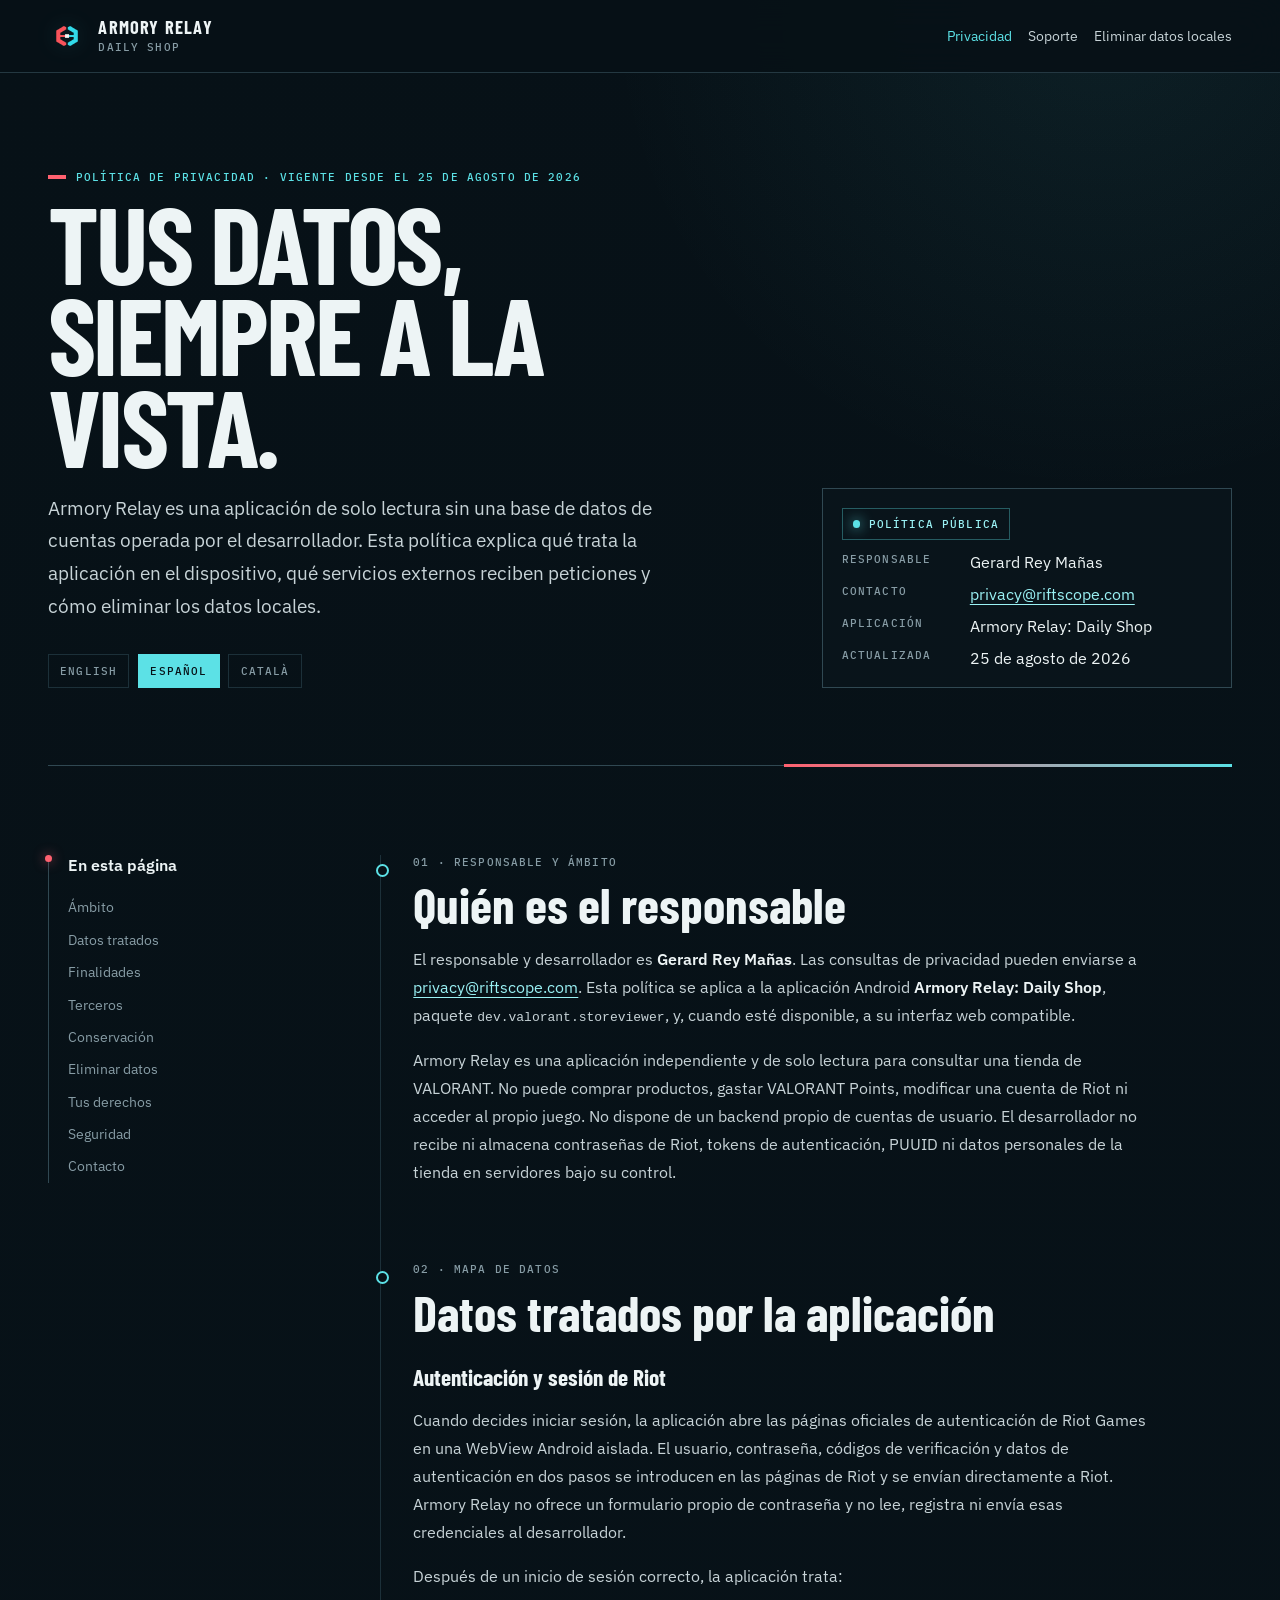
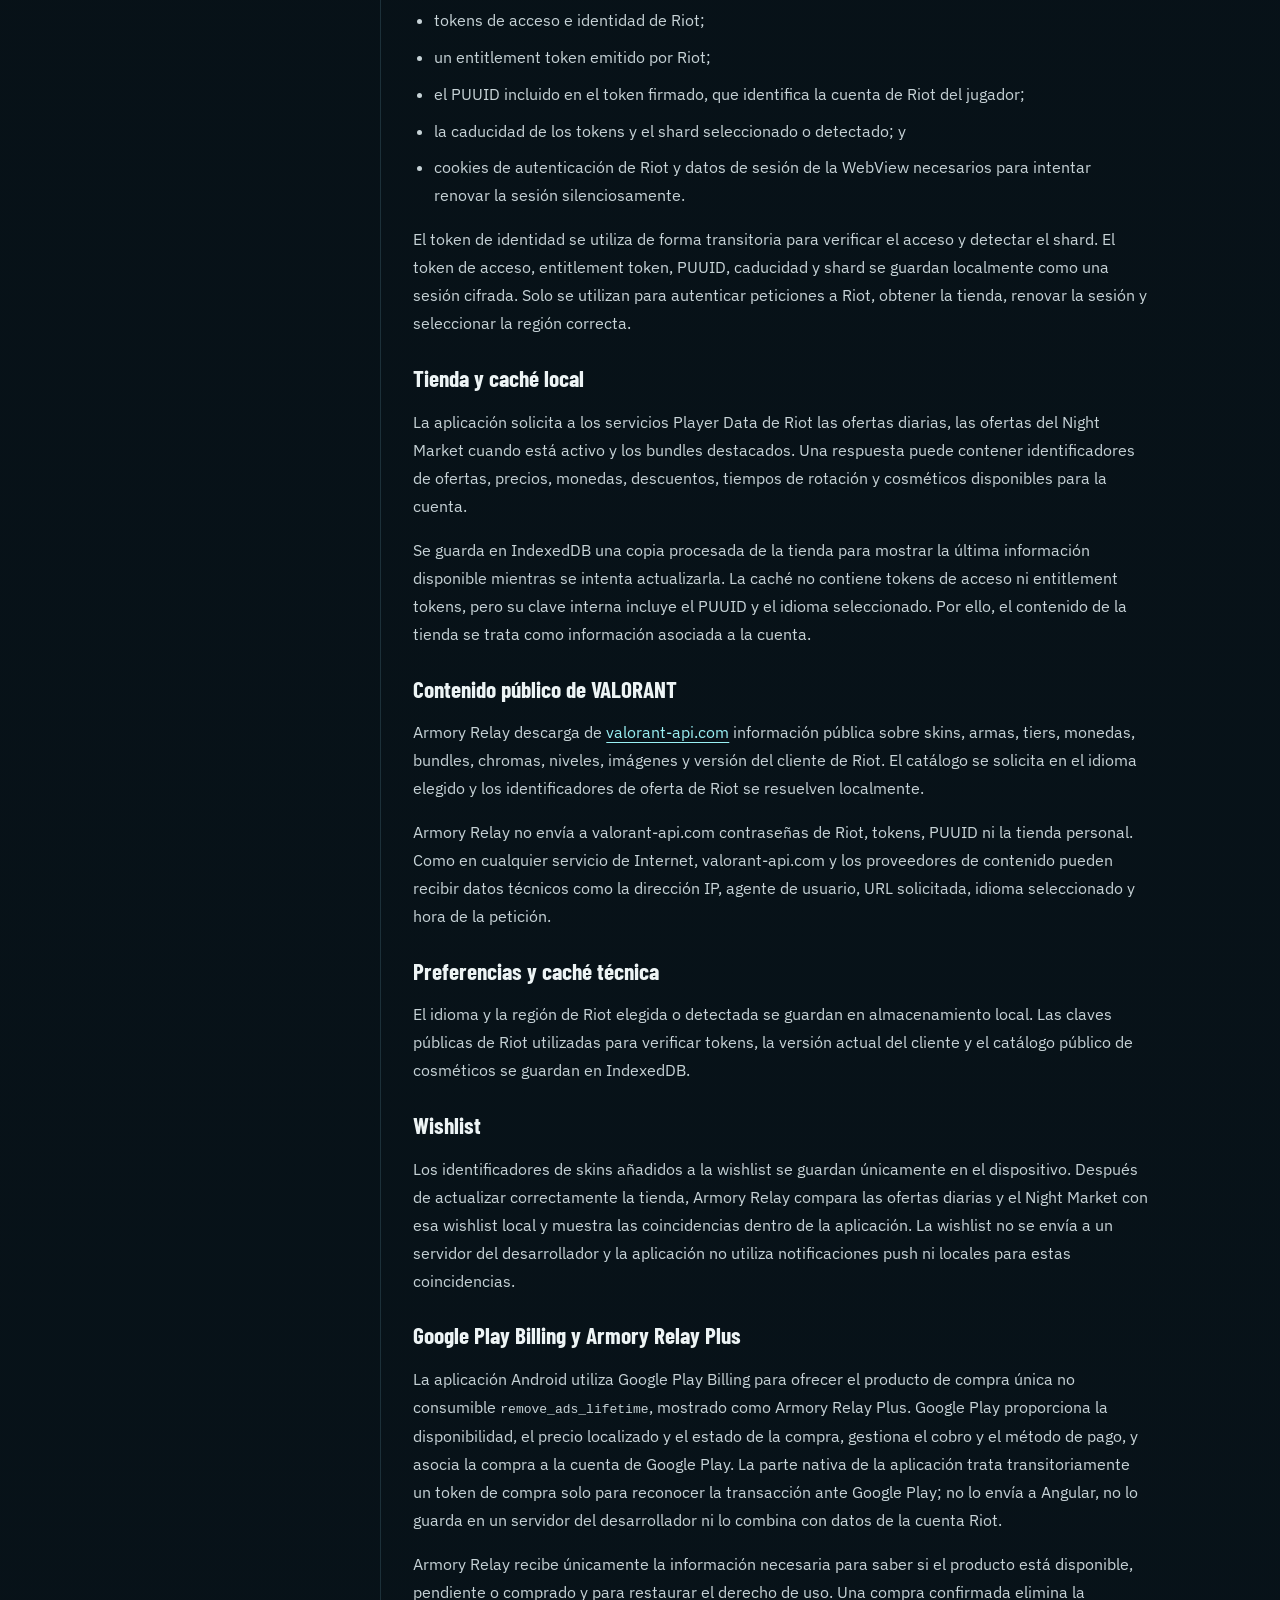
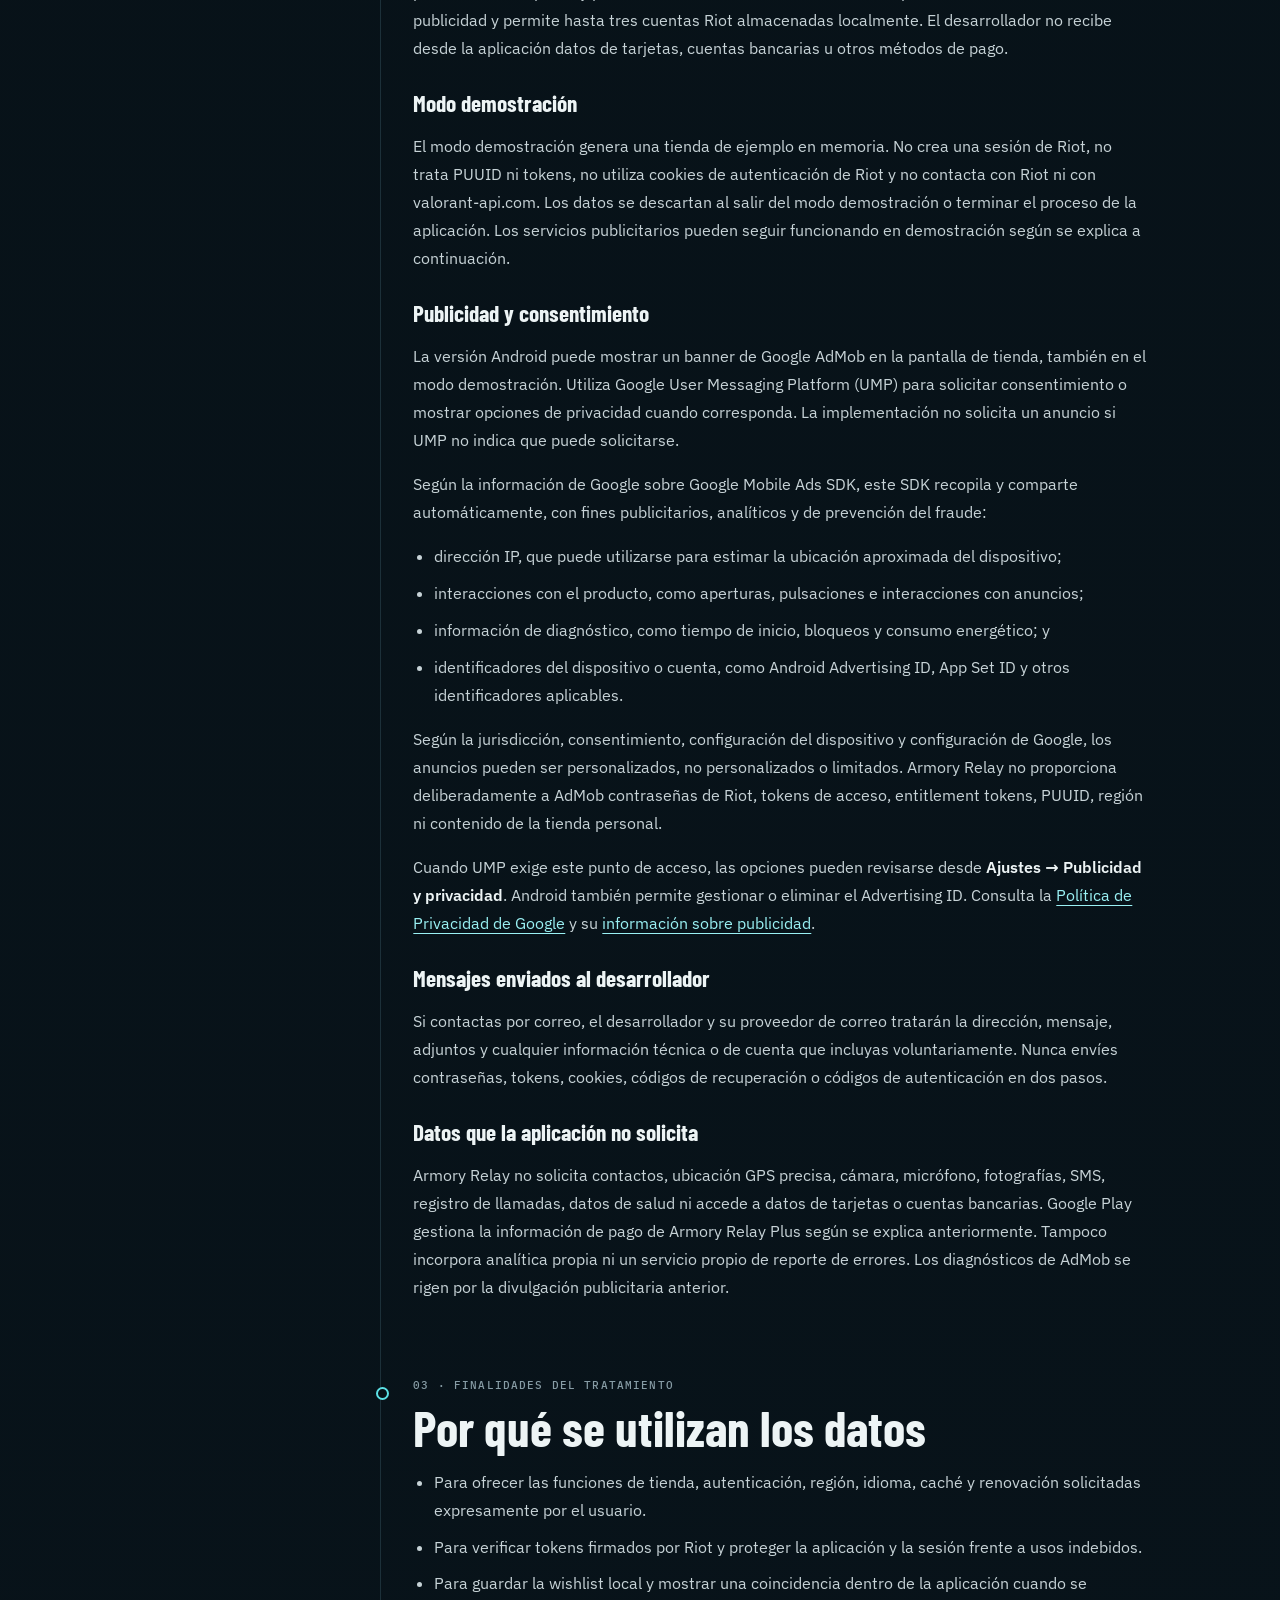
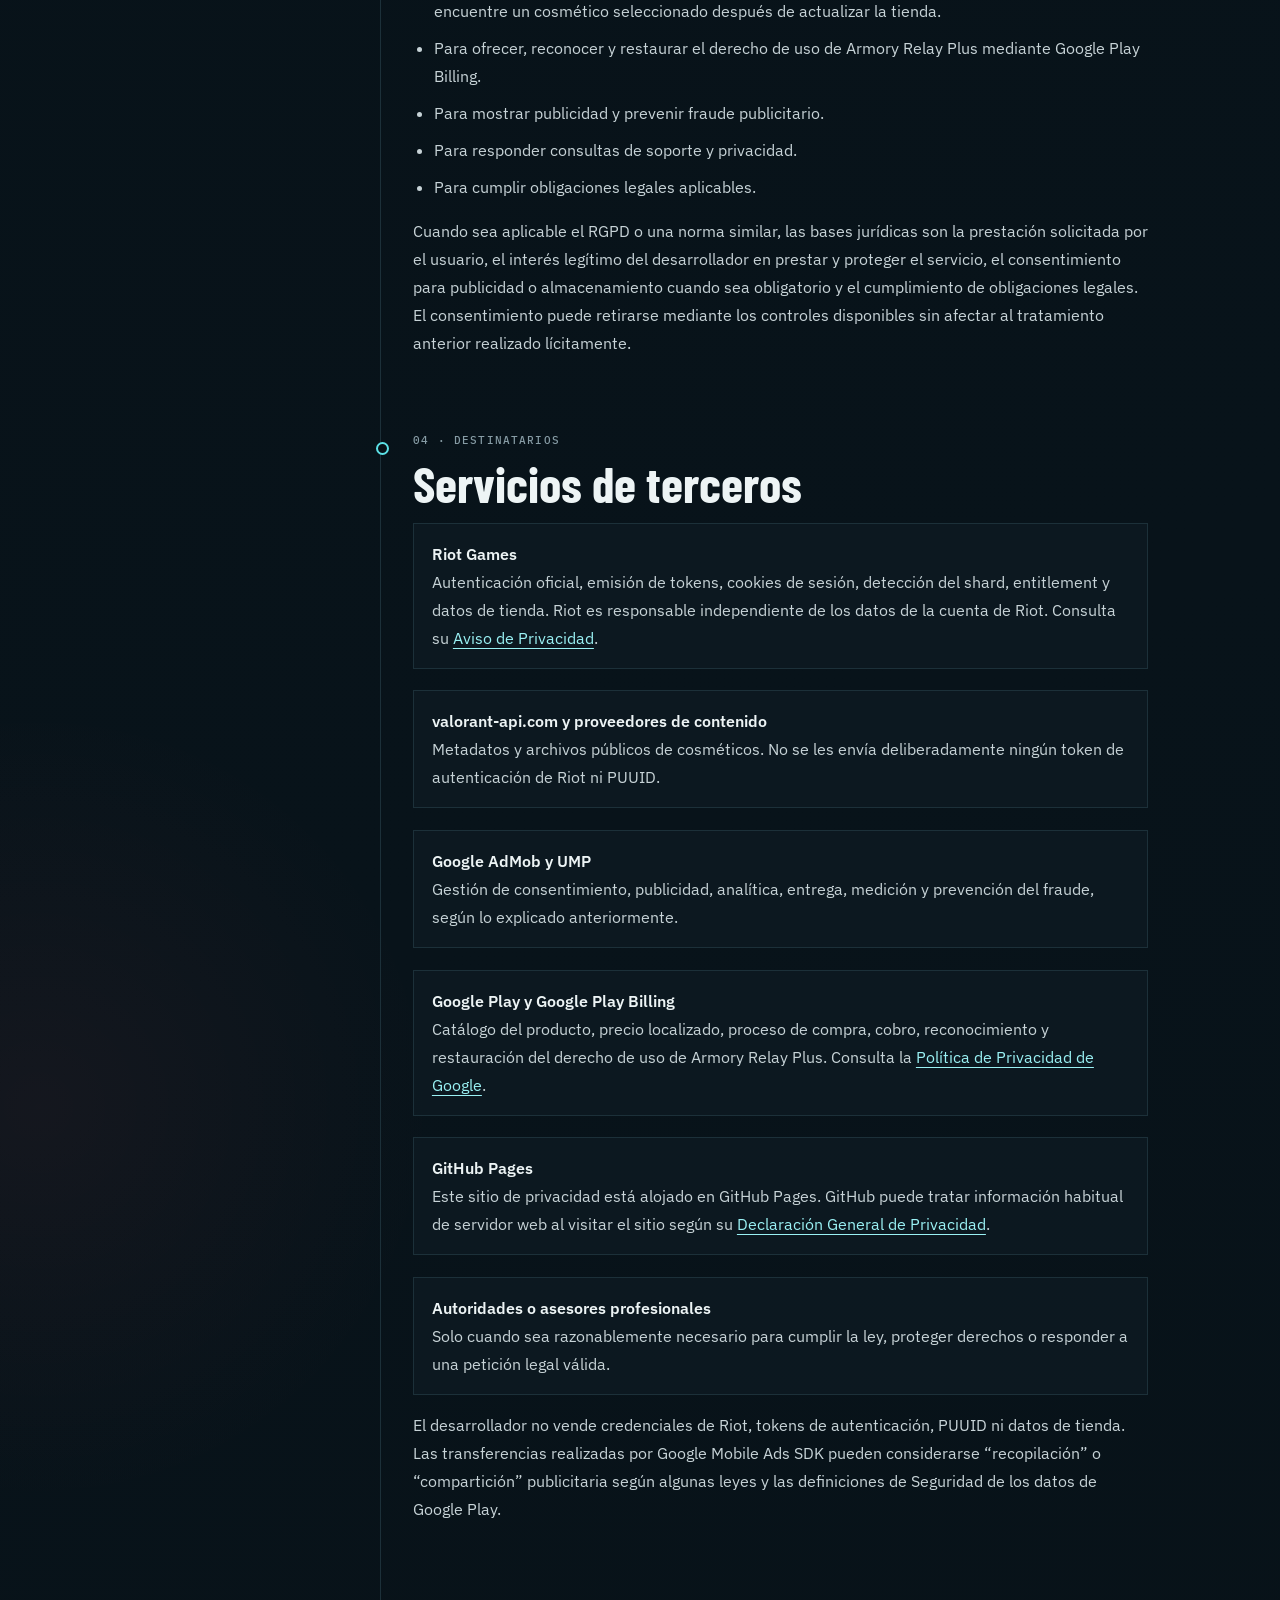
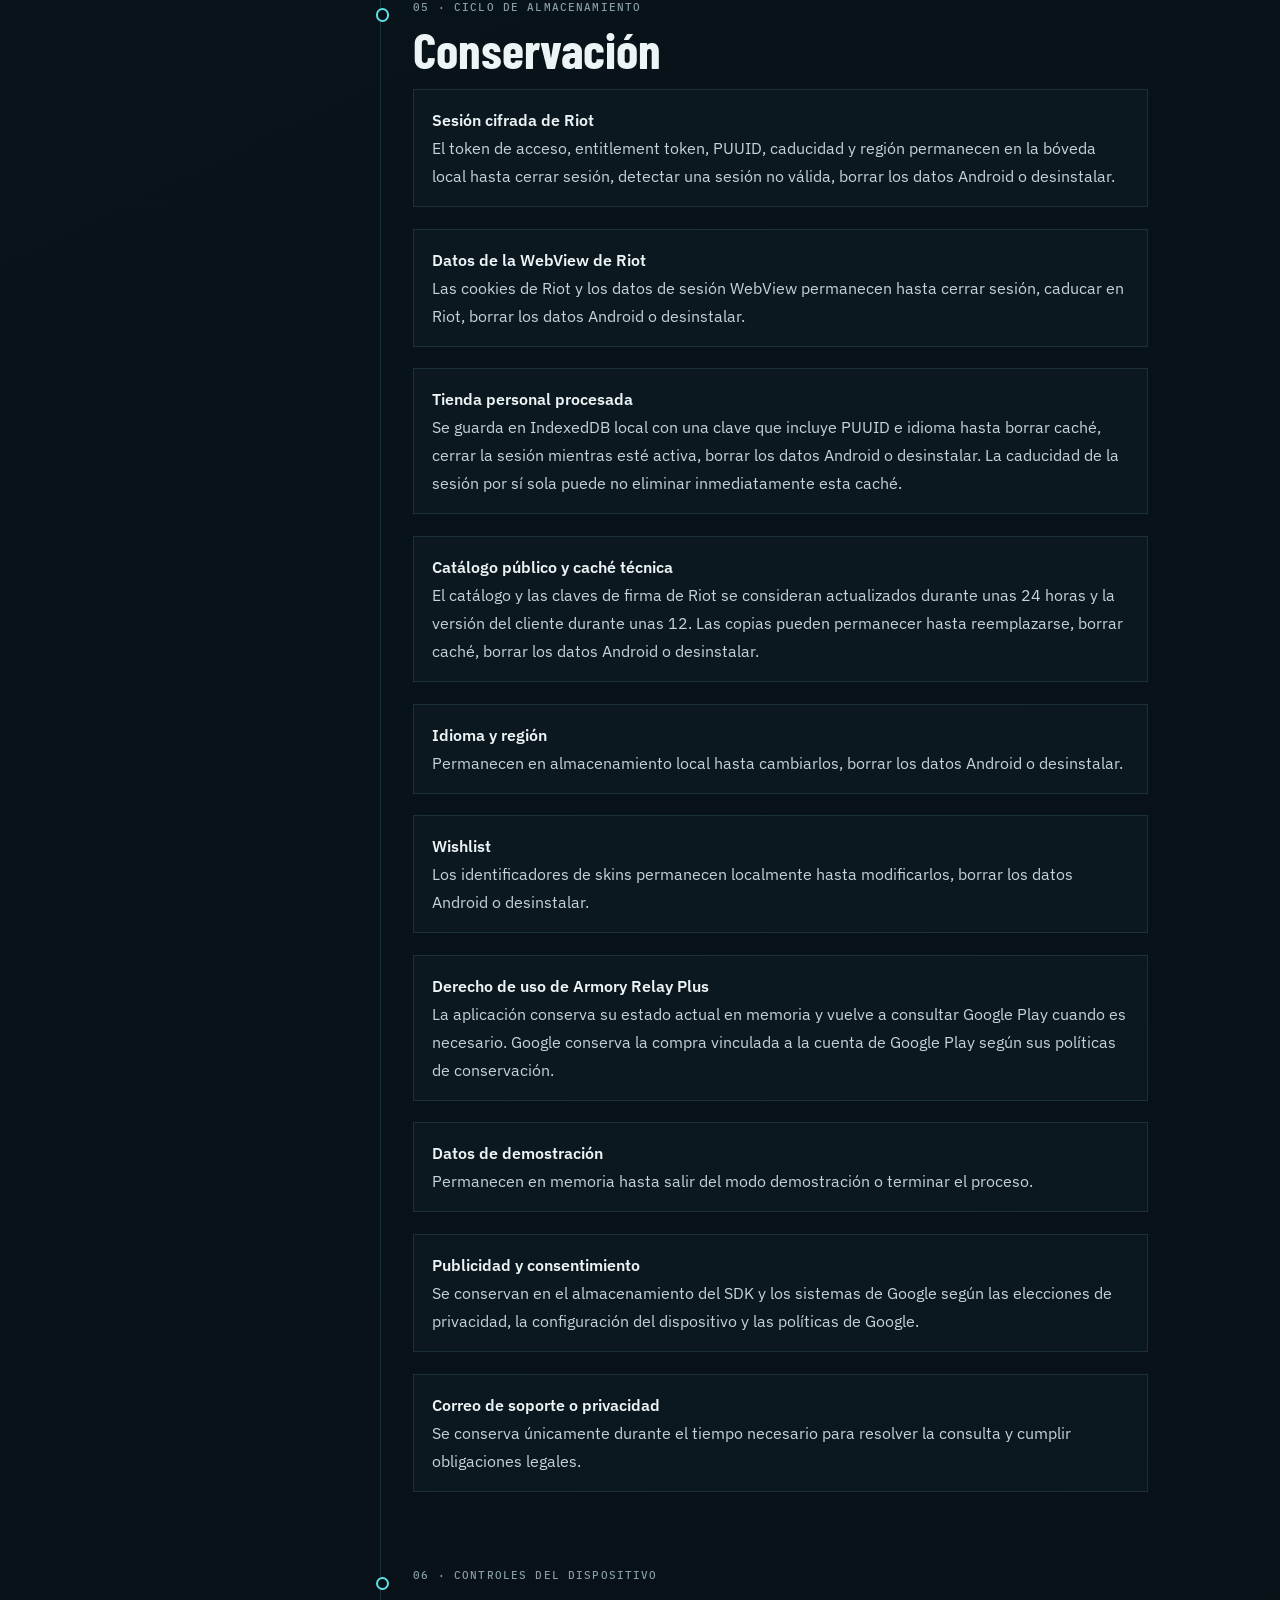
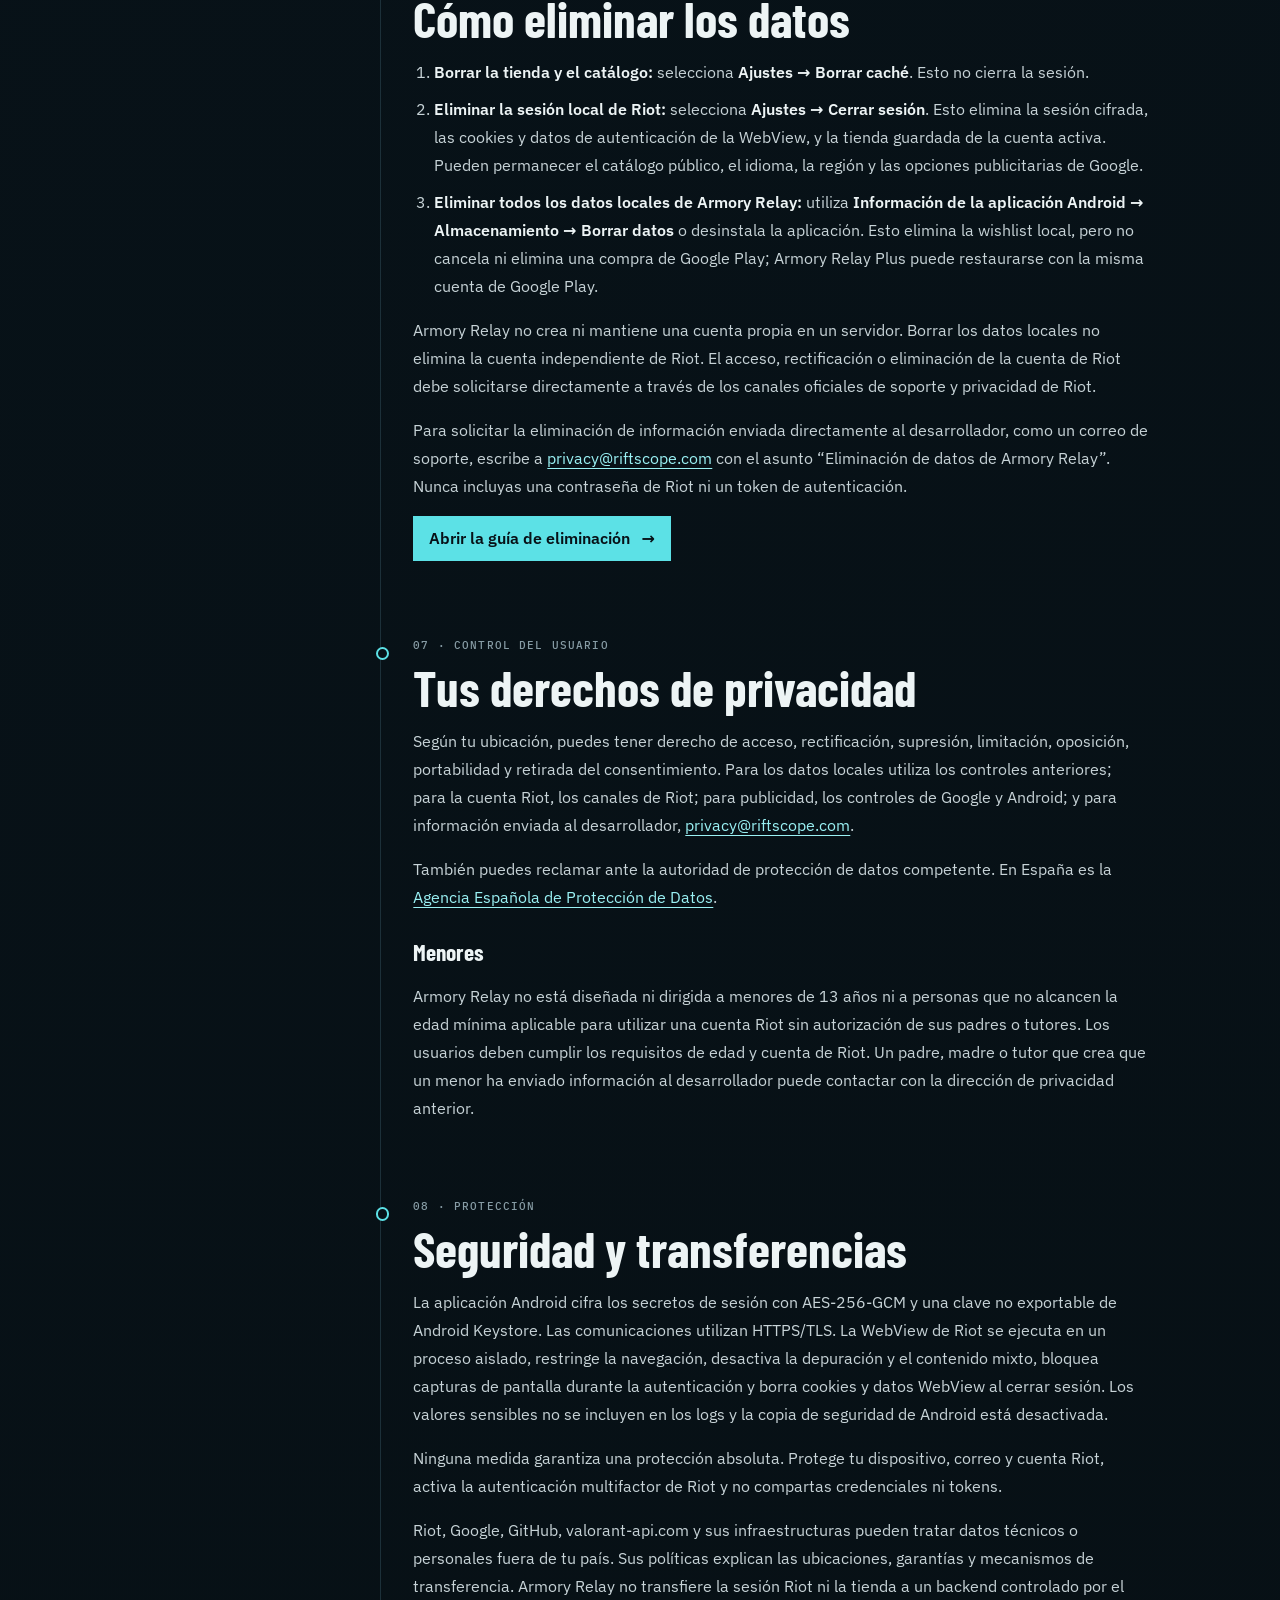
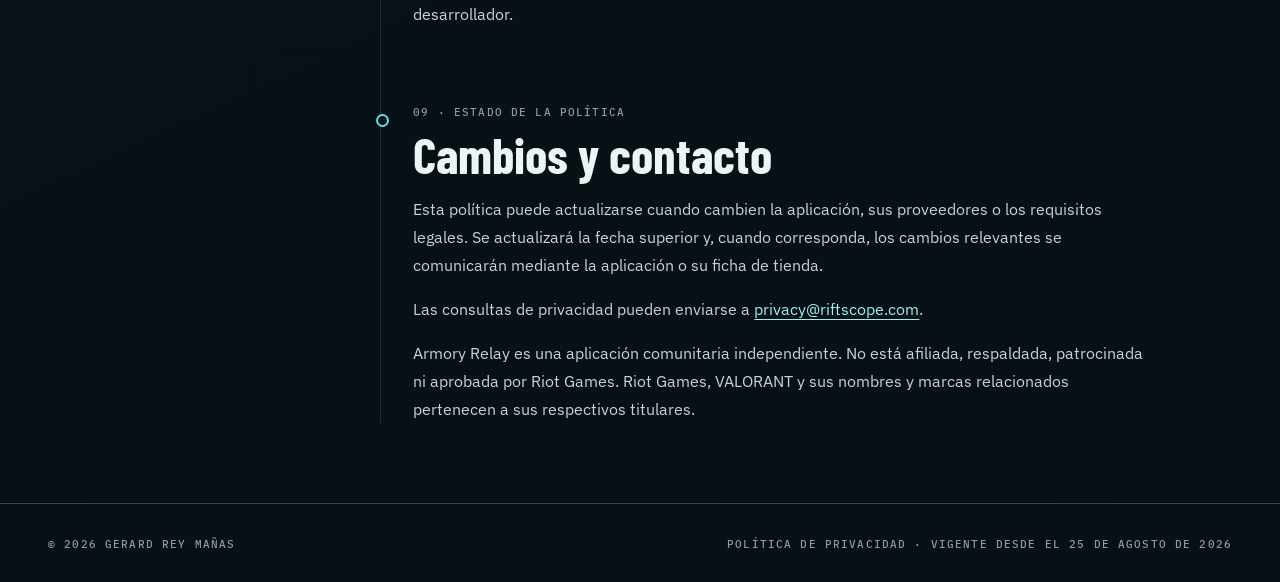
<file: privacy/es/index.html>
<!doctype html>
<html lang="es">
  <head>
    <meta charset="utf-8" />
    <meta name="viewport" content="width=device-width, initial-scale=1" />
    <meta name="theme-color" content="#071117" />
    <meta name="referrer" content="no-referrer" />
    <meta
      http-equiv="Content-Security-Policy"
      content="default-src 'none'; style-src 'self'; font-src 'self'; img-src 'self' data:; connect-src 'none'; base-uri 'none'; form-action 'none'; upgrade-insecure-requests"
    />
    <meta
      name="description"
      content="Política de privacidad de Armory Relay: Daily Shop: acceso de Riot, almacenamiento local, servicios de contenido y publicidad."
    />
    <title>Política de privacidad · Armory Relay</title>
    <link rel="canonical" href="https://gerardrey.github.io/privacy/es/" />
    <link
      rel="alternate"
      hreflang="en"
      href="https://gerardrey.github.io/privacy/"
    />
    <link
      rel="alternate"
      hreflang="es"
      href="https://gerardrey.github.io/privacy/es/"
    />
    <link
      rel="alternate"
      hreflang="ca"
      href="https://gerardrey.github.io/privacy/ca/"
    />
    <link
      rel="alternate"
      hreflang="x-default"
      href="https://gerardrey.github.io/privacy/"
    />
    <link rel="stylesheet" href="../../assets/styles.css" />
    <link
      rel="icon"
      type="image/png"
      href="../../assets/armory-relay-mark.png"
    />
  </head>
  <body>
    <a class="skip-link" href="#main">Saltar al contenido</a>
    <header class="site-header">
      <div class="site-header__inner">
        <a class="brand" href="../../" aria-label="Inicio de Armory Relay">
          <img src="../../assets/armory-relay-mark.png" alt="" />
          <span><strong>ARMORY RELAY</strong><small>DAILY SHOP</small></span>
        </a>
        <nav class="site-nav" aria-label="Navegación de ayuda">
          <a href="./" aria-current="page">Privacidad</a>
          <a href="../../support/">Soporte</a>
          <a href="../../data-deletion/">Eliminar datos locales</a>
        </nav>
      </div>
    </header>

    <main id="main" class="page-shell">
      <section class="hero">
        <div>
          <span class="eyebrow"
            >Política de privacidad · vigente desde el 25 de agosto de
            2026</span
          >
          <h1>Tus datos, siempre a la vista.</h1>
          <p class="hero-copy">
            Armory Relay es una aplicación de solo lectura sin una base de datos
            de cuentas operada por el desarrollador. Esta política explica qué
            trata la aplicación en el dispositivo, qué servicios externos
            reciben peticiones y cómo eliminar los datos locales.
          </p>
          <nav class="language-nav" aria-label="Idioma de la política">
            <a href="../" lang="en">English</a>
            <a href="./" lang="es" aria-current="page">Español</a>
            <a href="../ca/" lang="ca">Català</a>
          </nav>
        </div>
        <aside class="hero-meta" aria-label="Datos de la política">
          <span class="status-chip">Política pública</span>
          <dl class="fact">
            <dt>Responsable</dt>
            <dd>Gerard Rey Mañas</dd>
          </dl>
          <dl class="fact">
            <dt>Contacto</dt>
            <dd>
              <a href="mailto:privacy@riftscope.com">privacy@riftscope.com</a>
            </dd>
          </dl>
          <dl class="fact">
            <dt>Aplicación</dt>
            <dd>Armory Relay: Daily Shop</dd>
          </dl>
          <dl class="fact">
            <dt>Actualizada</dt>
            <dd>25 de agosto de 2026</dd>
          </dl>
        </aside>
      </section>

      <div class="policy-grid">
        <aside class="policy-rail" aria-label="Contenido de esta página">
          <strong>En esta página</strong>
          <a href="#ambito">Ámbito</a>
          <a href="#datos">Datos tratados</a>
          <a href="#finalidades">Finalidades</a>
          <a href="#servicios">Terceros</a>
          <a href="#conservacion">Conservación</a>
          <a href="#eliminacion">Eliminar datos</a>
          <a href="#derechos">Tus derechos</a>
          <a href="#seguridad">Seguridad</a>
          <a href="#contacto">Contacto</a>
        </aside>

        <div class="policy-content">
          <section id="ambito" class="policy-section">
            <span class="section-label">01 · Responsable y ámbito</span>
            <h2>Quién es el responsable</h2>
            <p>
              El responsable y desarrollador es
              <strong>Gerard Rey Mañas</strong>. Las consultas de privacidad
              pueden enviarse a
              <a href="mailto:privacy@riftscope.com">privacy@riftscope.com</a>.
              Esta política se aplica a la aplicación Android
              <strong>Armory Relay: Daily Shop</strong>, paquete
              <code>dev.valorant.storeviewer</code>, y, cuando esté disponible,
              a su interfaz web compatible.
            </p>
            <p>
              Armory Relay es una aplicación independiente y de solo lectura
              para consultar una tienda de VALORANT. No puede comprar productos,
              gastar VALORANT Points, modificar una cuenta de Riot ni acceder al
              propio juego. No dispone de un backend propio de cuentas de
              usuario. El desarrollador no recibe ni almacena contraseñas de
              Riot, tokens de autenticación, PUUID ni datos personales de la
              tienda en servidores bajo su control.
            </p>
          </section>

          <section id="datos" class="policy-section">
            <span class="section-label">02 · Mapa de datos</span>
            <h2>Datos tratados por la aplicación</h2>

            <h3>Autenticación y sesión de Riot</h3>
            <p>
              Cuando decides iniciar sesión, la aplicación abre las páginas
              oficiales de autenticación de Riot Games en una WebView Android
              aislada. El usuario, contraseña, códigos de verificación y datos
              de autenticación en dos pasos se introducen en las páginas de Riot
              y se envían directamente a Riot. Armory Relay no ofrece un
              formulario propio de contraseña y no lee, registra ni envía esas
              credenciales al desarrollador.
            </p>
            <p>Después de un inicio de sesión correcto, la aplicación trata:</p>
            <ul>
              <li>tokens de acceso e identidad de Riot;</li>
              <li>un entitlement token emitido por Riot;</li>
              <li>
                el PUUID incluido en el token firmado, que identifica la cuenta
                de Riot del jugador;
              </li>
              <li>
                la caducidad de los tokens y el shard seleccionado o detectado;
                y
              </li>
              <li>
                cookies de autenticación de Riot y datos de sesión de la WebView
                necesarios para intentar renovar la sesión silenciosamente.
              </li>
            </ul>
            <p>
              El token de identidad se utiliza de forma transitoria para
              verificar el acceso y detectar el shard. El token de acceso,
              entitlement token, PUUID, caducidad y shard se guardan localmente
              como una sesión cifrada. Solo se utilizan para autenticar
              peticiones a Riot, obtener la tienda, renovar la sesión y
              seleccionar la región correcta.
            </p>

            <h3>Tienda y caché local</h3>
            <p>
              La aplicación solicita a los servicios Player Data de Riot las
              ofertas diarias, las ofertas del Night Market cuando está activo y
              los bundles destacados. Una respuesta puede contener
              identificadores de ofertas, precios, monedas, descuentos, tiempos
              de rotación y cosméticos disponibles para la cuenta.
            </p>
            <p>
              Se guarda en IndexedDB una copia procesada de la tienda para
              mostrar la última información disponible mientras se intenta
              actualizarla. La caché no contiene tokens de acceso ni entitlement
              tokens, pero su clave interna incluye el PUUID y el idioma
              seleccionado. Por ello, el contenido de la tienda se trata como
              información asociada a la cuenta.
            </p>

            <h3>Contenido público de VALORANT</h3>
            <p>
              Armory Relay descarga de
              <a
                href="https://valorant-api.com/"
                rel="noopener noreferrer external"
                >valorant-api.com</a
              >
              información pública sobre skins, armas, tiers, monedas, bundles,
              chromas, niveles, imágenes y versión del cliente de Riot. El
              catálogo se solicita en el idioma elegido y los identificadores de
              oferta de Riot se resuelven localmente.
            </p>
            <p>
              Armory Relay no envía a valorant-api.com contraseñas de Riot,
              tokens, PUUID ni la tienda personal. Como en cualquier servicio de
              Internet, valorant-api.com y los proveedores de contenido pueden
              recibir datos técnicos como la dirección IP, agente de usuario,
              URL solicitada, idioma seleccionado y hora de la petición.
            </p>

            <h3>Preferencias y caché técnica</h3>
            <p>
              El idioma y la región de Riot elegida o detectada se guardan en
              almacenamiento local. Las claves públicas de Riot utilizadas para
              verificar tokens, la versión actual del cliente y el catálogo
              público de cosméticos se guardan en IndexedDB.
            </p>

            <h3>Wishlist</h3>
            <p>
              Los identificadores de skins añadidos a la wishlist se guardan
              únicamente en el dispositivo. Después de actualizar correctamente
              la tienda, Armory Relay compara las ofertas diarias y el Night
              Market con esa wishlist local y muestra las coincidencias dentro
              de la aplicación. La wishlist no se envía a un servidor del
              desarrollador y la aplicación no utiliza notificaciones push ni
              locales para estas coincidencias.
            </p>

            <h3>Google Play Billing y Armory Relay Plus</h3>
            <p>
              La aplicación Android utiliza Google Play Billing para ofrecer el
              producto de compra única no consumible
              <code>remove_ads_lifetime</code>, mostrado como Armory Relay Plus.
              Google Play proporciona la disponibilidad, el precio localizado y
              el estado de la compra, gestiona el cobro y el método de pago, y
              asocia la compra a la cuenta de Google Play. La parte nativa de la
              aplicación trata transitoriamente un token de compra solo para
              reconocer la transacción ante Google Play; no lo envía a Angular,
              no lo guarda en un servidor del desarrollador ni lo combina con
              datos de la cuenta Riot.
            </p>
            <p>
              Armory Relay recibe únicamente la información necesaria para
              saber si el producto está disponible, pendiente o comprado y para
              restaurar el derecho de uso. Una compra confirmada elimina la
              publicidad y permite hasta tres cuentas Riot almacenadas
              localmente. El desarrollador no recibe desde la aplicación datos
              de tarjetas, cuentas bancarias u otros métodos de pago.
            </p>

            <h3>Modo demostración</h3>
            <p>
              El modo demostración genera una tienda de ejemplo en memoria. No
              crea una sesión de Riot, no trata PUUID ni tokens, no utiliza
              cookies de autenticación de Riot y no contacta con Riot ni con
              valorant-api.com. Los datos se descartan al salir del modo
              demostración o terminar el proceso de la aplicación. Los servicios
              publicitarios pueden seguir funcionando en demostración según se
              explica a continuación.
            </p>

            <h3>Publicidad y consentimiento</h3>
            <p>
              La versión Android puede mostrar un banner de Google AdMob en la
              pantalla de tienda, también en el modo demostración. Utiliza
              Google User Messaging Platform (UMP) para solicitar consentimiento
              o mostrar opciones de privacidad cuando corresponda. La
              implementación no solicita un anuncio si UMP no indica que puede
              solicitarse.
            </p>
            <p>
              Según la información de Google sobre Google Mobile Ads SDK, este
              SDK recopila y comparte automáticamente, con fines publicitarios,
              analíticos y de prevención del fraude:
            </p>
            <ul>
              <li>
                dirección IP, que puede utilizarse para estimar la ubicación
                aproximada del dispositivo;
              </li>
              <li>
                interacciones con el producto, como aperturas, pulsaciones e
                interacciones con anuncios;
              </li>
              <li>
                información de diagnóstico, como tiempo de inicio, bloqueos y
                consumo energético; y
              </li>
              <li>
                identificadores del dispositivo o cuenta, como Android
                Advertising ID, App Set ID y otros identificadores aplicables.
              </li>
            </ul>
            <p>
              Según la jurisdicción, consentimiento, configuración del
              dispositivo y configuración de Google, los anuncios pueden ser
              personalizados, no personalizados o limitados. Armory Relay no
              proporciona deliberadamente a AdMob contraseñas de Riot, tokens de
              acceso, entitlement tokens, PUUID, región ni contenido de la
              tienda personal.
            </p>
            <p>
              Cuando UMP exige este punto de acceso, las opciones pueden
              revisarse desde
              <strong>Ajustes → Publicidad y privacidad</strong>. Android
              también permite gestionar o eliminar el Advertising ID. Consulta
              la
              <a
                href="https://policies.google.com/privacy"
                rel="noopener noreferrer external"
                >Política de Privacidad de Google</a
              >
              y su
              <a
                href="https://policies.google.com/technologies/ads"
                rel="noopener noreferrer external"
                >información sobre publicidad</a
              >.
            </p>

            <h3>Mensajes enviados al desarrollador</h3>
            <p>
              Si contactas por correo, el desarrollador y su proveedor de correo
              tratarán la dirección, mensaje, adjuntos y cualquier información
              técnica o de cuenta que incluyas voluntariamente. Nunca envíes
              contraseñas, tokens, cookies, códigos de recuperación o códigos de
              autenticación en dos pasos.
            </p>

            <h3>Datos que la aplicación no solicita</h3>
            <p>
              Armory Relay no solicita contactos, ubicación GPS precisa, cámara,
              micrófono, fotografías, SMS, registro de llamadas, datos de salud
              ni accede a datos de tarjetas o cuentas bancarias. Google Play
              gestiona la información de pago de Armory Relay Plus según se
              explica anteriormente. Tampoco incorpora analítica propia ni un
              servicio propio de reporte de errores. Los diagnósticos de AdMob
              se rigen por la divulgación publicitaria anterior.
            </p>
          </section>

          <section id="finalidades" class="policy-section">
            <span class="section-label">03 · Finalidades del tratamiento</span>
            <h2>Por qué se utilizan los datos</h2>
            <ul>
              <li>
                Para ofrecer las funciones de tienda, autenticación, región,
                idioma, caché y renovación solicitadas expresamente por el
                usuario.
              </li>
              <li>
                Para verificar tokens firmados por Riot y proteger la aplicación
                y la sesión frente a usos indebidos.
              </li>
              <li>
                Para guardar la wishlist local y mostrar una coincidencia dentro
                de la aplicación cuando se encuentre un cosmético seleccionado
                después de actualizar la tienda.
              </li>
              <li>
                Para ofrecer, reconocer y restaurar el derecho de uso de Armory
                Relay Plus mediante Google Play Billing.
              </li>
              <li>Para mostrar publicidad y prevenir fraude publicitario.</li>
              <li>Para responder consultas de soporte y privacidad.</li>
              <li>Para cumplir obligaciones legales aplicables.</li>
            </ul>
            <p>
              Cuando sea aplicable el RGPD o una norma similar, las bases
              jurídicas son la prestación solicitada por el usuario, el interés
              legítimo del desarrollador en prestar y proteger el servicio, el
              consentimiento para publicidad o almacenamiento cuando sea
              obligatorio y el cumplimiento de obligaciones legales. El
              consentimiento puede retirarse mediante los controles disponibles
              sin afectar al tratamiento anterior realizado lícitamente.
            </p>
          </section>

          <section id="servicios" class="policy-section">
            <span class="section-label">04 · Destinatarios</span>
            <h2>Servicios de terceros</h2>
            <ul class="service-list">
              <li>
                <strong>Riot Games</strong><br />Autenticación oficial, emisión
                de tokens, cookies de sesión, detección del shard, entitlement y
                datos de tienda. Riot es responsable independiente de los datos
                de la cuenta de Riot. Consulta su
                <a
                  href="https://www.riotgames.com/es/privacy-notice"
                  rel="noopener noreferrer external"
                  >Aviso de Privacidad</a
                >.
              </li>
              <li>
                <strong>valorant-api.com y proveedores de contenido</strong
                ><br />Metadatos y archivos públicos de cosméticos. No se les
                envía deliberadamente ningún token de autenticación de Riot ni
                PUUID.
              </li>
              <li>
                <strong>Google AdMob y UMP</strong><br />Gestión de
                consentimiento, publicidad, analítica, entrega, medición y
                prevención del fraude, según lo explicado anteriormente.
              </li>
              <li>
                <strong>Google Play y Google Play Billing</strong><br />Catálogo
                del producto, precio localizado, proceso de compra, cobro,
                reconocimiento y restauración del derecho de uso de Armory Relay
                Plus. Consulta la
                <a
                  href="https://policies.google.com/privacy"
                  rel="noopener noreferrer external"
                  >Política de Privacidad de Google</a
                >.
              </li>
              <li>
                <strong>GitHub Pages</strong><br />Este sitio de privacidad está
                alojado en GitHub Pages. GitHub puede tratar información
                habitual de servidor web al visitar el sitio según su
                <a
                  href="https://docs.github.com/es/site-policy/privacy-policies/github-general-privacy-statement"
                  rel="noopener noreferrer external"
                  >Declaración General de Privacidad</a
                >.
              </li>
              <li>
                <strong>Autoridades o asesores profesionales</strong><br />Solo
                cuando sea razonablemente necesario para cumplir la ley,
                proteger derechos o responder a una petición legal válida.
              </li>
            </ul>
            <p>
              El desarrollador no vende credenciales de Riot, tokens de
              autenticación, PUUID ni datos de tienda. Las transferencias
              realizadas por Google Mobile Ads SDK pueden considerarse
              “recopilación” o “compartición” publicitaria según algunas leyes y
              las definiciones de Seguridad de los datos de Google Play.
            </p>
          </section>

          <section id="conservacion" class="policy-section">
            <span class="section-label">05 · Ciclo de almacenamiento</span>
            <h2>Conservación</h2>
            <ul class="service-list">
              <li>
                <strong>Sesión cifrada de Riot</strong><br />El token de acceso,
                entitlement token, PUUID, caducidad y región permanecen en la
                bóveda local hasta cerrar sesión, detectar una sesión no válida,
                borrar los datos Android o desinstalar.
              </li>
              <li>
                <strong>Datos de la WebView de Riot</strong><br />Las cookies de
                Riot y los datos de sesión WebView permanecen hasta cerrar
                sesión, caducar en Riot, borrar los datos Android o desinstalar.
              </li>
              <li>
                <strong>Tienda personal procesada</strong><br />Se guarda en
                IndexedDB local con una clave que incluye PUUID e idioma hasta
                borrar caché, cerrar la sesión mientras esté activa, borrar los
                datos Android o desinstalar. La caducidad de la sesión por sí
                sola puede no eliminar inmediatamente esta caché.
              </li>
              <li>
                <strong>Catálogo público y caché técnica</strong><br />El
                catálogo y las claves de firma de Riot se consideran
                actualizados durante unas 24 horas y la versión del cliente
                durante unas 12. Las copias pueden permanecer hasta
                reemplazarse, borrar caché, borrar los datos Android o
                desinstalar.
              </li>
              <li>
                <strong>Idioma y región</strong><br />Permanecen en
                almacenamiento local hasta cambiarlos, borrar los datos Android
                o desinstalar.
              </li>
              <li>
                <strong>Wishlist</strong><br />Los identificadores de skins
                permanecen localmente hasta modificarlos, borrar los datos
                Android o desinstalar.
              </li>
              <li>
                <strong>Derecho de uso de Armory Relay Plus</strong><br />La
                aplicación conserva su estado actual en memoria y vuelve a
                consultar Google Play cuando es necesario. Google conserva la
                compra vinculada a la cuenta de Google Play según sus políticas
                de conservación.
              </li>
              <li>
                <strong>Datos de demostración</strong><br />Permanecen en
                memoria hasta salir del modo demostración o terminar el proceso.
              </li>
              <li>
                <strong>Publicidad y consentimiento</strong><br />Se conservan
                en el almacenamiento del SDK y los sistemas de Google según las
                elecciones de privacidad, la configuración del dispositivo y las
                políticas de Google.
              </li>
              <li>
                <strong>Correo de soporte o privacidad</strong><br />Se conserva
                únicamente durante el tiempo necesario para resolver la consulta
                y cumplir obligaciones legales.
              </li>
            </ul>
          </section>

          <section id="eliminacion" class="policy-section">
            <span class="section-label">06 · Controles del dispositivo</span>
            <h2>Cómo eliminar los datos</h2>
            <ol>
              <li>
                <strong>Borrar la tienda y el catálogo:</strong> selecciona
                <strong>Ajustes → Borrar caché</strong>. Esto no cierra la
                sesión.
              </li>
              <li>
                <strong>Eliminar la sesión local de Riot:</strong> selecciona
                <strong>Ajustes → Cerrar sesión</strong>. Esto elimina la sesión
                cifrada, las cookies y datos de autenticación de la WebView, y
                la tienda guardada de la cuenta activa. Pueden permanecer el
                catálogo público, el idioma, la región y las opciones
                publicitarias de Google.
              </li>
              <li>
                <strong
                  >Eliminar todos los datos locales de Armory Relay:</strong
                >
                utiliza
                <strong
                  >Información de la aplicación Android → Almacenamiento →
                  Borrar datos</strong
                >
                o desinstala la aplicación. Esto elimina la wishlist local, pero
                no cancela ni elimina una compra de Google Play; Armory Relay
                Plus puede restaurarse con la misma cuenta de Google Play.
              </li>
            </ol>
            <p>
              Armory Relay no crea ni mantiene una cuenta propia en un servidor.
              Borrar los datos locales no elimina la cuenta independiente de
              Riot. El acceso, rectificación o eliminación de la cuenta de Riot
              debe solicitarse directamente a través de los canales oficiales de
              soporte y privacidad de Riot.
            </p>
            <p>
              Para solicitar la eliminación de información enviada directamente
              al desarrollador, como un correo de soporte, escribe a
              <a
                href="mailto:privacy@riftscope.com?subject=Eliminaci%C3%B3n%20de%20datos%20de%20Armory%20Relay"
                >privacy@riftscope.com</a
              >
              con el asunto “Eliminación de datos de Armory Relay”. Nunca
              incluyas una contraseña de Riot ni un token de autenticación.
            </p>
            <a class="action-link" href="../../data-deletion/"
              >Abrir la guía de eliminación</a
            >
          </section>

          <section id="derechos" class="policy-section">
            <span class="section-label">07 · Control del usuario</span>
            <h2>Tus derechos de privacidad</h2>
            <p>
              Según tu ubicación, puedes tener derecho de acceso, rectificación,
              supresión, limitación, oposición, portabilidad y retirada del
              consentimiento. Para los datos locales utiliza los controles
              anteriores; para la cuenta Riot, los canales de Riot; para
              publicidad, los controles de Google y Android; y para información
              enviada al desarrollador,
              <a href="mailto:privacy@riftscope.com">privacy@riftscope.com</a>.
            </p>
            <p>
              También puedes reclamar ante la autoridad de protección de datos
              competente. En España es la
              <a href="https://www.aepd.es/" rel="noopener noreferrer external"
                >Agencia Española de Protección de Datos</a
              >.
            </p>

            <h3>Menores</h3>
            <p>
              Armory Relay no está diseñada ni dirigida a menores de 13 años ni
              a personas que no alcancen la edad mínima aplicable para utilizar
              una cuenta Riot sin autorización de sus padres o tutores. Los
              usuarios deben cumplir los requisitos de edad y cuenta de Riot. Un
              padre, madre o tutor que crea que un menor ha enviado información
              al desarrollador puede contactar con la dirección de privacidad
              anterior.
            </p>
          </section>

          <section id="seguridad" class="policy-section">
            <span class="section-label">08 · Protección</span>
            <h2>Seguridad y transferencias</h2>
            <p>
              La aplicación Android cifra los secretos de sesión con AES-256-GCM
              y una clave no exportable de Android Keystore. Las comunicaciones
              utilizan HTTPS/TLS. La WebView de Riot se ejecuta en un proceso
              aislado, restringe la navegación, desactiva la depuración y el
              contenido mixto, bloquea capturas de pantalla durante la
              autenticación y borra cookies y datos WebView al cerrar sesión.
              Los valores sensibles no se incluyen en los logs y la copia de
              seguridad de Android está desactivada.
            </p>
            <p>
              Ninguna medida garantiza una protección absoluta. Protege tu
              dispositivo, correo y cuenta Riot, activa la autenticación
              multifactor de Riot y no compartas credenciales ni tokens.
            </p>
            <p>
              Riot, Google, GitHub, valorant-api.com y sus infraestructuras
              pueden tratar datos técnicos o personales fuera de tu país. Sus
              políticas explican las ubicaciones, garantías y mecanismos de
              transferencia. Armory Relay no transfiere la sesión Riot ni la
              tienda a un backend controlado por el desarrollador.
            </p>
          </section>

          <section id="contacto" class="policy-section">
            <span class="section-label">09 · Estado de la política</span>
            <h2>Cambios y contacto</h2>
            <p>
              Esta política puede actualizarse cuando cambien la aplicación, sus
              proveedores o los requisitos legales. Se actualizará la fecha
              superior y, cuando corresponda, los cambios relevantes se
              comunicarán mediante la aplicación o su ficha de tienda.
            </p>
            <p>
              Las consultas de privacidad pueden enviarse a
              <a href="mailto:privacy@riftscope.com">privacy@riftscope.com</a>.
            </p>
            <p>
              Armory Relay es una aplicación comunitaria independiente. No está
              afiliada, respaldada, patrocinada ni aprobada por Riot Games. Riot
              Games, VALORANT y sus nombres y marcas relacionados pertenecen a
              sus respectivos titulares.
            </p>
          </section>
        </div>
      </div>
    </main>

    <footer class="site-footer">
      <div class="site-footer__inner">
        <p>© 2026 Gerard Rey Mañas</p>
        <p>Política de privacidad · Vigente desde el 25 de agosto de 2026</p>
      </div>
    </footer>
  </body>
</html>
</file>
<file: assets/styles.css>
@font-face {
  font-family: "Barlow Condensed";
  src: url("./barlow-condensed-700.woff2") format("woff2");
  font-style: normal;
  font-weight: 700;
  font-display: swap;
}

@font-face {
  font-family: "IBM Plex Sans";
  src: url("./ibm-plex-sans-400.woff2") format("woff2");
  font-style: normal;
  font-weight: 400;
  font-display: swap;
}

@font-face {
  font-family: "IBM Plex Sans";
  src: url("./ibm-plex-sans-600.woff2") format("woff2");
  font-style: normal;
  font-weight: 600;
  font-display: swap;
}

@font-face {
  font-family: "IBM Plex Mono";
  src: url("./ibm-plex-mono-500.woff2") format("woff2");
  font-style: normal;
  font-weight: 500;
  font-display: swap;
}

:root {
  color-scheme: dark;
  --surface-950: #071117;
  --surface-900: #0b161d;
  --surface-850: #101d25;
  --surface-800: #16252e;
  --text-strong: #edf4f5;
  --text-body: #c7d3d7;
  --text-muted: #879ca5;
  --line: #1c3039;
  --line-strong: #304852;
  --coral: #ff6170;
  --cyan: #5ce1e6;
  --cyan-soft: #9af1f4;
  font-family: "IBM Plex Sans", system-ui, sans-serif;
  font-synthesis: none;
  text-rendering: optimizeLegibility;
}

* {
  box-sizing: border-box;
}

html {
  min-width: 20rem;
  background: var(--surface-950);
  scroll-behavior: smooth;
}

body {
  min-height: 100vh;
  margin: 0;
  color: var(--text-body);
  background:
    radial-gradient(circle at 86% 0%, rgb(92 225 230 / 7%), transparent 31rem),
    radial-gradient(circle at 3% 58%, rgb(255 97 112 / 5%), transparent 25rem),
    linear-gradient(155deg, var(--surface-950), #08131a 55%, #071015);
}

a {
  color: var(--cyan-soft);
  text-underline-offset: 0.24em;
}

a:hover {
  color: #fff;
}

a:focus-visible,
button:focus-visible {
  outline: 2px solid var(--cyan);
  outline-offset: 4px;
}

.skip-link {
  position: fixed;
  z-index: 100;
  inset: 0.75rem auto auto 0.75rem;
  padding: 0.75rem 1rem;
  color: var(--surface-950);
  background: var(--cyan);
  transform: translateY(-180%);
}

.skip-link:focus {
  transform: translateY(0);
}

.site-header {
  position: sticky;
  z-index: 20;
  top: 0;
  border-bottom: 1px solid rgb(48 72 82 / 72%);
  background: rgb(7 17 23 / 91%);
  backdrop-filter: blur(18px);
}

.site-header__inner,
.site-footer__inner,
.page-shell {
  width: min(74rem, calc(100% - 2rem));
  margin-inline: auto;
}

.site-header__inner {
  display: flex;
  min-height: 4.5rem;
  align-items: center;
  justify-content: space-between;
  gap: 1.5rem;
}

.brand {
  display: inline-flex;
  align-items: center;
  gap: 0.75rem;
  color: var(--text-strong);
  text-decoration: none;
}

.brand img {
  width: 2.4rem;
  height: 2.4rem;
  object-fit: contain;
  filter: drop-shadow(0 0 0.65rem rgb(92 225 230 / 15%));
}

.brand strong,
.brand small {
  display: block;
}

.brand strong {
  font-family: "Barlow Condensed", sans-serif;
  font-size: 1.15rem;
  line-height: 1;
  letter-spacing: 0.065em;
}

.brand small,
.eyebrow,
.language-nav,
.section-label,
.fact dt,
.site-footer,
.status-chip {
  font-family: "IBM Plex Mono", monospace;
  font-size: 0.68rem;
  letter-spacing: 0.105em;
  text-transform: uppercase;
}

.brand small {
  margin-top: 0.22rem;
  color: var(--text-muted);
}

.site-nav {
  display: flex;
  flex-wrap: wrap;
  align-items: center;
  justify-content: flex-end;
  gap: 0.5rem 1rem;
  font-size: 0.86rem;
}

.site-nav a {
  color: var(--text-body);
  text-decoration: none;
}

.site-nav a[aria-current="page"] {
  color: var(--cyan);
}

.page-shell {
  padding-block: clamp(3rem, 7vw, 6.5rem) 5rem;
}

.hero {
  position: relative;
  display: grid;
  grid-template-columns: minmax(0, 1.25fr) minmax(15rem, 0.75fr);
  gap: clamp(2rem, 7vw, 7rem);
  align-items: end;
  padding-bottom: clamp(3rem, 6vw, 5.5rem);
  border-bottom: 1px solid var(--line-strong);
}

.hero::after {
  position: absolute;
  right: 0;
  bottom: -2px;
  width: min(28rem, 46%);
  height: 3px;
  background: linear-gradient(90deg, var(--coral), var(--cyan));
  content: "";
}

.eyebrow {
  display: inline-flex;
  align-items: center;
  gap: 0.65rem;
  color: var(--cyan);
}

.eyebrow::before {
  width: 1.1rem;
  height: 0.2rem;
  background: var(--coral);
  content: "";
}

h1,
h2,
h3 {
  margin: 0;
  color: var(--text-strong);
  font-family: "Barlow Condensed", sans-serif;
  font-weight: 700;
}

h1 {
  max-width: 13ch;
  margin-top: 0.75rem;
  font-size: clamp(3.5rem, 8.5vw, 7.5rem);
  line-height: 0.84;
  letter-spacing: -0.025em;
  text-transform: uppercase;
}

h2 {
  font-size: clamp(2rem, 4vw, 3.15rem);
  line-height: 0.96;
}

h3 {
  margin-top: 1.8rem;
  font-size: 1.45rem;
  line-height: 1.1;
}

.hero-copy {
  max-width: 39rem;
  margin: 1.35rem 0 0;
  color: var(--text-body);
  font-size: clamp(1.03rem, 2vw, 1.2rem);
  line-height: 1.7;
}

.hero-meta {
  display: grid;
  gap: 0.75rem;
  padding: 1.2rem;
  border: 1px solid var(--line-strong);
  background: rgb(11 22 29 / 72%);
}

.status-chip {
  display: inline-flex;
  width: fit-content;
  align-items: center;
  gap: 0.55rem;
  padding: 0.48rem 0.62rem;
  color: var(--cyan-soft);
  border: 1px solid rgb(92 225 230 / 35%);
}

.status-chip::before {
  width: 0.45rem;
  height: 0.45rem;
  background: var(--cyan);
  border-radius: 50%;
  box-shadow: 0 0 0.8rem var(--cyan);
  content: "";
}

.fact {
  display: grid;
  grid-template-columns: 7.5rem 1fr;
  gap: 0.5rem;
  margin: 0;
}

.fact dt {
  color: var(--text-muted);
}

.fact dd {
  margin: 0;
  color: var(--text-strong);
}

.language-nav {
  display: flex;
  flex-wrap: wrap;
  gap: 0.55rem;
  margin: 2rem 0 0;
}

.language-nav a {
  padding: 0.55rem 0.7rem;
  color: var(--text-muted);
  border: 1px solid var(--line);
  text-decoration: none;
}

.language-nav a[aria-current="page"] {
  color: var(--surface-950);
  border-color: var(--cyan);
  background: var(--cyan);
}

.policy-grid {
  display: grid;
  grid-template-columns: minmax(11rem, 0.3fr) minmax(0, 1fr);
  gap: clamp(2rem, 6vw, 6rem);
  padding-top: clamp(3rem, 7vw, 6rem);
}

.policy-rail {
  position: sticky;
  top: 6.5rem;
  align-self: start;
  padding-left: 1.2rem;
  border-left: 1px solid var(--line-strong);
}

.policy-rail::before {
  position: absolute;
  top: 0;
  left: -0.25rem;
  width: 0.45rem;
  height: 0.45rem;
  background: var(--coral);
  border-radius: 50%;
  box-shadow: 0 0 0.7rem rgb(255 97 112 / 70%);
  content: "";
}

.policy-rail strong,
.policy-rail a {
  display: block;
}

.policy-rail strong {
  margin-bottom: 1rem;
  color: var(--text-strong);
}

.policy-rail a {
  padding: 0.45rem 0;
  color: var(--text-muted);
  font-size: 0.88rem;
  text-decoration: none;
}

.policy-content {
  max-width: 48rem;
}

.policy-section {
  position: relative;
  padding: 0 0 clamp(3rem, 6vw, 5rem) 2rem;
  border-left: 1px solid var(--line);
}

.policy-section:last-child {
  padding-bottom: 0;
}

.policy-section::before {
  position: absolute;
  top: 0.55rem;
  left: -0.33rem;
  width: 0.58rem;
  height: 0.58rem;
  background: var(--surface-950);
  border: 2px solid var(--cyan);
  border-radius: 50%;
  content: "";
}

.section-label {
  display: block;
  margin-bottom: 0.7rem;
  color: var(--text-muted);
}

.policy-section p,
.policy-section li,
.info-card p {
  line-height: 1.75;
}

.policy-section p {
  margin: 1rem 0 0;
}

.policy-section ul,
.policy-section ol {
  margin: 1rem 0 0;
  padding-left: 1.3rem;
}

.policy-section li + li {
  margin-top: 0.55rem;
}

.policy-section strong {
  color: var(--text-strong);
}

.service-list {
  display: grid;
  gap: 0.8rem;
  padding: 0 !important;
  list-style: none;
}

.service-list li {
  padding: 1rem 1.1rem;
  border: 1px solid var(--line);
  background: rgb(16 29 37 / 60%);
}

.info-grid {
  display: grid;
  grid-template-columns: repeat(3, minmax(0, 1fr));
  gap: 1rem;
  margin-top: 2rem;
}

.info-card {
  padding: 1.25rem;
  border: 1px solid var(--line-strong);
  background: rgb(11 22 29 / 70%);
}

.info-card h2 {
  font-size: 1.8rem;
}

.info-card p {
  margin: 0.75rem 0 0;
}

.action-link {
  display: inline-flex;
  align-items: center;
  gap: 0.7rem;
  margin-top: 1rem;
  padding: 0.8rem 1rem;
  color: var(--surface-950);
  font-weight: 600;
  background: var(--cyan);
  text-decoration: none;
}

.action-link::after {
  content: "\2192";
}

.site-footer {
  border-top: 1px solid var(--line-strong);
  color: var(--text-muted);
}

.site-footer__inner {
  display: flex;
  min-height: 5rem;
  align-items: center;
  justify-content: space-between;
  gap: 1rem;
}

.site-footer p {
  margin: 0;
}

@media (max-width: 47rem) {
  .site-header__inner {
    align-items: flex-start;
    flex-direction: column;
    padding-block: 0.85rem;
  }

  .site-nav {
    justify-content: flex-start;
  }

  .hero,
  .policy-grid,
  .info-grid {
    grid-template-columns: 1fr;
  }

  .hero {
    align-items: start;
  }

  .hero-meta {
    max-width: 28rem;
  }

  .policy-rail {
    position: static;
    display: grid;
    grid-template-columns: repeat(2, minmax(0, 1fr));
  }

  .policy-rail strong {
    grid-column: 1 / -1;
  }

  .site-footer__inner {
    align-items: flex-start;
    flex-direction: column;
    justify-content: center;
  }
}

@media (prefers-reduced-motion: reduce) {
  html {
    scroll-behavior: auto;
  }
}

@media print {
  :root {
    color-scheme: light;
  }

  body {
    color: #1d2930;
    background: #fff;
  }

  .site-header,
  .site-footer,
  .policy-rail,
  .language-nav,
  .skip-link {
    display: none;
  }

  .page-shell,
  .policy-content {
    width: 100%;
    max-width: none;
  }

  .hero,
  .policy-grid {
    display: block;
  }

  h1,
  h2,
  h3,
  .fact dd {
    color: #071117;
  }

  .policy-section {
    break-inside: avoid;
  }
}
</file>
